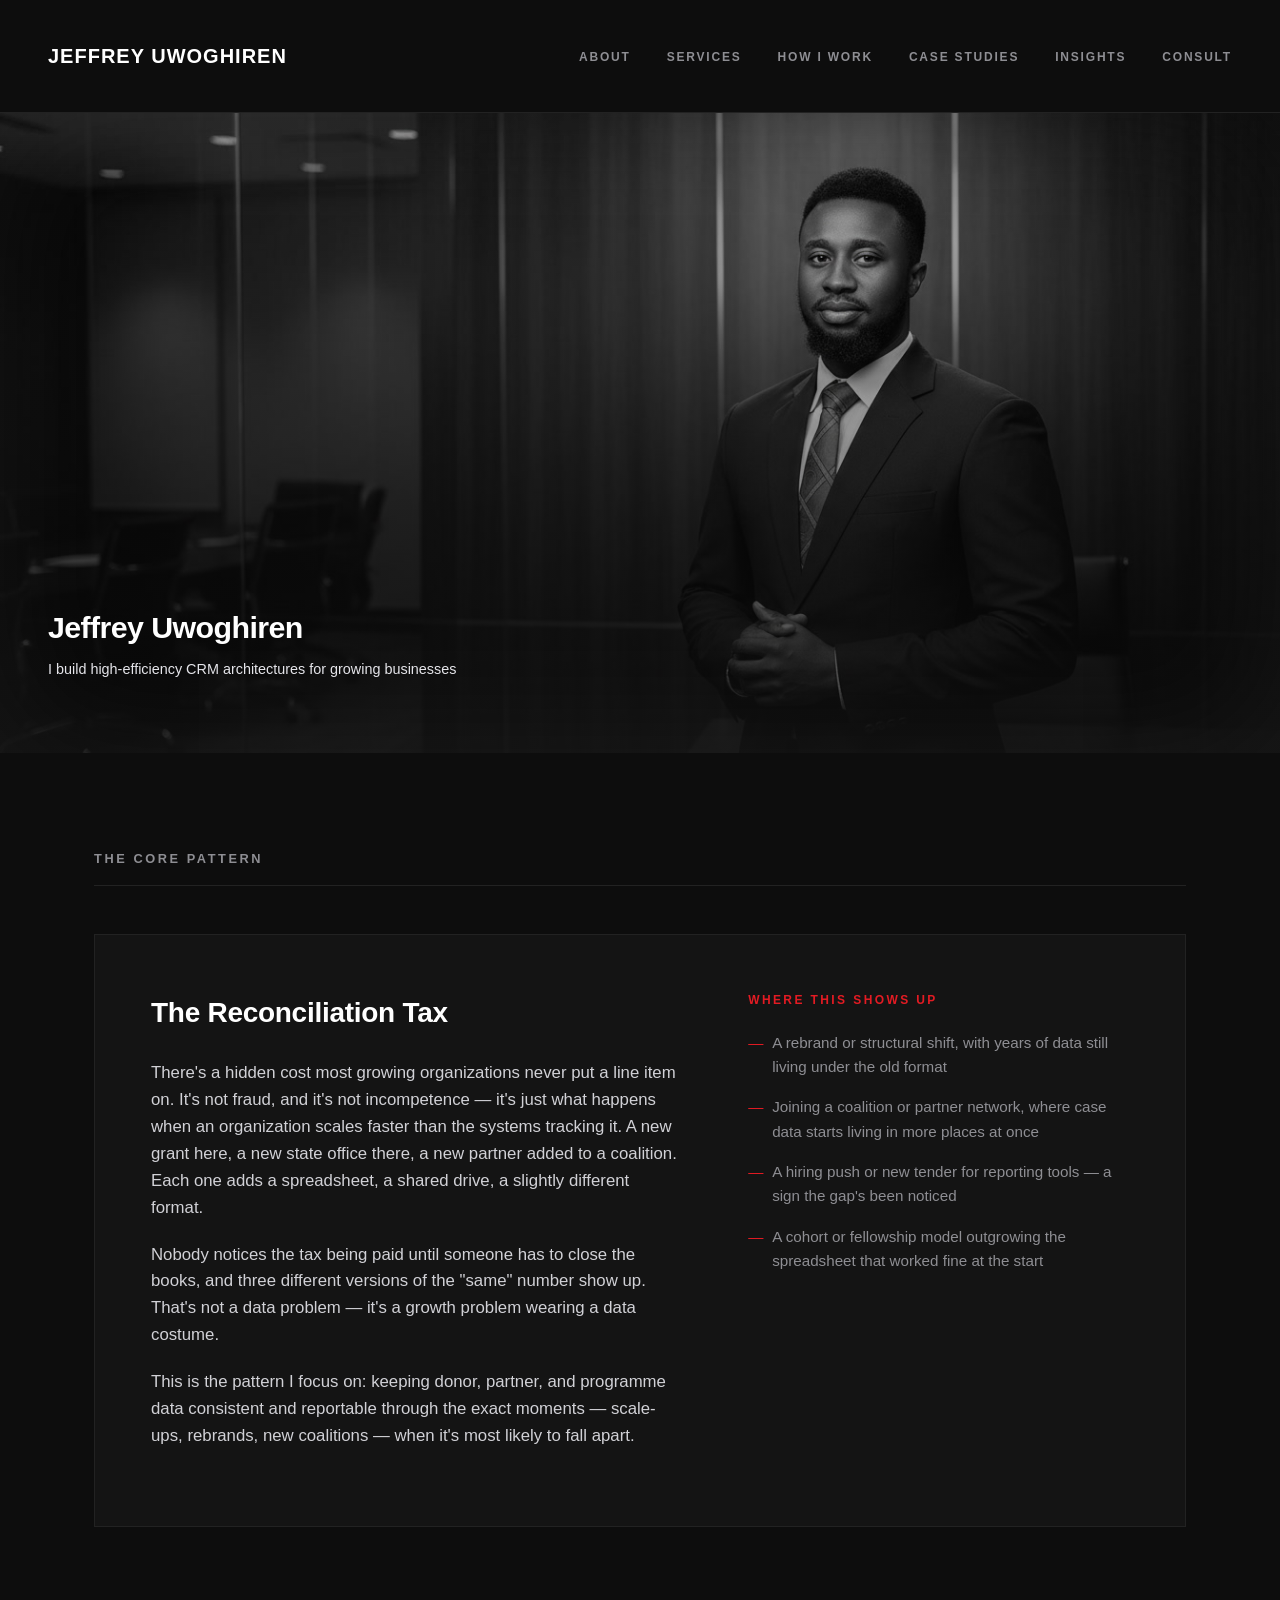
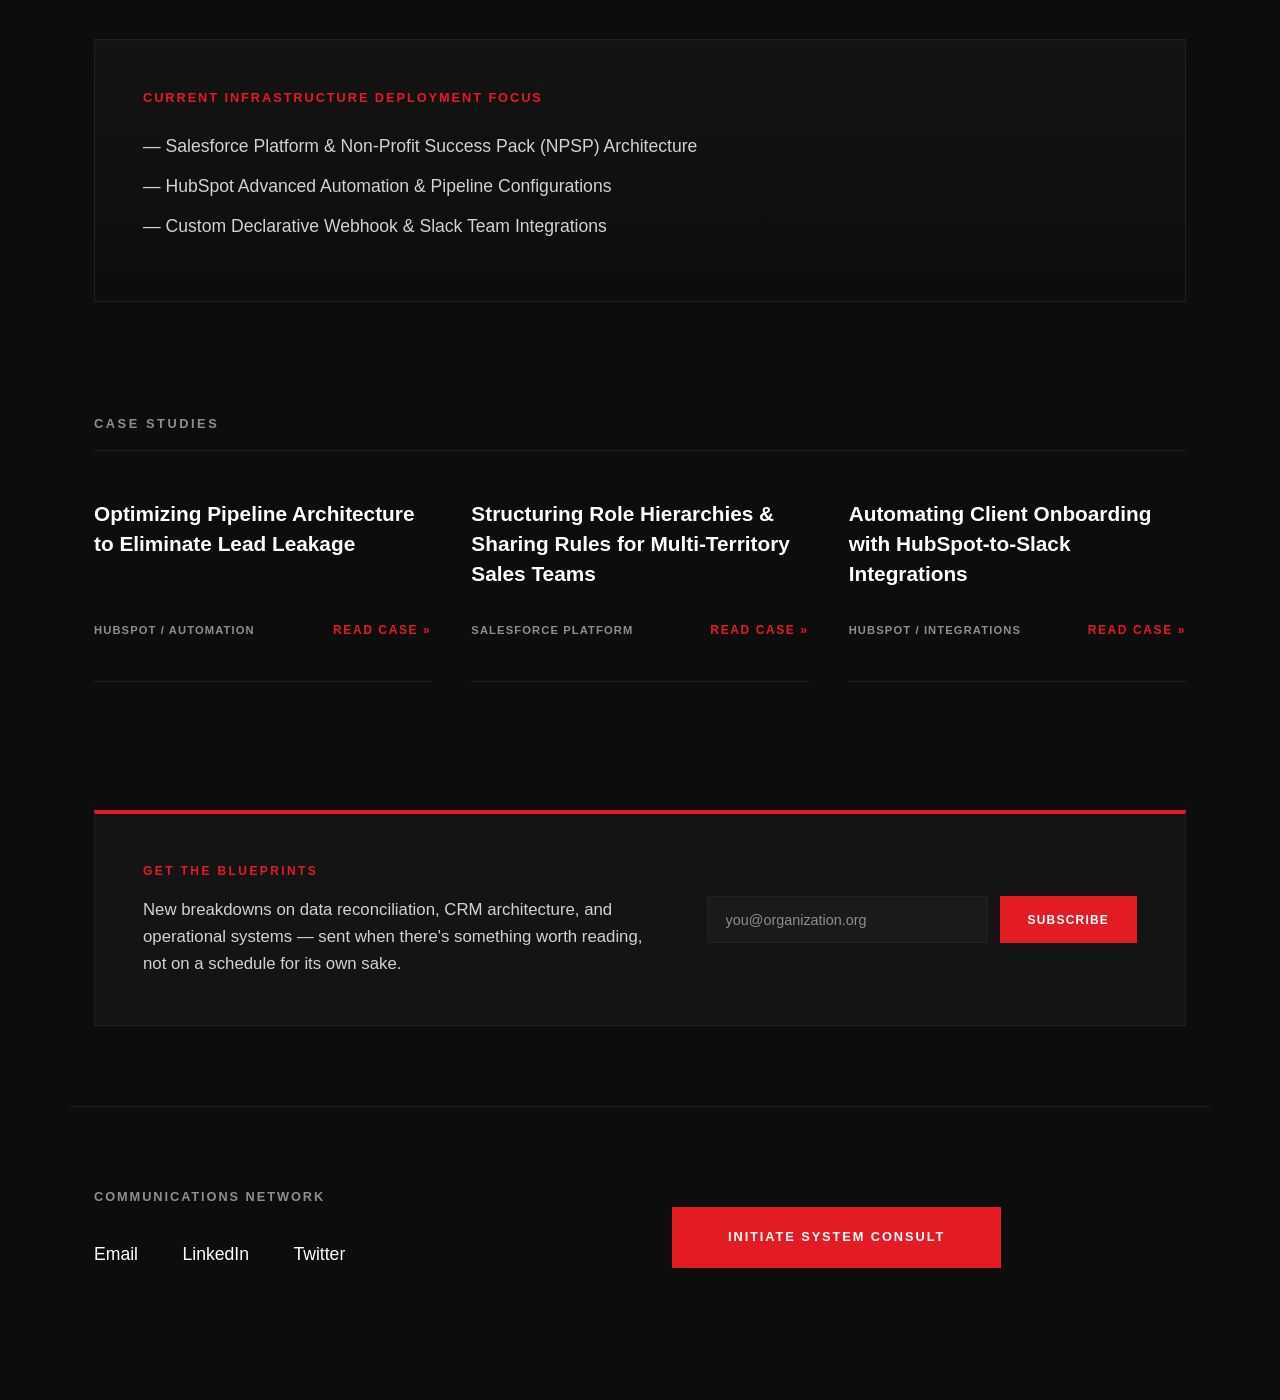
<file: index.html>
<!DOCTYPE html>
<html lang="en-US">
<head>
    <meta charset="UTF-8">
    <meta name="viewport" content="width=device-width, initial-scale=1">
    <title>Jeffrey Uwoghiren — CRM Architect</title>
    <link rel="stylesheet" href="style.css">
</head>
<body>

    <header class="site-header">
        <a href="index.html" class="brand-title">Jeffrey Uwoghiren</a>
        <ul class="main-navigation">
            <li><a href="about.html">About</a></li>
            <li><a href="services.html">Services</a></li>
            <li><a href="how-we-work.html">How I Work</a></li>
            <li><a href="case-studies.html">Case Studies</a></li>
            <li><a href="insights.html">Insights</a></li>
            <li><a href="#consult">Consult</a></li>
        </ul>
    </header>

    <!-- Hero — full-bleed image, edge to edge, with overlaid name/tagline (upload Hero.jpg to the repo root) -->
    <section class="home-hero" role="img" aria-label="Jeffrey Uwoghiren">
        <div class="home-hero-overlay">
            <h1 class="hero-slide-in hero-slide-in-1">Jeffrey Uwoghiren</h1>
            <p class="hero-slide-in hero-slide-in-2">I build high-efficiency CRM architectures for growing businesses</p>
        </div>
    </section>

    <main class="page-container">

        <!-- Core Pattern Section — the Reconciliation Tax -->
        <section id="reconciliation-tax">
            <div class="section-header-label">The Core Pattern</div>
            <div class="pattern-panel">
                <div>
                    <h3>The Reconciliation Tax</h3>
                    <p>
                        There's a hidden cost most growing organizations never put a line item on. It's not fraud, and it's not incompetence — it's just what happens when an organization scales faster than the systems tracking it. A new grant here, a new state office there, a new partner added to a coalition. Each one adds a spreadsheet, a shared drive, a slightly different format.
                    </p>
                    <p>
                        Nobody notices the tax being paid until someone has to close the books, and three different versions of the "same" number show up. That's not a data problem — it's a growth problem wearing a data costume.
                    </p>
                    <p>
                        This is the pattern I focus on: keeping donor, partner, and programme data consistent and reportable through the exact moments — scale-ups, rebrands, new coalitions — when it's most likely to fall apart.
                    </p>
                </div>
                <div class="pattern-signals">
                    <h4>Where This Shows Up</h4>
                    <ul>
                        <li>A rebrand or structural shift, with years of data still living under the old format</li>
                        <li>Joining a coalition or partner network, where case data starts living in more places at once</li>
                        <li>A hiring push or new tender for reporting tools — a sign the gap's been noticed</li>
                        <li>A cohort or fellowship model outgrowing the spreadsheet that worked fine at the start</li>
                    </ul>
                </div>
            </div>

            <div class="ecosystem-summary-panel" style="margin-bottom: 7rem;">
                <h4>Current Infrastructure Deployment Focus</h4>
                <p>— Salesforce Platform & Non-Profit Success Pack (NPSP) Architecture</p>
                <p>— HubSpot Advanced Automation & Pipeline Configurations</p>
                <p>— Custom Declarative Webhook & Slack Team Integrations</p>
            </div>
        </section>

        <!-- Case Studies preview — all three featured, full write-ups live on /case-studies.html -->
        <section id="case-documentation">
            <div class="section-header-label">Case Studies</div>
            <div class="showcase-grid-layout">

                <div class="showcase-item-card">
                    <h3><a href="case-studies.html">Optimizing Pipeline Architecture to Eliminate Lead Leakage</a></h3>
                    <div class="showcase-item-meta">
                        <span class="meta-context-tag">HubSpot / Automation</span>
                        <a href="case-studies.html" class="action-trigger-link">READ CASE »</a>
                    </div>
                </div>

                <div class="showcase-item-card">
                    <h3><a href="case-studies.html">Structuring Role Hierarchies & Sharing Rules for Multi-Territory Sales Teams</a></h3>
                    <div class="showcase-item-meta">
                        <span class="meta-context-tag">Salesforce Platform</span>
                        <a href="case-studies.html" class="action-trigger-link">READ CASE »</a>
                    </div>
                </div>

                <div class="showcase-item-card">
                    <h3><a href="case-studies.html">Automating Client Onboarding with HubSpot-to-Slack Integrations</a></h3>
                    <div class="showcase-item-meta">
                        <span class="meta-context-tag">HubSpot / Integrations</span>
                        <a href="case-studies.html" class="action-trigger-link">READ CASE »</a>
                    </div>
                </div>

            </div>
        </section>

        <!-- Newsletter — capture only, per site map (content lives on /insights) -->
        <section class="newsletter-panel">
            <div>
                <h4>Get the Blueprints</h4>
                <p>New breakdowns on data reconciliation, CRM architecture, and operational systems — sent when there's something worth reading, not on a schedule for its own sake.</p>
            </div>
            <form class="newsletter-form" action="#" method="POST">
                <!-- Replace action="#" with your HubSpot form endpoint -->
                <input type="email" name="email" placeholder="you@organization.org" required>
                <button type="submit">Subscribe</button>
            </form>
        </section>

    </main>

    <footer class="site-footer" id="consult">
        <div>
            <div class="footer-column-title">Communications Network</div>
            <div class="footer-directory-links">
                <a href="mailto:jeffreyuwoghiren@gmail.com">Email</a>
                <a href="https://www.linkedin.com/in/jeffrey-uwoghiren-63b48b378/" target="_blank">LinkedIn</a>
                <a href="https://x.com/Its_Imiefan" target="_blank">Twitter</a>
            </div>
        </div>
        <div class="footer-action-panel">
            <a href="https://2gney8.share-eu1.hsforms.com/2RWfmfgoYSVKW5AHld2Sk1Q" target="_blank" class="primary-action-button">Initiate System Consult</a>
        </div>
    </footer>

</body>
</html>
</file>
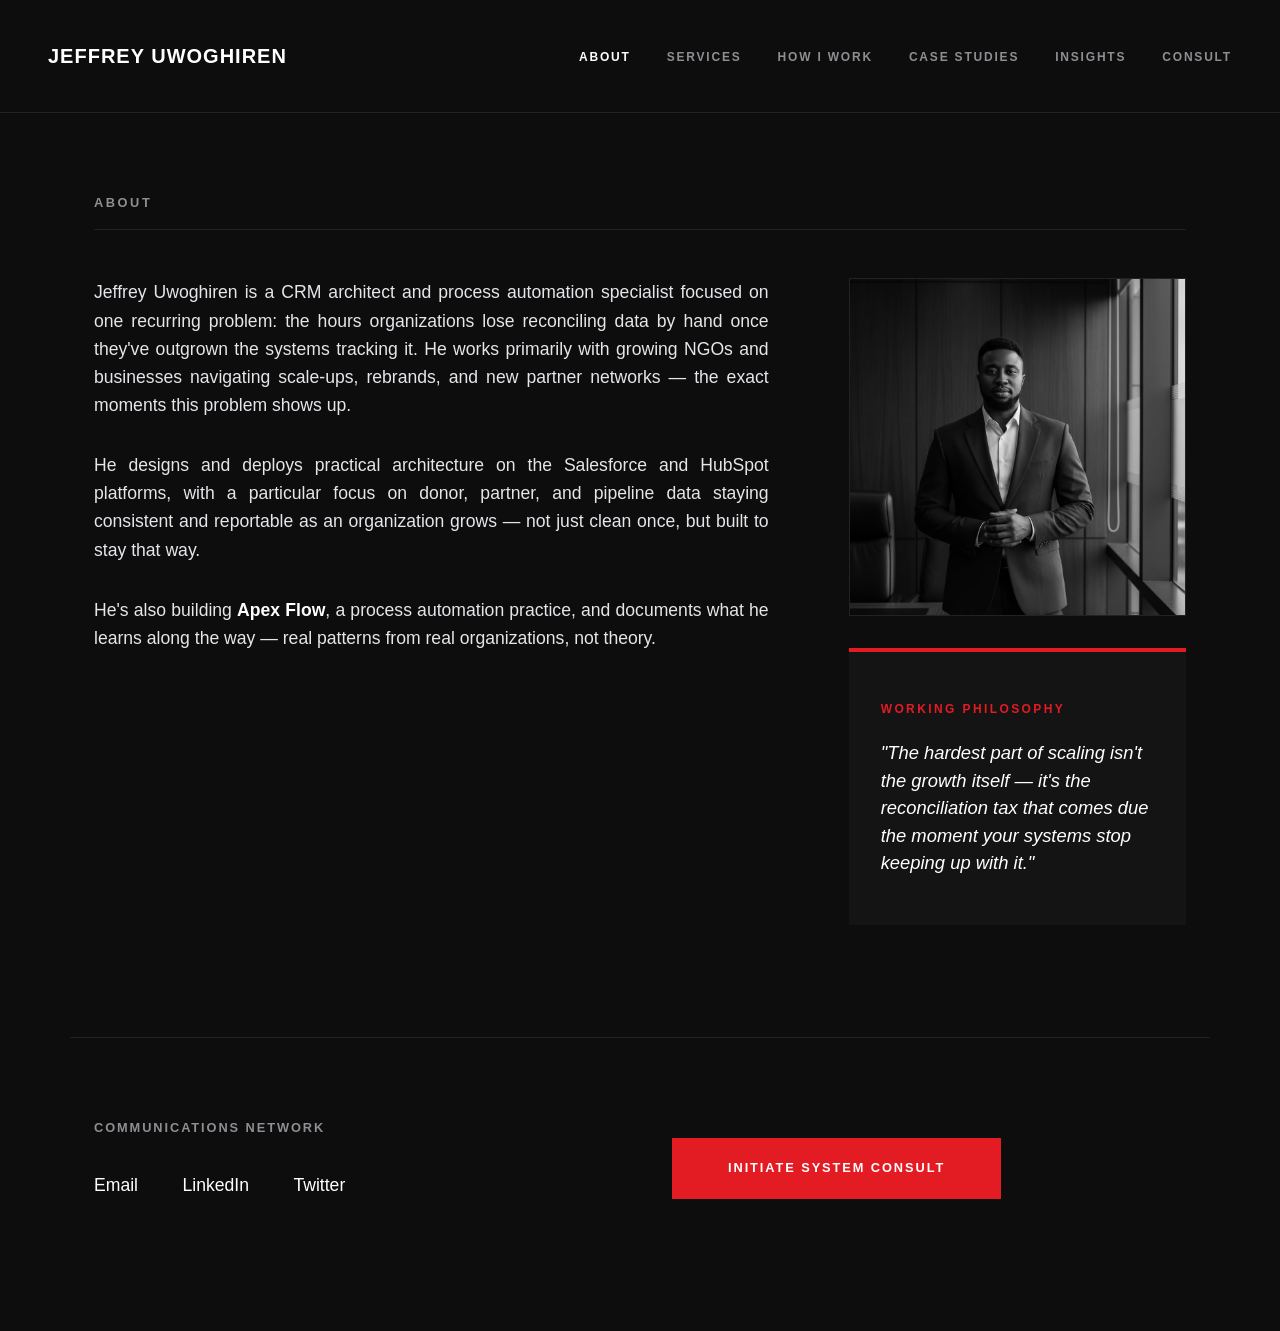
<file: about.html>
<!DOCTYPE html>
<html lang="en-US">
<head>
    <meta charset="UTF-8">
    <meta name="viewport" content="width=device-width, initial-scale=1">
    <title>About — Jeffrey Uwoghiren</title>
    <link rel="stylesheet" href="style.css">
</head>
<body>

    <header class="site-header">
        <a href="index.html" class="brand-title">Jeffrey Uwoghiren</a>
        <ul class="main-navigation">
            <li class="active"><a href="about.html">About</a></li>
            <li><a href="services.html">Services</a></li>
            <li><a href="how-we-work.html">How I Work</a></li>
            <li><a href="case-studies.html">Case Studies</a></li>
            <li><a href="insights.html">Insights</a></li>
            <li><a href="index.html#consult">Consult</a></li>
        </ul>
    </header>

    <main class="page-container">

        <section class="section-header-label" style="margin-top: 0;">About</section>

        <section class="profile-split-wrapper">
            <div class="profile-narrative">
                <p>
                    Jeffrey Uwoghiren is a CRM architect and process automation specialist focused on one recurring problem: the hours organizations lose reconciling data by hand once they've outgrown the systems tracking it. He works primarily with growing NGOs and businesses navigating scale-ups, rebrands, and new partner networks — the exact moments this problem shows up.
                </p>
                <p>
                    He designs and deploys practical architecture on the Salesforce and HubSpot platforms, with a particular focus on donor, partner, and pipeline data staying consistent and reportable as an organization grows — not just clean once, but built to stay that way.
                </p>
                <p>
                    He's also building <strong>Apex Flow</strong>, a process automation practice, and documents what he learns along the way — real patterns from real organizations, not theory.
                </p>
            </div>
            <div>
                <div class="headshot-frame">
                    <img src="Headshot.jpg" alt="Jeffrey Uwoghiren">
                </div>
                <div class="editorial-quote-card">
                    <h4>Working Philosophy</h4>
                    <div class="quote-content">
                        "The hardest part of scaling isn't the growth itself — it's the reconciliation tax that comes due the moment your systems stop keeping up with it."
                    </div>
                </div>
            </div>
        </section>

    </main>

    <footer class="site-footer" id="consult">
        <div>
            <div class="footer-column-title">Communications Network</div>
            <div class="footer-directory-links">
                <a href="mailto:jeffreyuwoghiren@gmail.com">Email</a>
                <a href="https://www.linkedin.com/in/jeffrey-uwoghiren-63b48b378/" target="_blank">LinkedIn</a>
                <a href="https://x.com/Its_Imiefan" target="_blank">Twitter</a>
            </div>
        </div>
        <div class="footer-action-panel">
            <a href="https://2gney8.share-eu1.hsforms.com/2RWfmfgoYSVKW5AHld2Sk1Q" target="_blank" class="primary-action-button">Initiate System Consult</a>
        </div>
    </footer>

</body>
</html>
</file>
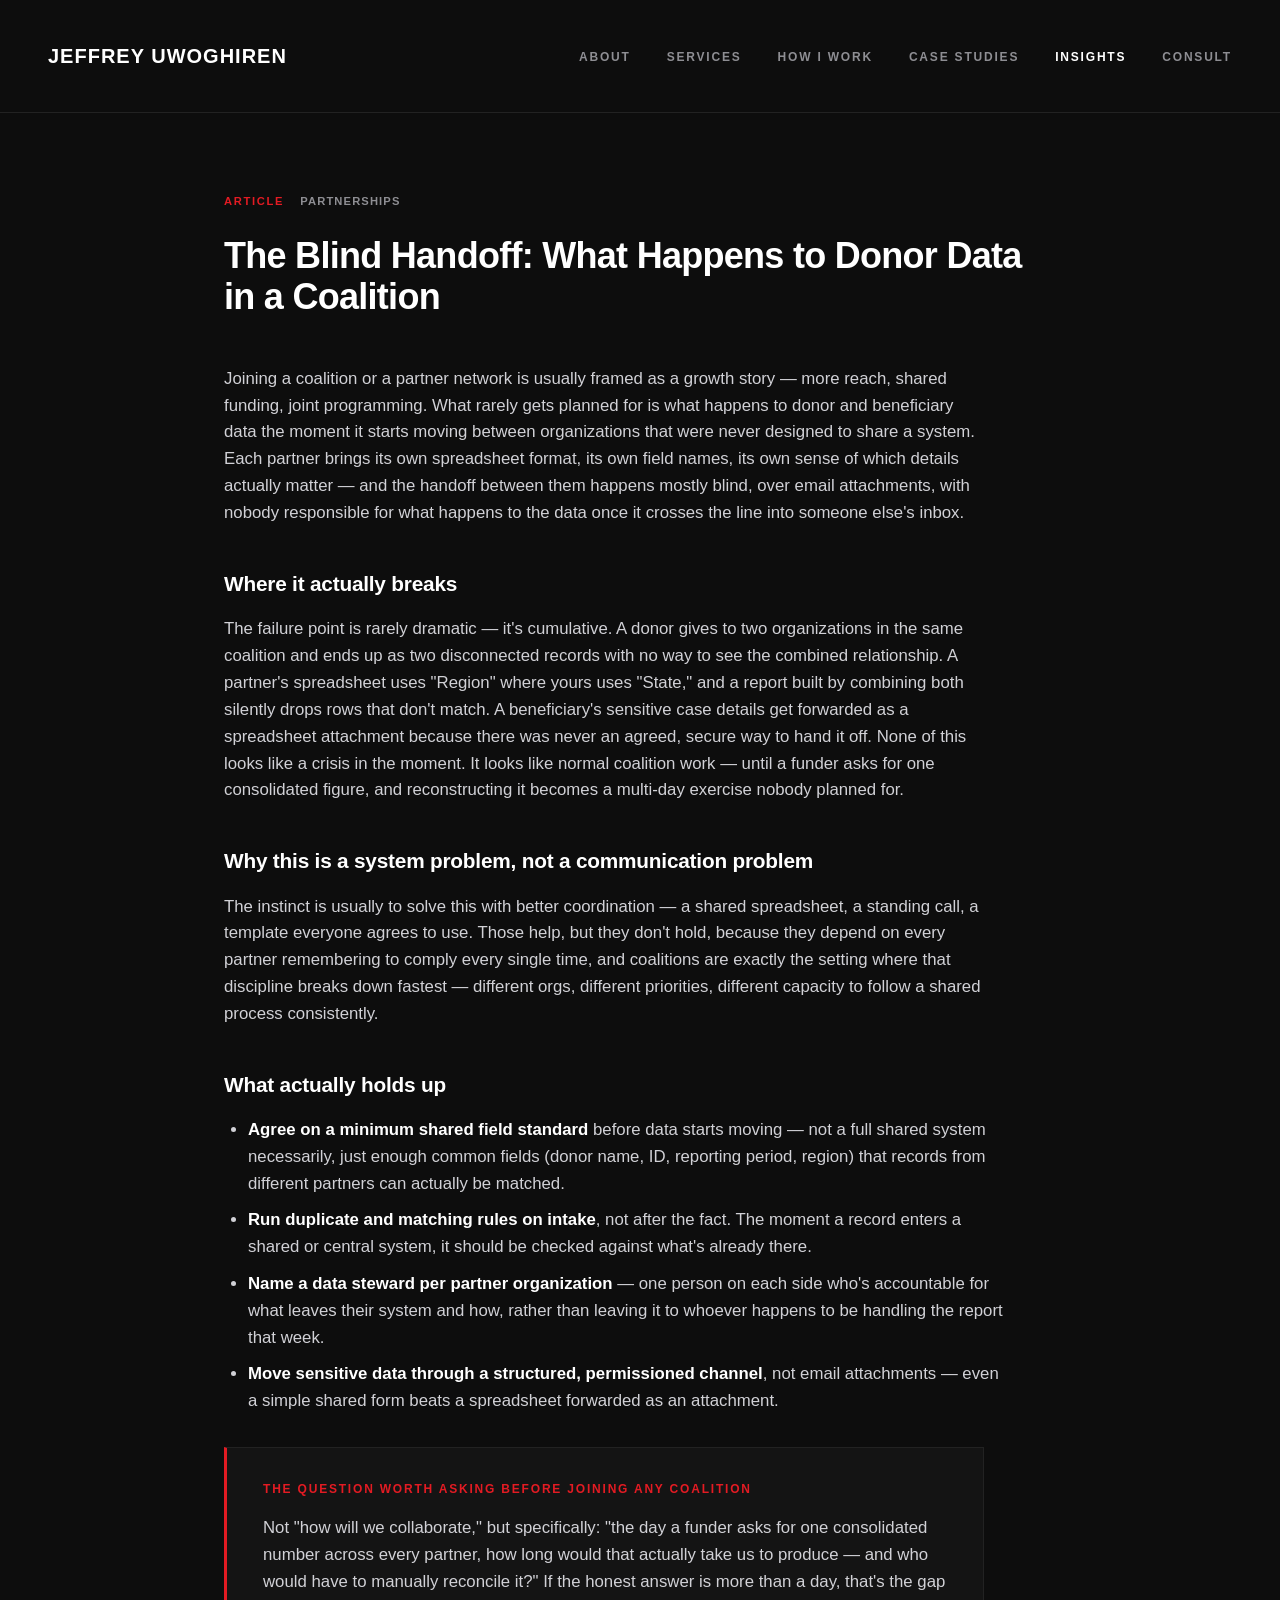
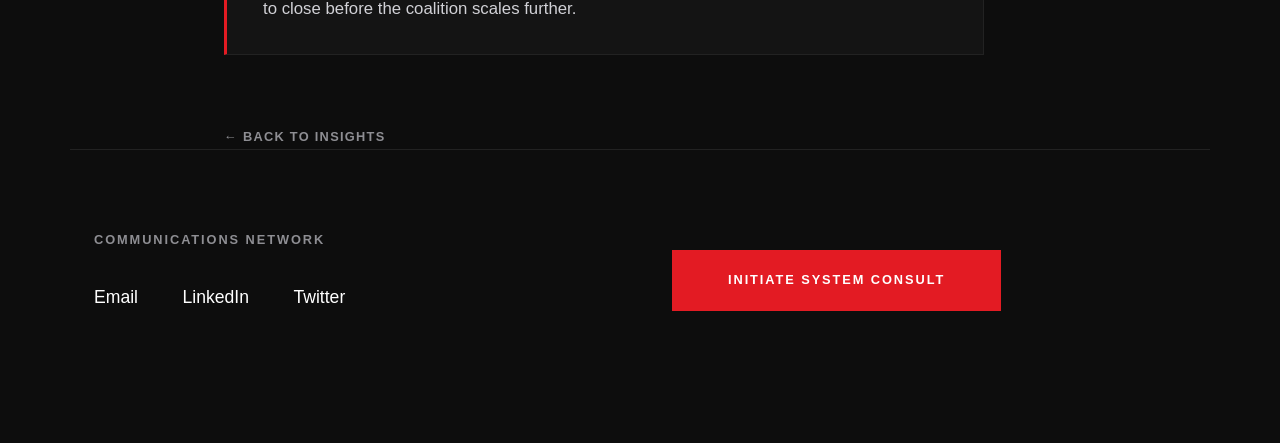
<file: article-coalition-handoff.html>
<!DOCTYPE html>
<html lang="en-US">
<head>
    <meta charset="UTF-8">
    <meta name="viewport" content="width=device-width, initial-scale=1">
    <title>The Blind Handoff — Jeffrey Uwoghiren</title>
    <link rel="stylesheet" href="style.css">
</head>
<body>

    <header class="site-header">
        <a href="index.html" class="brand-title">Jeffrey Uwoghiren</a>
        <ul class="main-navigation">
            <li><a href="about.html">About</a></li>
            <li><a href="services.html">Services</a></li>
            <li><a href="how-we-work.html">How I Work</a></li>
            <li><a href="case-studies.html">Case Studies</a></li>
            <li class="active"><a href="insights.html">Insights</a></li>
            <li><a href="index.html#consult">Consult</a></li>
        </ul>
    </header>

    <main class="page-container narrow">

        <section style="margin-bottom: 3rem;">
            <div class="article-meta-row">
                <span class="article-type-tag">Article</span>
                <span class="meta-context-tag">Partnerships</span>
            </div>
            <div class="hero-banner-text">The Blind Handoff: What Happens to Donor Data in a Coalition</div>
        </section>

        <section class="article-body">
            <p>
                Joining a coalition or a partner network is usually framed as a growth story — more reach, shared funding, joint programming. What rarely gets planned for is what happens to donor and beneficiary data the moment it starts moving between organizations that were never designed to share a system. Each partner brings its own spreadsheet format, its own field names, its own sense of which details actually matter — and the handoff between them happens mostly blind, over email attachments, with nobody responsible for what happens to the data once it crosses the line into someone else's inbox.
            </p>

            <h2>Where it actually breaks</h2>
            <p>
                The failure point is rarely dramatic — it's cumulative. A donor gives to two organizations in the same coalition and ends up as two disconnected records with no way to see the combined relationship. A partner's spreadsheet uses "Region" where yours uses "State," and a report built by combining both silently drops rows that don't match. A beneficiary's sensitive case details get forwarded as a spreadsheet attachment because there was never an agreed, secure way to hand it off. None of this looks like a crisis in the moment. It looks like normal coalition work — until a funder asks for one consolidated figure, and reconstructing it becomes a multi-day exercise nobody planned for.
            </p>

            <h2>Why this is a system problem, not a communication problem</h2>
            <p>
                The instinct is usually to solve this with better coordination — a shared spreadsheet, a standing call, a template everyone agrees to use. Those help, but they don't hold, because they depend on every partner remembering to comply every single time, and coalitions are exactly the setting where that discipline breaks down fastest — different orgs, different priorities, different capacity to follow a shared process consistently.
            </p>

            <h2>What actually holds up</h2>
            <ul>
                <li><strong>Agree on a minimum shared field standard</strong> before data starts moving — not a full shared system necessarily, just enough common fields (donor name, ID, reporting period, region) that records from different partners can actually be matched.</li>
                <li><strong>Run duplicate and matching rules on intake</strong>, not after the fact. The moment a record enters a shared or central system, it should be checked against what's already there.</li>
                <li><strong>Name a data steward per partner organization</strong> — one person on each side who's accountable for what leaves their system and how, rather than leaving it to whoever happens to be handling the report that week.</li>
                <li><strong>Move sensitive data through a structured, permissioned channel</strong>, not email attachments — even a simple shared form beats a spreadsheet forwarded as an attachment.</li>
            </ul>

            <div class="article-checklist-box">
                <h4>The question worth asking before joining any coalition</h4>
                <p style="margin-bottom: 0; max-width: none;">Not "how will we collaborate," but specifically: "the day a funder asks for one consolidated number across every partner, how long would that actually take us to produce — and who would have to manually reconcile it?" If the honest answer is more than a day, that's the gap to close before the coalition scales further.</p>
            </div>

            <a href="insights.html" class="back-to-insights">← Back to Insights</a>
        </section>

    </main>

    <footer class="site-footer" id="consult">
        <div>
            <div class="footer-column-title">Communications Network</div>
            <div class="footer-directory-links">
                <a href="mailto:jeffreyuwoghiren@gmail.com">Email</a>
                <a href="https://www.linkedin.com/in/jeffrey-uwoghiren-63b48b378/" target="_blank">LinkedIn</a>
                <a href="https://x.com/Its_Imiefan" target="_blank">Twitter</a>
            </div>
        </div>
        <div class="footer-action-panel">
            <a href="https://2gney8.share-eu1.hsforms.com/2RWfmfgoYSVKW5AHld2Sk1Q" target="_blank" class="primary-action-button">Initiate System Consult</a>
        </div>
    </footer>

</body>
</html>
</file>
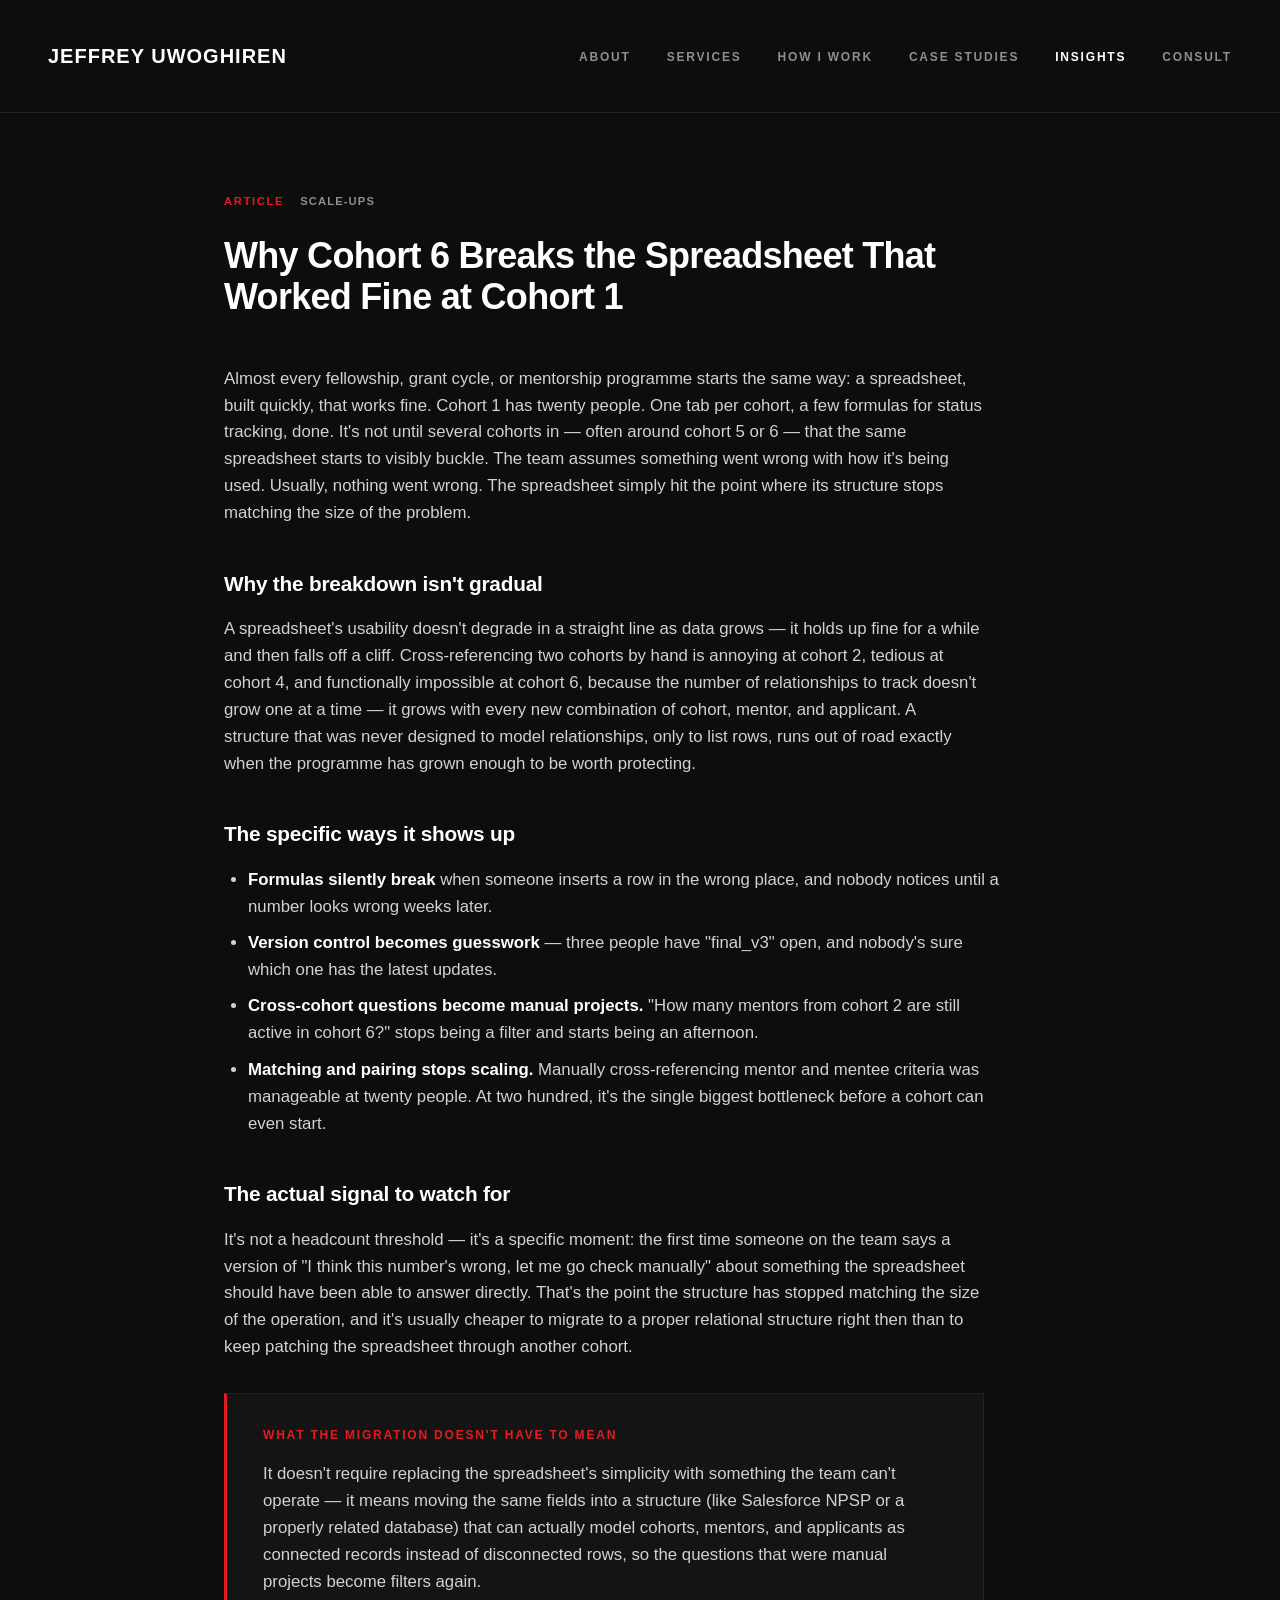
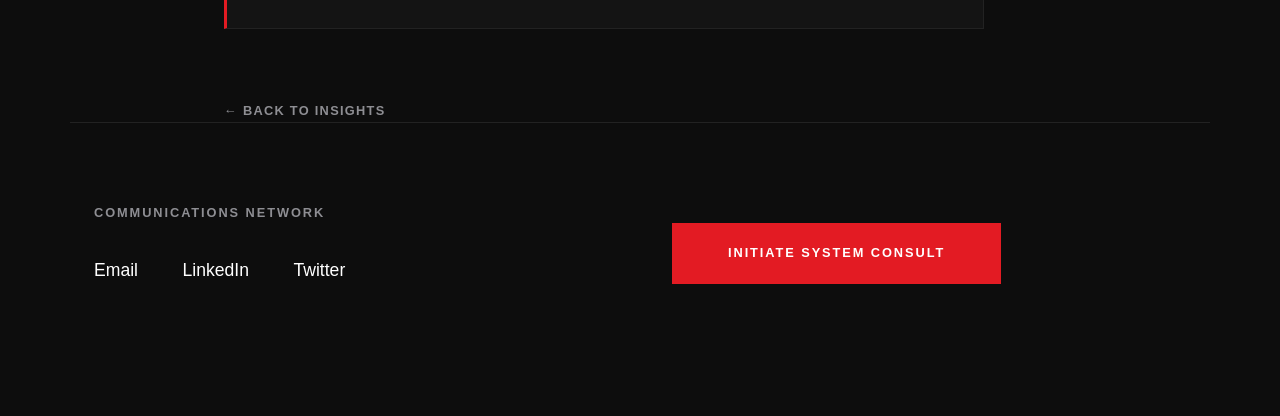
<file: article-cohort-scaling.html>
<!DOCTYPE html>
<html lang="en-US">
<head>
    <meta charset="UTF-8">
    <meta name="viewport" content="width=device-width, initial-scale=1">
    <title>Why Cohort 6 Breaks the Spreadsheet — Jeffrey Uwoghiren</title>
    <link rel="stylesheet" href="style.css">
</head>
<body>

    <header class="site-header">
        <a href="index.html" class="brand-title">Jeffrey Uwoghiren</a>
        <ul class="main-navigation">
            <li><a href="about.html">About</a></li>
            <li><a href="services.html">Services</a></li>
            <li><a href="how-we-work.html">How I Work</a></li>
            <li><a href="case-studies.html">Case Studies</a></li>
            <li class="active"><a href="insights.html">Insights</a></li>
            <li><a href="index.html#consult">Consult</a></li>
        </ul>
    </header>

    <main class="page-container narrow">

        <section style="margin-bottom: 3rem;">
            <div class="article-meta-row">
                <span class="article-type-tag">Article</span>
                <span class="meta-context-tag">Scale-Ups</span>
            </div>
            <div class="hero-banner-text">Why Cohort 6 Breaks the Spreadsheet That Worked Fine at Cohort 1</div>
        </section>

        <section class="article-body">
            <p>
                Almost every fellowship, grant cycle, or mentorship programme starts the same way: a spreadsheet, built quickly, that works fine. Cohort 1 has twenty people. One tab per cohort, a few formulas for status tracking, done. It's not until several cohorts in — often around cohort 5 or 6 — that the same spreadsheet starts to visibly buckle. The team assumes something went wrong with how it's being used. Usually, nothing went wrong. The spreadsheet simply hit the point where its structure stops matching the size of the problem.
            </p>

            <h2>Why the breakdown isn't gradual</h2>
            <p>
                A spreadsheet's usability doesn't degrade in a straight line as data grows — it holds up fine for a while and then falls off a cliff. Cross-referencing two cohorts by hand is annoying at cohort 2, tedious at cohort 4, and functionally impossible at cohort 6, because the number of relationships to track doesn't grow one at a time — it grows with every new combination of cohort, mentor, and applicant. A structure that was never designed to model relationships, only to list rows, runs out of road exactly when the programme has grown enough to be worth protecting.
            </p>

            <h2>The specific ways it shows up</h2>
            <ul>
                <li><strong>Formulas silently break</strong> when someone inserts a row in the wrong place, and nobody notices until a number looks wrong weeks later.</li>
                <li><strong>Version control becomes guesswork</strong> — three people have "final_v3" open, and nobody's sure which one has the latest updates.</li>
                <li><strong>Cross-cohort questions become manual projects.</strong> "How many mentors from cohort 2 are still active in cohort 6?" stops being a filter and starts being an afternoon.</li>
                <li><strong>Matching and pairing stops scaling.</strong> Manually cross-referencing mentor and mentee criteria was manageable at twenty people. At two hundred, it's the single biggest bottleneck before a cohort can even start.</li>
            </ul>

            <h2>The actual signal to watch for</h2>
            <p>
                It's not a headcount threshold — it's a specific moment: the first time someone on the team says a version of "I think this number's wrong, let me go check manually" about something the spreadsheet should have been able to answer directly. That's the point the structure has stopped matching the size of the operation, and it's usually cheaper to migrate to a proper relational structure right then than to keep patching the spreadsheet through another cohort.
            </p>

            <div class="article-checklist-box">
                <h4>What the migration doesn't have to mean</h4>
                <p style="margin-bottom: 0; max-width: none;">It doesn't require replacing the spreadsheet's simplicity with something the team can't operate — it means moving the same fields into a structure (like Salesforce NPSP or a properly related database) that can actually model cohorts, mentors, and applicants as connected records instead of disconnected rows, so the questions that were manual projects become filters again.</p>
            </div>

            <a href="insights.html" class="back-to-insights">← Back to Insights</a>
        </section>

    </main>

    <footer class="site-footer" id="consult">
        <div>
            <div class="footer-column-title">Communications Network</div>
            <div class="footer-directory-links">
                <a href="mailto:jeffreyuwoghiren@gmail.com">Email</a>
                <a href="https://www.linkedin.com/in/jeffrey-uwoghiren-63b48b378/" target="_blank">LinkedIn</a>
                <a href="https://x.com/Its_Imiefan" target="_blank">Twitter</a>
            </div>
        </div>
        <div class="footer-action-panel">
            <a href="https://2gney8.share-eu1.hsforms.com/2RWfmfgoYSVKW5AHld2Sk1Q" target="_blank" class="primary-action-button">Initiate System Consult</a>
        </div>
    </footer>

</body>
</html>
</file>
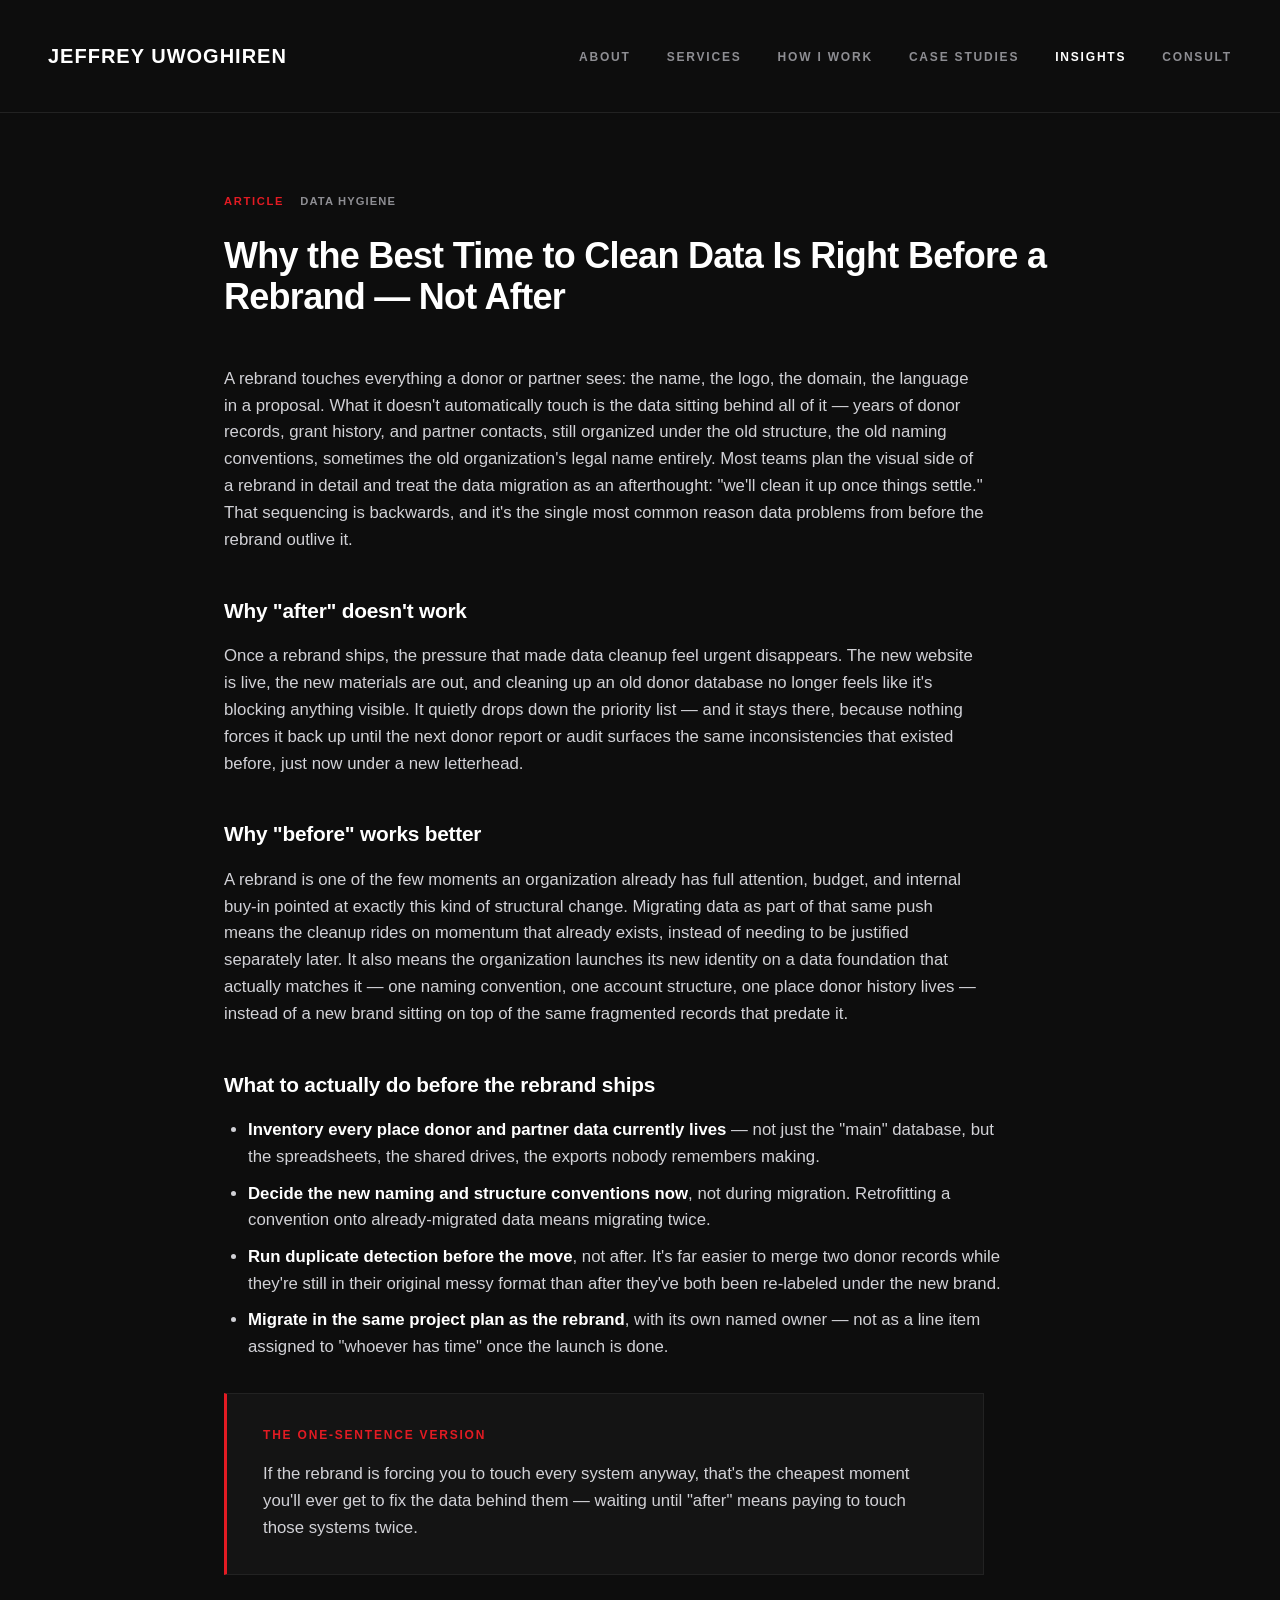
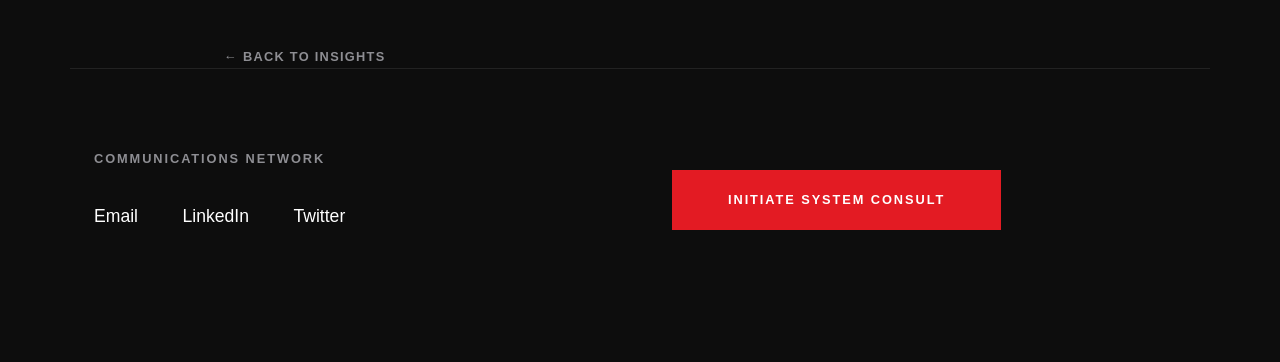
<file: article-rebrand-data.html>
<!DOCTYPE html>
<html lang="en-US">
<head>
    <meta charset="UTF-8">
    <meta name="viewport" content="width=device-width, initial-scale=1">
    <title>Clean Data Before a Rebrand, Not After — Jeffrey Uwoghiren</title>
    <link rel="stylesheet" href="style.css">
</head>
<body>

    <header class="site-header">
        <a href="index.html" class="brand-title">Jeffrey Uwoghiren</a>
        <ul class="main-navigation">
            <li><a href="about.html">About</a></li>
            <li><a href="services.html">Services</a></li>
            <li><a href="how-we-work.html">How I Work</a></li>
            <li><a href="case-studies.html">Case Studies</a></li>
            <li class="active"><a href="insights.html">Insights</a></li>
            <li><a href="index.html#consult">Consult</a></li>
        </ul>
    </header>

    <main class="page-container narrow">

        <section style="margin-bottom: 3rem;">
            <div class="article-meta-row">
                <span class="article-type-tag">Article</span>
                <span class="meta-context-tag">Data Hygiene</span>
            </div>
            <div class="hero-banner-text">Why the Best Time to Clean Data Is Right Before a Rebrand — Not After</div>
        </section>

        <section class="article-body">
            <p>
                A rebrand touches everything a donor or partner sees: the name, the logo, the domain, the language in a proposal. What it doesn't automatically touch is the data sitting behind all of it — years of donor records, grant history, and partner contacts, still organized under the old structure, the old naming conventions, sometimes the old organization's legal name entirely. Most teams plan the visual side of a rebrand in detail and treat the data migration as an afterthought: "we'll clean it up once things settle." That sequencing is backwards, and it's the single most common reason data problems from before the rebrand outlive it.
            </p>

            <h2>Why "after" doesn't work</h2>
            <p>
                Once a rebrand ships, the pressure that made data cleanup feel urgent disappears. The new website is live, the new materials are out, and cleaning up an old donor database no longer feels like it's blocking anything visible. It quietly drops down the priority list — and it stays there, because nothing forces it back up until the next donor report or audit surfaces the same inconsistencies that existed before, just now under a new letterhead.
            </p>

            <h2>Why "before" works better</h2>
            <p>
                A rebrand is one of the few moments an organization already has full attention, budget, and internal buy-in pointed at exactly this kind of structural change. Migrating data as part of that same push means the cleanup rides on momentum that already exists, instead of needing to be justified separately later. It also means the organization launches its new identity on a data foundation that actually matches it — one naming convention, one account structure, one place donor history lives — instead of a new brand sitting on top of the same fragmented records that predate it.
            </p>

            <h2>What to actually do before the rebrand ships</h2>
            <ul>
                <li><strong>Inventory every place donor and partner data currently lives</strong> — not just the "main" database, but the spreadsheets, the shared drives, the exports nobody remembers making.</li>
                <li><strong>Decide the new naming and structure conventions now</strong>, not during migration. Retrofitting a convention onto already-migrated data means migrating twice.</li>
                <li><strong>Run duplicate detection before the move</strong>, not after. It's far easier to merge two donor records while they're still in their original messy format than after they've both been re-labeled under the new brand.</li>
                <li><strong>Migrate in the same project plan as the rebrand</strong>, with its own named owner — not as a line item assigned to "whoever has time" once the launch is done.</li>
            </ul>

            <div class="article-checklist-box">
                <h4>The one-sentence version</h4>
                <p style="margin-bottom: 0; max-width: none;">If the rebrand is forcing you to touch every system anyway, that's the cheapest moment you'll ever get to fix the data behind them — waiting until "after" means paying to touch those systems twice.</p>
            </div>

            <a href="insights.html" class="back-to-insights">← Back to Insights</a>
        </section>

    </main>

    <footer class="site-footer" id="consult">
        <div>
            <div class="footer-column-title">Communications Network</div>
            <div class="footer-directory-links">
                <a href="mailto:jeffreyuwoghiren@gmail.com">Email</a>
                <a href="https://www.linkedin.com/in/jeffrey-uwoghiren-63b48b378/" target="_blank">LinkedIn</a>
                <a href="https://x.com/Its_Imiefan" target="_blank">Twitter</a>
            </div>
        </div>
        <div class="footer-action-panel">
            <a href="https://2gney8.share-eu1.hsforms.com/2RWfmfgoYSVKW5AHld2Sk1Q" target="_blank" class="primary-action-button">Initiate System Consult</a>
        </div>
    </footer>

</body>
</html>
</file>
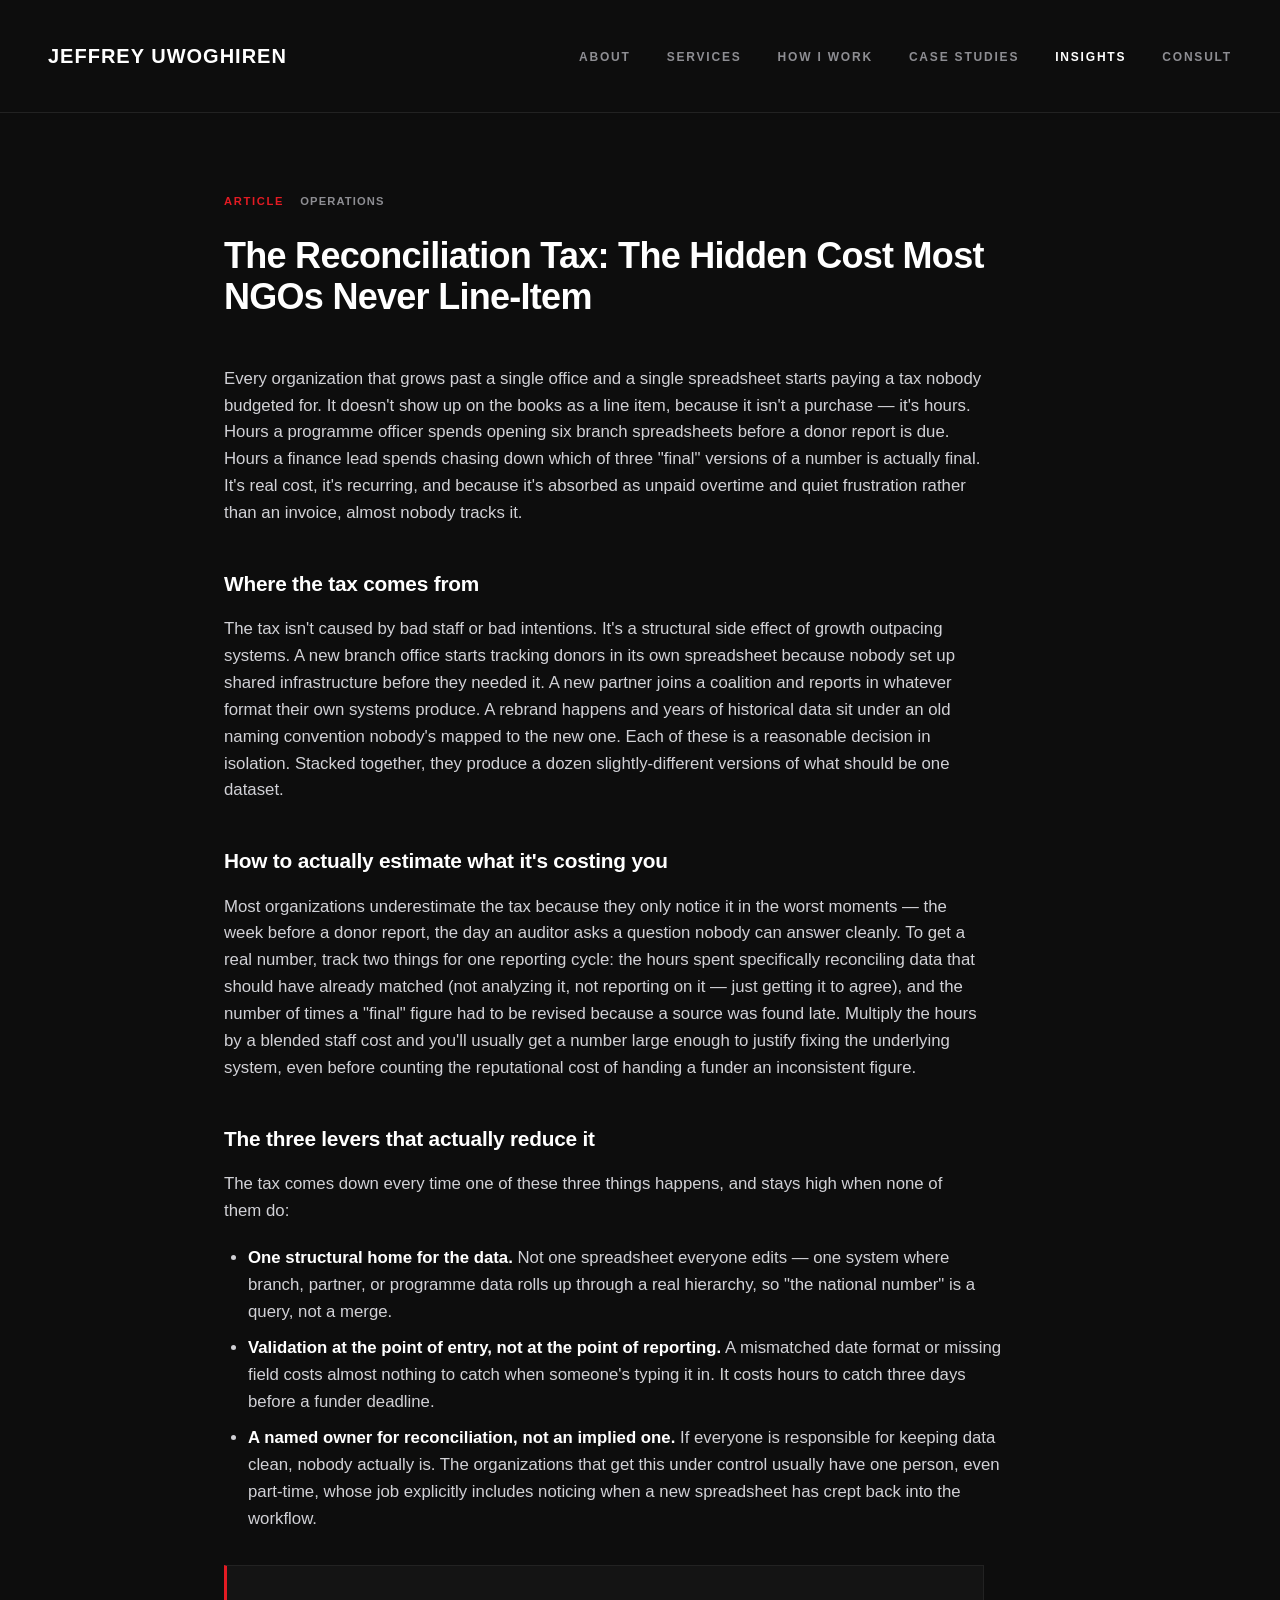
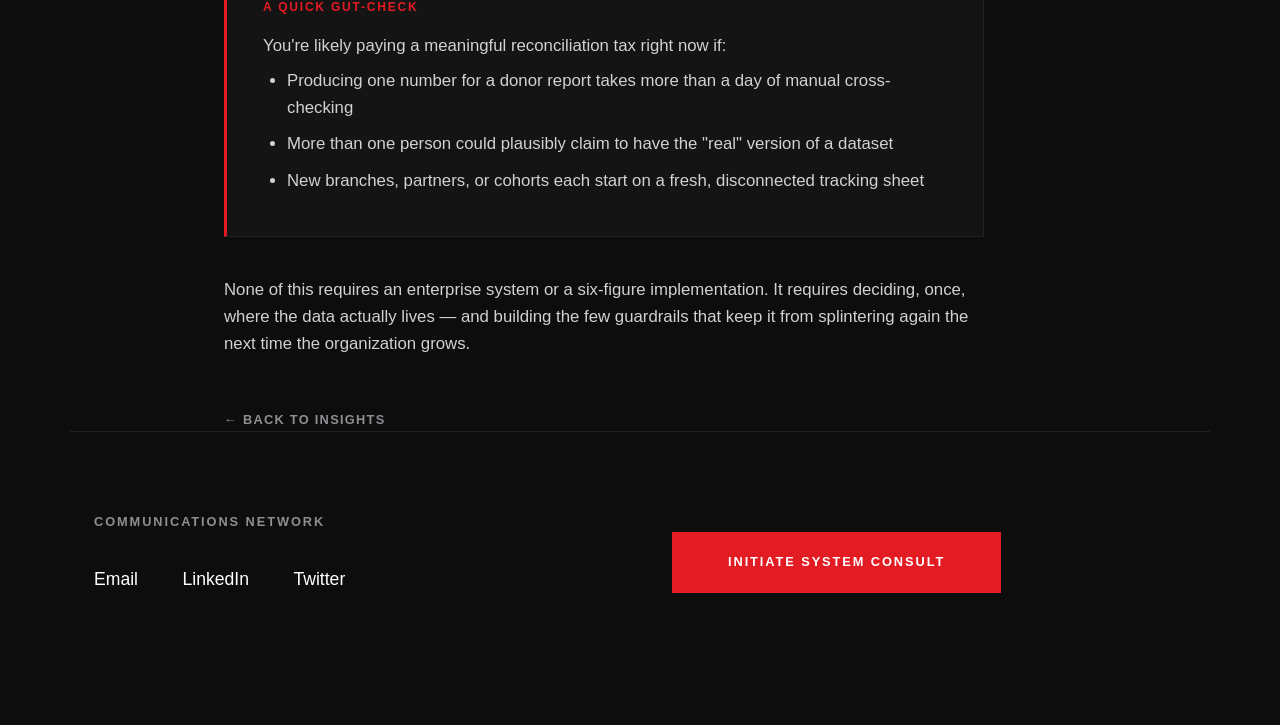
<file: article-reconciliation-tax.html>
<!DOCTYPE html>
<html lang="en-US">
<head>
    <meta charset="UTF-8">
    <meta name="viewport" content="width=device-width, initial-scale=1">
    <title>The Reconciliation Tax — Jeffrey Uwoghiren</title>
    <link rel="stylesheet" href="style.css">
</head>
<body>

    <header class="site-header">
        <a href="index.html" class="brand-title">Jeffrey Uwoghiren</a>
        <ul class="main-navigation">
            <li><a href="about.html">About</a></li>
            <li><a href="services.html">Services</a></li>
            <li><a href="how-we-work.html">How I Work</a></li>
            <li><a href="case-studies.html">Case Studies</a></li>
            <li class="active"><a href="insights.html">Insights</a></li>
            <li><a href="index.html#consult">Consult</a></li>
        </ul>
    </header>

    <main class="page-container narrow">

        <section style="margin-bottom: 3rem;">
            <div class="article-meta-row">
                <span class="article-type-tag">Article</span>
                <span class="meta-context-tag">Operations</span>
            </div>
            <div class="hero-banner-text">The Reconciliation Tax: The Hidden Cost Most NGOs Never Line-Item</div>
        </section>

        <section class="article-body">
            <p>
                Every organization that grows past a single office and a single spreadsheet starts paying a tax nobody budgeted for. It doesn't show up on the books as a line item, because it isn't a purchase — it's hours. Hours a programme officer spends opening six branch spreadsheets before a donor report is due. Hours a finance lead spends chasing down which of three "final" versions of a number is actually final. It's real cost, it's recurring, and because it's absorbed as unpaid overtime and quiet frustration rather than an invoice, almost nobody tracks it.
            </p>

            <h2>Where the tax comes from</h2>
            <p>
                The tax isn't caused by bad staff or bad intentions. It's a structural side effect of growth outpacing systems. A new branch office starts tracking donors in its own spreadsheet because nobody set up shared infrastructure before they needed it. A new partner joins a coalition and reports in whatever format their own systems produce. A rebrand happens and years of historical data sit under an old naming convention nobody's mapped to the new one. Each of these is a reasonable decision in isolation. Stacked together, they produce a dozen slightly-different versions of what should be one dataset.
            </p>

            <h2>How to actually estimate what it's costing you</h2>
            <p>
                Most organizations underestimate the tax because they only notice it in the worst moments — the week before a donor report, the day an auditor asks a question nobody can answer cleanly. To get a real number, track two things for one reporting cycle: the hours spent specifically reconciling data that should have already matched (not analyzing it, not reporting on it — just getting it to agree), and the number of times a "final" figure had to be revised because a source was found late. Multiply the hours by a blended staff cost and you'll usually get a number large enough to justify fixing the underlying system, even before counting the reputational cost of handing a funder an inconsistent figure.
            </p>

            <h2>The three levers that actually reduce it</h2>
            <p>
                The tax comes down every time one of these three things happens, and stays high when none of them do:
            </p>
            <ul>
                <li><strong>One structural home for the data.</strong> Not one spreadsheet everyone edits — one system where branch, partner, or programme data rolls up through a real hierarchy, so "the national number" is a query, not a merge.</li>
                <li><strong>Validation at the point of entry, not at the point of reporting.</strong> A mismatched date format or missing field costs almost nothing to catch when someone's typing it in. It costs hours to catch three days before a funder deadline.</li>
                <li><strong>A named owner for reconciliation, not an implied one.</strong> If everyone is responsible for keeping data clean, nobody actually is. The organizations that get this under control usually have one person, even part-time, whose job explicitly includes noticing when a new spreadsheet has crept back into the workflow.</li>
            </ul>

            <div class="article-checklist-box">
                <h4>A quick gut-check</h4>
                <p style="margin-bottom: 0.5rem; max-width: none;">You're likely paying a meaningful reconciliation tax right now if:</p>
                <ul style="margin-bottom: 0;">
                    <li>Producing one number for a donor report takes more than a day of manual cross-checking</li>
                    <li>More than one person could plausibly claim to have the "real" version of a dataset</li>
                    <li>New branches, partners, or cohorts each start on a fresh, disconnected tracking sheet</li>
                </ul>
            </div>

            <p>
                None of this requires an enterprise system or a six-figure implementation. It requires deciding, once, where the data actually lives — and building the few guardrails that keep it from splintering again the next time the organization grows.
            </p>

            <a href="insights.html" class="back-to-insights">← Back to Insights</a>
        </section>

    </main>

    <footer class="site-footer" id="consult">
        <div>
            <div class="footer-column-title">Communications Network</div>
            <div class="footer-directory-links">
                <a href="mailto:jeffreyuwoghiren@gmail.com">Email</a>
                <a href="https://www.linkedin.com/in/jeffrey-uwoghiren-63b48b378/" target="_blank">LinkedIn</a>
                <a href="https://x.com/Its_Imiefan" target="_blank">Twitter</a>
            </div>
        </div>
        <div class="footer-action-panel">
            <a href="https://2gney8.share-eu1.hsforms.com/2RWfmfgoYSVKW5AHld2Sk1Q" target="_blank" class="primary-action-button">Initiate System Consult</a>
        </div>
    </footer>

</body>
</html>
</file>
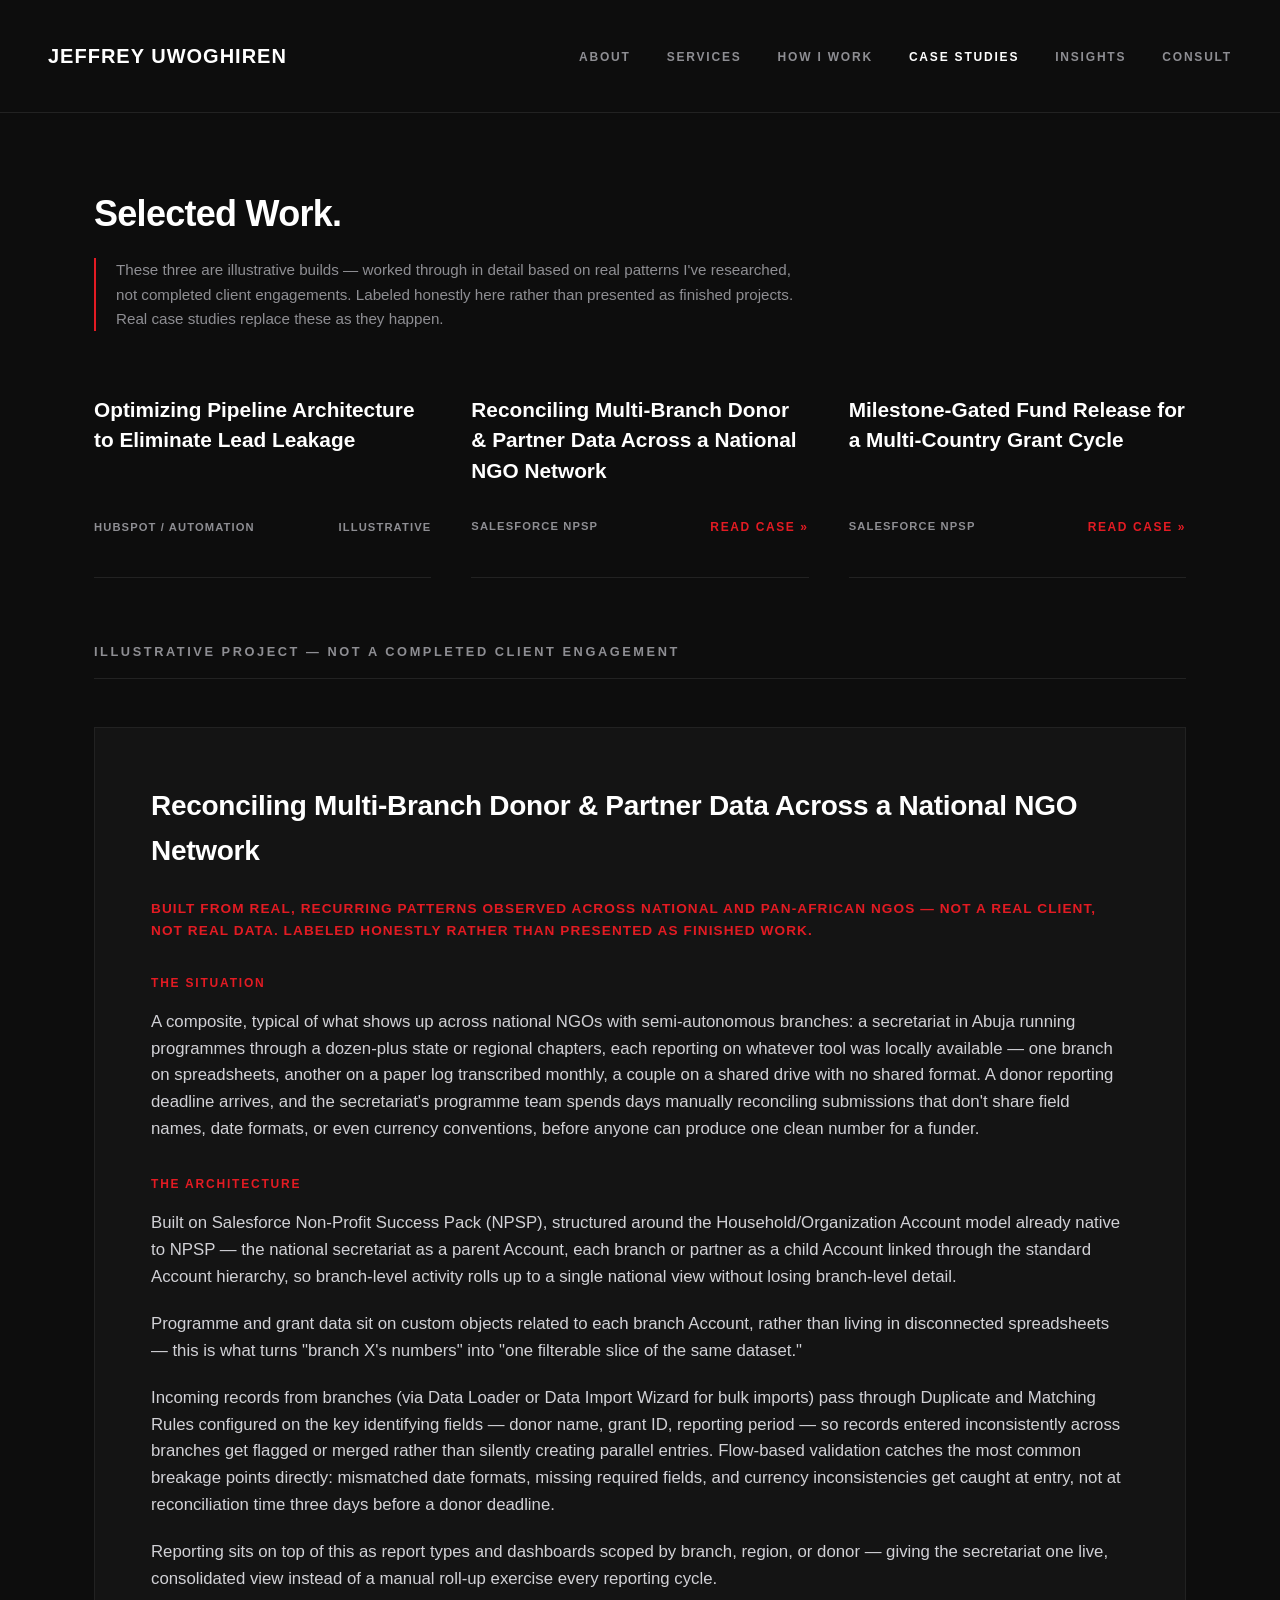
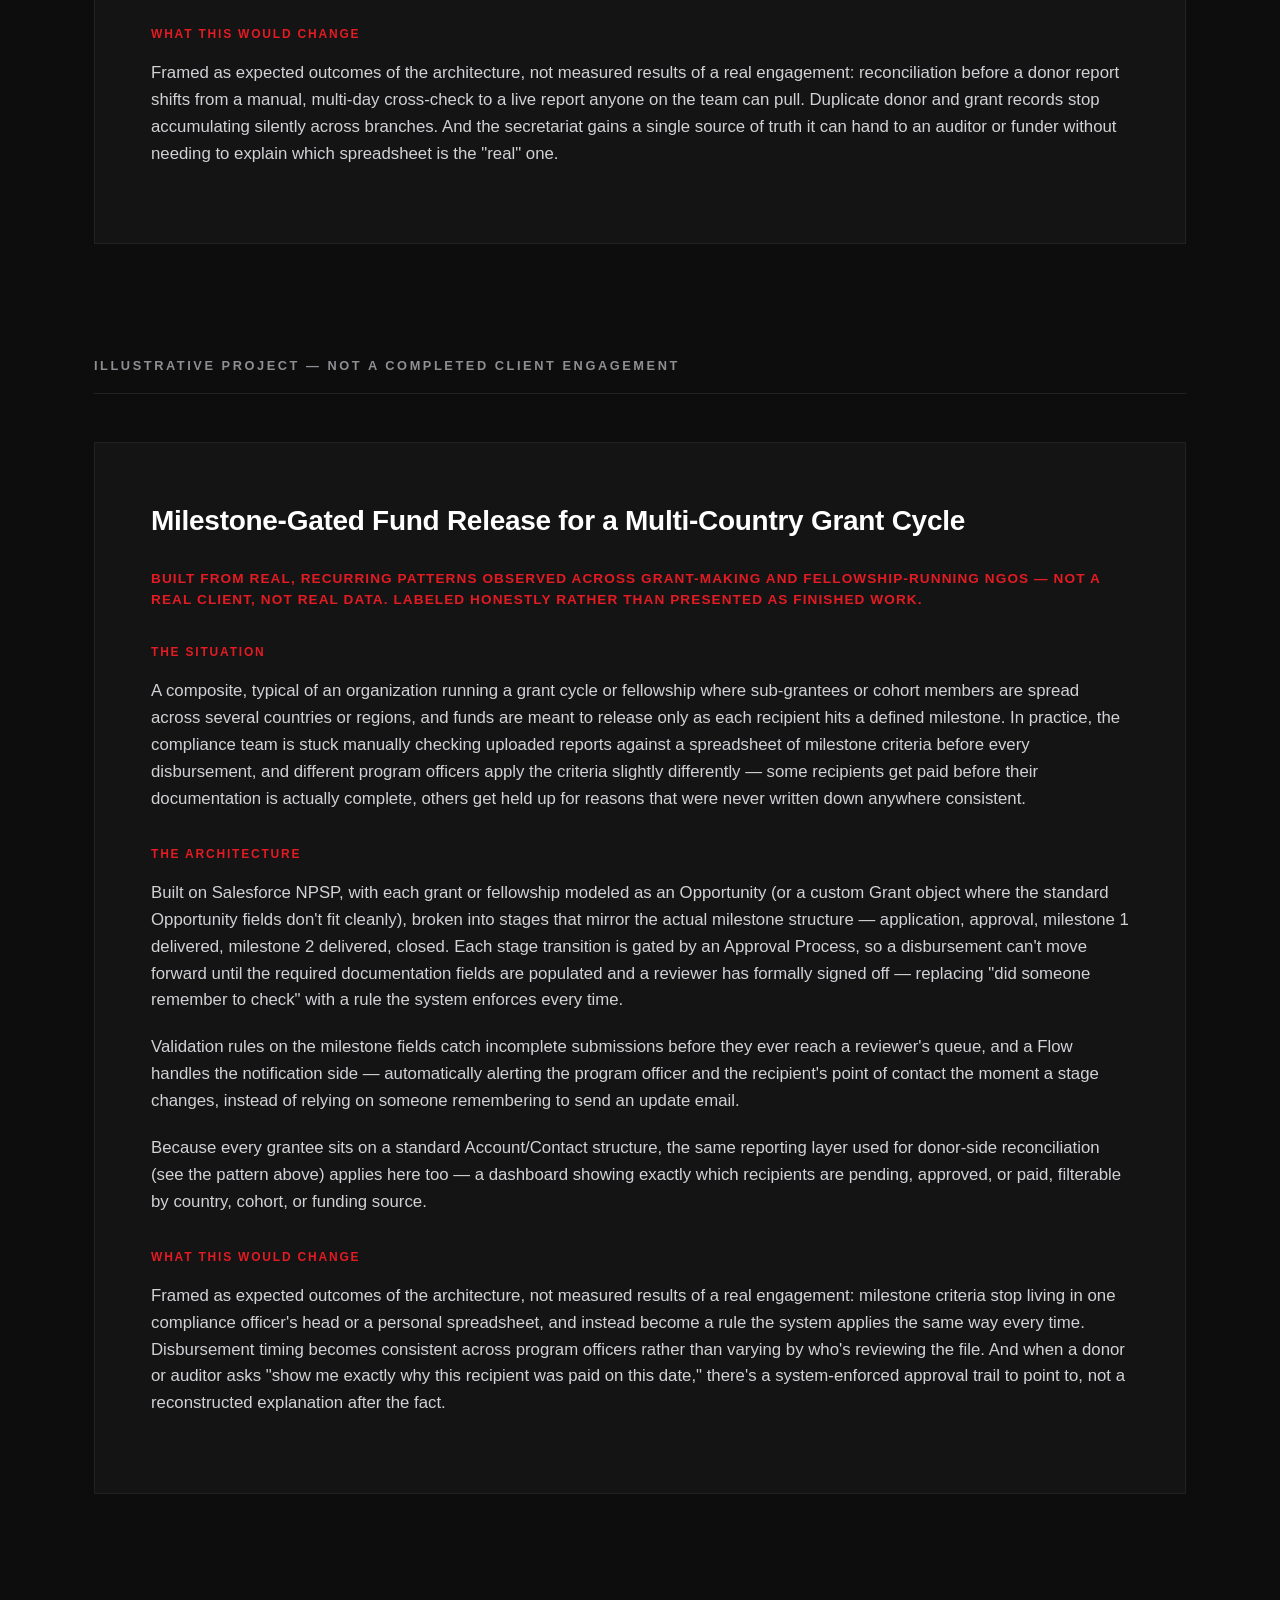
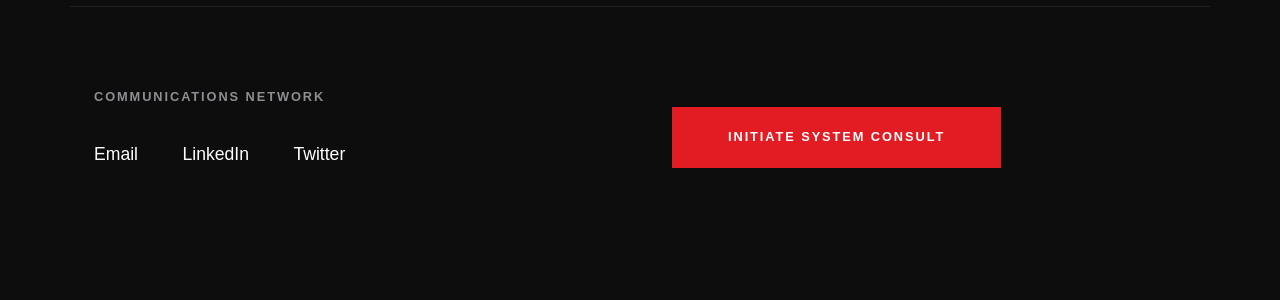
<file: case-studies copy.html>
<!DOCTYPE html>
<html lang="en-US">
<head>
    <meta charset="UTF-8">
    <meta name="viewport" content="width=device-width, initial-scale=1">
    <title>Case Studies — Jeffrey Uwoghiren</title>
    <link rel="stylesheet" href="style.css">
</head>
<body>

    <header class="site-header">
        <a href="index.html" class="brand-title">Jeffrey Uwoghiren</a>
        <ul class="main-navigation">
            <li><a href="about.html">About</a></li>
            <li><a href="services.html">Services</a></li>
            <li><a href="how-we-work.html">How I Work</a></li>
            <li class="active"><a href="case-studies.html">Case Studies</a></li>
            <li><a href="insights.html">Insights</a></li>
            <li><a href="index.html#consult">Consult</a></li>
        </ul>
    </header>

    <main class="page-container">

        <section>
            <div class="hero-banner-text">Selected Work.</div>
        </section>

        <div class="page-intro-note">
            These three are illustrative builds — worked through in detail based on real patterns I've researched, not completed client engagements. Labeled honestly here rather than presented as finished projects. Real case studies replace these as they happen.
        </div>

        <section class="showcase-grid-layout" style="margin-bottom: 4rem;">

            <div class="showcase-item-card">
                <h3><a href="#">Optimizing Pipeline Architecture to Eliminate Lead Leakage</a></h3>
                <div class="showcase-item-meta">
                    <span class="meta-context-tag">HubSpot / Automation</span>
                    <span class="meta-context-tag">Illustrative</span>
                </div>
            </div>

            <div class="showcase-item-card">
                <h3><a href="#reconciliation-build">Reconciling Multi-Branch Donor & Partner Data Across a National NGO Network</a></h3>
                <div class="showcase-item-meta">
                    <span class="meta-context-tag">Salesforce NPSP</span>
                    <a href="#reconciliation-build" class="action-trigger-link">READ CASE »</a>
                </div>
            </div>

            <div class="showcase-item-card">
                <h3><a href="#grant-compliance-build">Milestone-Gated Fund Release for a Multi-Country Grant Cycle</a></h3>
                <div class="showcase-item-meta">
                    <span class="meta-context-tag">Salesforce NPSP</span>
                    <a href="#grant-compliance-build" class="action-trigger-link">READ CASE »</a>
                </div>
            </div>

        </section>

        <section id="reconciliation-build" style="margin-bottom: 6rem;">
            <div class="section-header-label">Illustrative Project — Not a Completed Client Engagement</div>

            <div class="pattern-panel" style="grid-template-columns: 1fr;">
                <div>
                    <h3>Reconciling Multi-Branch Donor & Partner Data Across a National NGO Network</h3>
                    <p style="color: var(--toe-red); font-weight: 600; font-size: 0.85rem; text-transform: uppercase; letter-spacing: 0.08em; margin-bottom: 2rem;">
                        Built from real, recurring patterns observed across national and pan-African NGOs — not a real client, not real data. Labeled honestly rather than presented as finished work.
                    </p>

                    <h4 style="color: var(--toe-red); font-size: 0.75rem; text-transform: uppercase; letter-spacing: 0.15em; margin-bottom: 1rem;">The Situation</h4>
                    <p>
                        A composite, typical of what shows up across national NGOs with semi-autonomous branches: a secretariat in Abuja running programmes through a dozen-plus state or regional chapters, each reporting on whatever tool was locally available — one branch on spreadsheets, another on a paper log transcribed monthly, a couple on a shared drive with no shared format. A donor reporting deadline arrives, and the secretariat's programme team spends days manually reconciling submissions that don't share field names, date formats, or even currency conventions, before anyone can produce one clean number for a funder.
                    </p>

                    <h4 style="color: var(--toe-red); font-size: 0.75rem; text-transform: uppercase; letter-spacing: 0.15em; margin: 2rem 0 1rem;">The Architecture</h4>
                    <p>
                        Built on Salesforce Non-Profit Success Pack (NPSP), structured around the Household/Organization Account model already native to NPSP — the national secretariat as a parent Account, each branch or partner as a child Account linked through the standard Account hierarchy, so branch-level activity rolls up to a single national view without losing branch-level detail.
                    </p>
                    <p>
                        Programme and grant data sit on custom objects related to each branch Account, rather than living in disconnected spreadsheets — this is what turns "branch X's numbers" into "one filterable slice of the same dataset."
                    </p>
                    <p>
                        Incoming records from branches (via Data Loader or Data Import Wizard for bulk imports) pass through Duplicate and Matching Rules configured on the key identifying fields — donor name, grant ID, reporting period — so records entered inconsistently across branches get flagged or merged rather than silently creating parallel entries. Flow-based validation catches the most common breakage points directly: mismatched date formats, missing required fields, and currency inconsistencies get caught at entry, not at reconciliation time three days before a donor deadline.
                    </p>
                    <p>
                        Reporting sits on top of this as report types and dashboards scoped by branch, region, or donor — giving the secretariat one live, consolidated view instead of a manual roll-up exercise every reporting cycle.
                    </p>

                    <h4 style="color: var(--toe-red); font-size: 0.75rem; text-transform: uppercase; letter-spacing: 0.15em; margin: 2rem 0 1rem;">What This Would Change</h4>
                    <p>
                        Framed as expected outcomes of the architecture, not measured results of a real engagement: reconciliation before a donor report shifts from a manual, multi-day cross-check to a live report anyone on the team can pull. Duplicate donor and grant records stop accumulating silently across branches. And the secretariat gains a single source of truth it can hand to an auditor or funder without needing to explain which spreadsheet is the "real" one.
                    </p>
                </div>
            </div>
        </section>

        <section id="grant-compliance-build" style="margin-bottom: 6rem;">
            <div class="section-header-label">Illustrative Project — Not a Completed Client Engagement</div>

            <div class="pattern-panel" style="grid-template-columns: 1fr;">
                <div>
                    <h3>Milestone-Gated Fund Release for a Multi-Country Grant Cycle</h3>
                    <p style="color: var(--toe-red); font-weight: 600; font-size: 0.85rem; text-transform: uppercase; letter-spacing: 0.08em; margin-bottom: 2rem;">
                        Built from real, recurring patterns observed across grant-making and fellowship-running NGOs — not a real client, not real data. Labeled honestly rather than presented as finished work.
                    </p>

                    <h4 style="color: var(--toe-red); font-size: 0.75rem; text-transform: uppercase; letter-spacing: 0.15em; margin-bottom: 1rem;">The Situation</h4>
                    <p>
                        A composite, typical of an organization running a grant cycle or fellowship where sub-grantees or cohort members are spread across several countries or regions, and funds are meant to release only as each recipient hits a defined milestone. In practice, the compliance team is stuck manually checking uploaded reports against a spreadsheet of milestone criteria before every disbursement, and different program officers apply the criteria slightly differently — some recipients get paid before their documentation is actually complete, others get held up for reasons that were never written down anywhere consistent.
                    </p>

                    <h4 style="color: var(--toe-red); font-size: 0.75rem; text-transform: uppercase; letter-spacing: 0.15em; margin: 2rem 0 1rem;">The Architecture</h4>
                    <p>
                        Built on Salesforce NPSP, with each grant or fellowship modeled as an Opportunity (or a custom Grant object where the standard Opportunity fields don't fit cleanly), broken into stages that mirror the actual milestone structure — application, approval, milestone 1 delivered, milestone 2 delivered, closed. Each stage transition is gated by an Approval Process, so a disbursement can't move forward until the required documentation fields are populated and a reviewer has formally signed off — replacing "did someone remember to check" with a rule the system enforces every time.
                    </p>
                    <p>
                        Validation rules on the milestone fields catch incomplete submissions before they ever reach a reviewer's queue, and a Flow handles the notification side — automatically alerting the program officer and the recipient's point of contact the moment a stage changes, instead of relying on someone remembering to send an update email.
                    </p>
                    <p>
                        Because every grantee sits on a standard Account/Contact structure, the same reporting layer used for donor-side reconciliation (see the pattern above) applies here too — a dashboard showing exactly which recipients are pending, approved, or paid, filterable by country, cohort, or funding source.
                    </p>

                    <h4 style="color: var(--toe-red); font-size: 0.75rem; text-transform: uppercase; letter-spacing: 0.15em; margin: 2rem 0 1rem;">What This Would Change</h4>
                    <p>
                        Framed as expected outcomes of the architecture, not measured results of a real engagement: milestone criteria stop living in one compliance officer's head or a personal spreadsheet, and instead become a rule the system applies the same way every time. Disbursement timing becomes consistent across program officers rather than varying by who's reviewing the file. And when a donor or auditor asks "show me exactly why this recipient was paid on this date," there's a system-enforced approval trail to point to, not a reconstructed explanation after the fact.
                    </p>
                </div>
            </div>
        </section>

    </main>

    <footer class="site-footer" id="consult">
        <div>
            <div class="footer-column-title">Communications Network</div>
            <div class="footer-directory-links">
                <a href="mailto:jeffreyuwoghiren@gmail.com">Email</a>
                <a href="https://www.linkedin.com/in/jeffrey-uwoghiren-63b48b378/" target="_blank">LinkedIn</a>
                <a href="https://x.com/Its_Imiefan" target="_blank">Twitter</a>
            </div>
        </div>
        <div class="footer-action-panel">
            <a href="https://2gney8.share-eu1.hsforms.com/2RWfmfgoYSVKW5AHld2Sk1Q" target="_blank" class="primary-action-button">Initiate System Consult</a>
        </div>
    </footer>

</body>
</html>
</file>
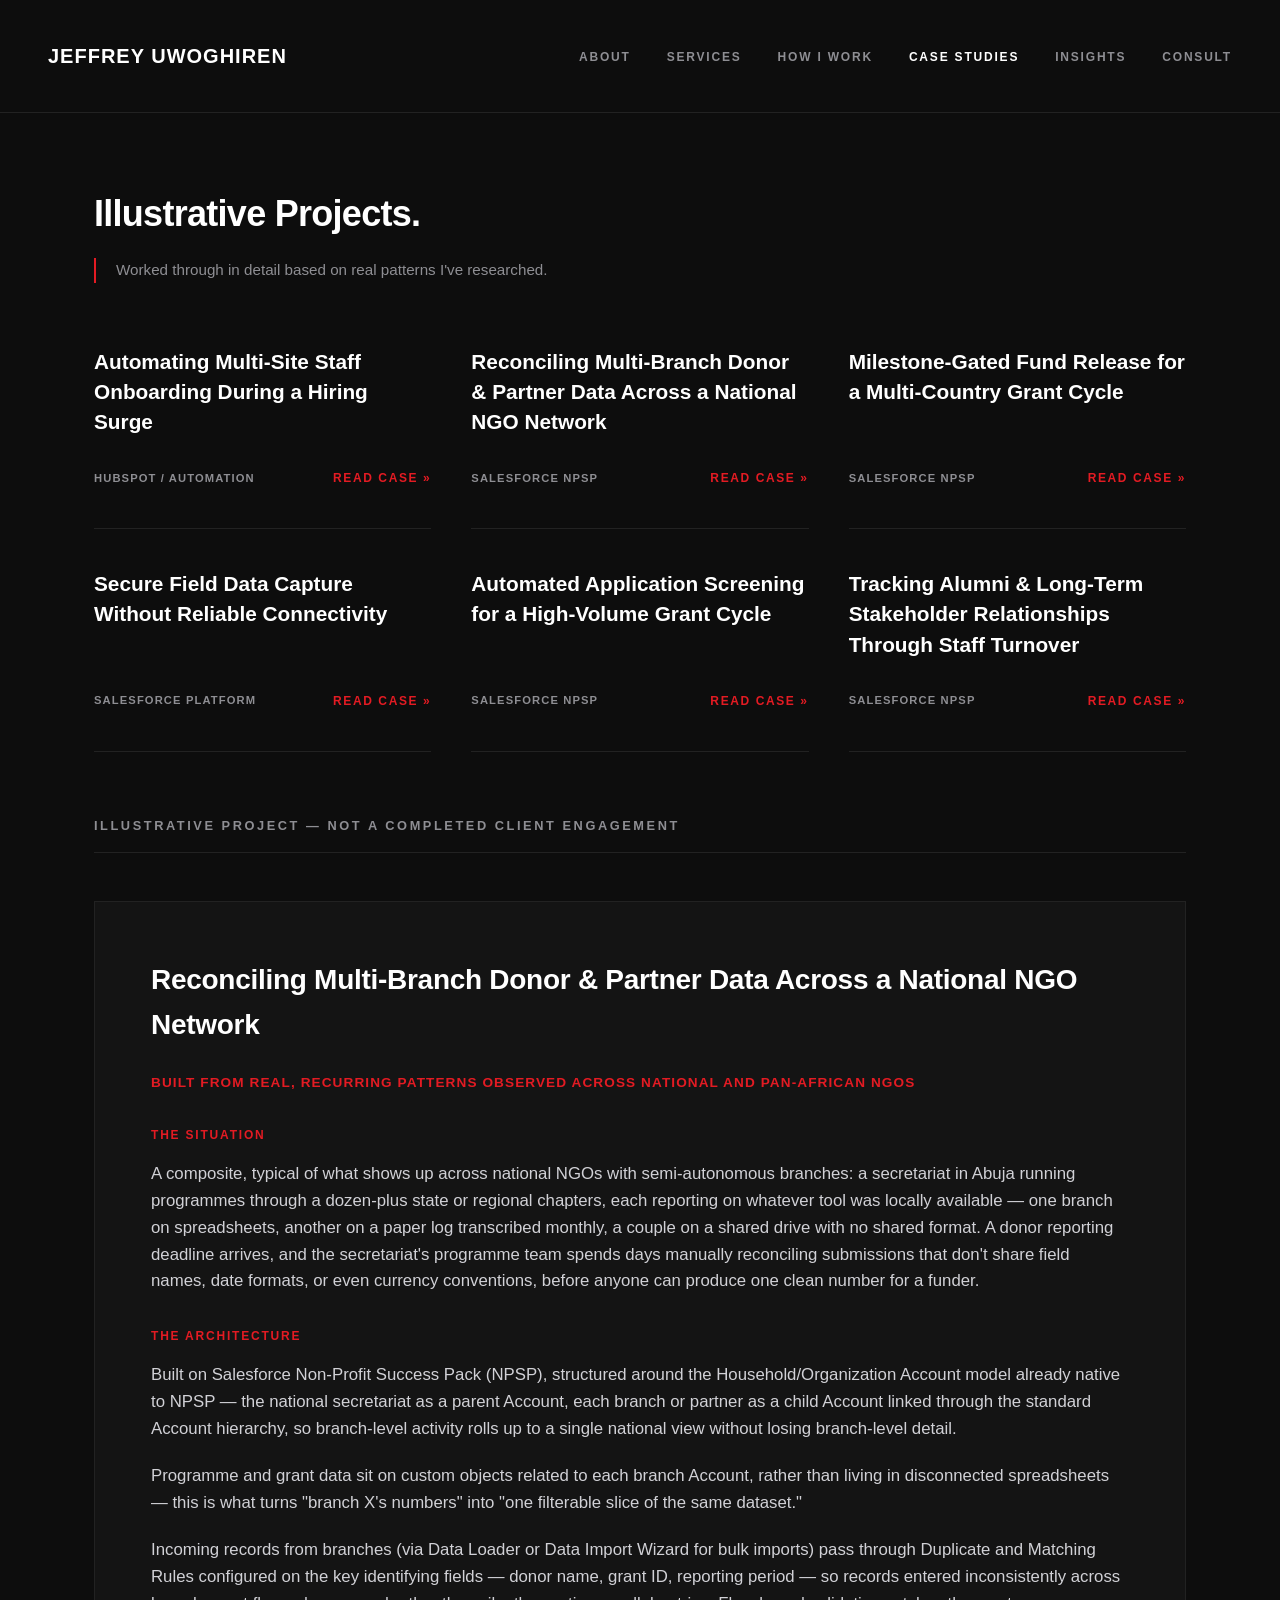
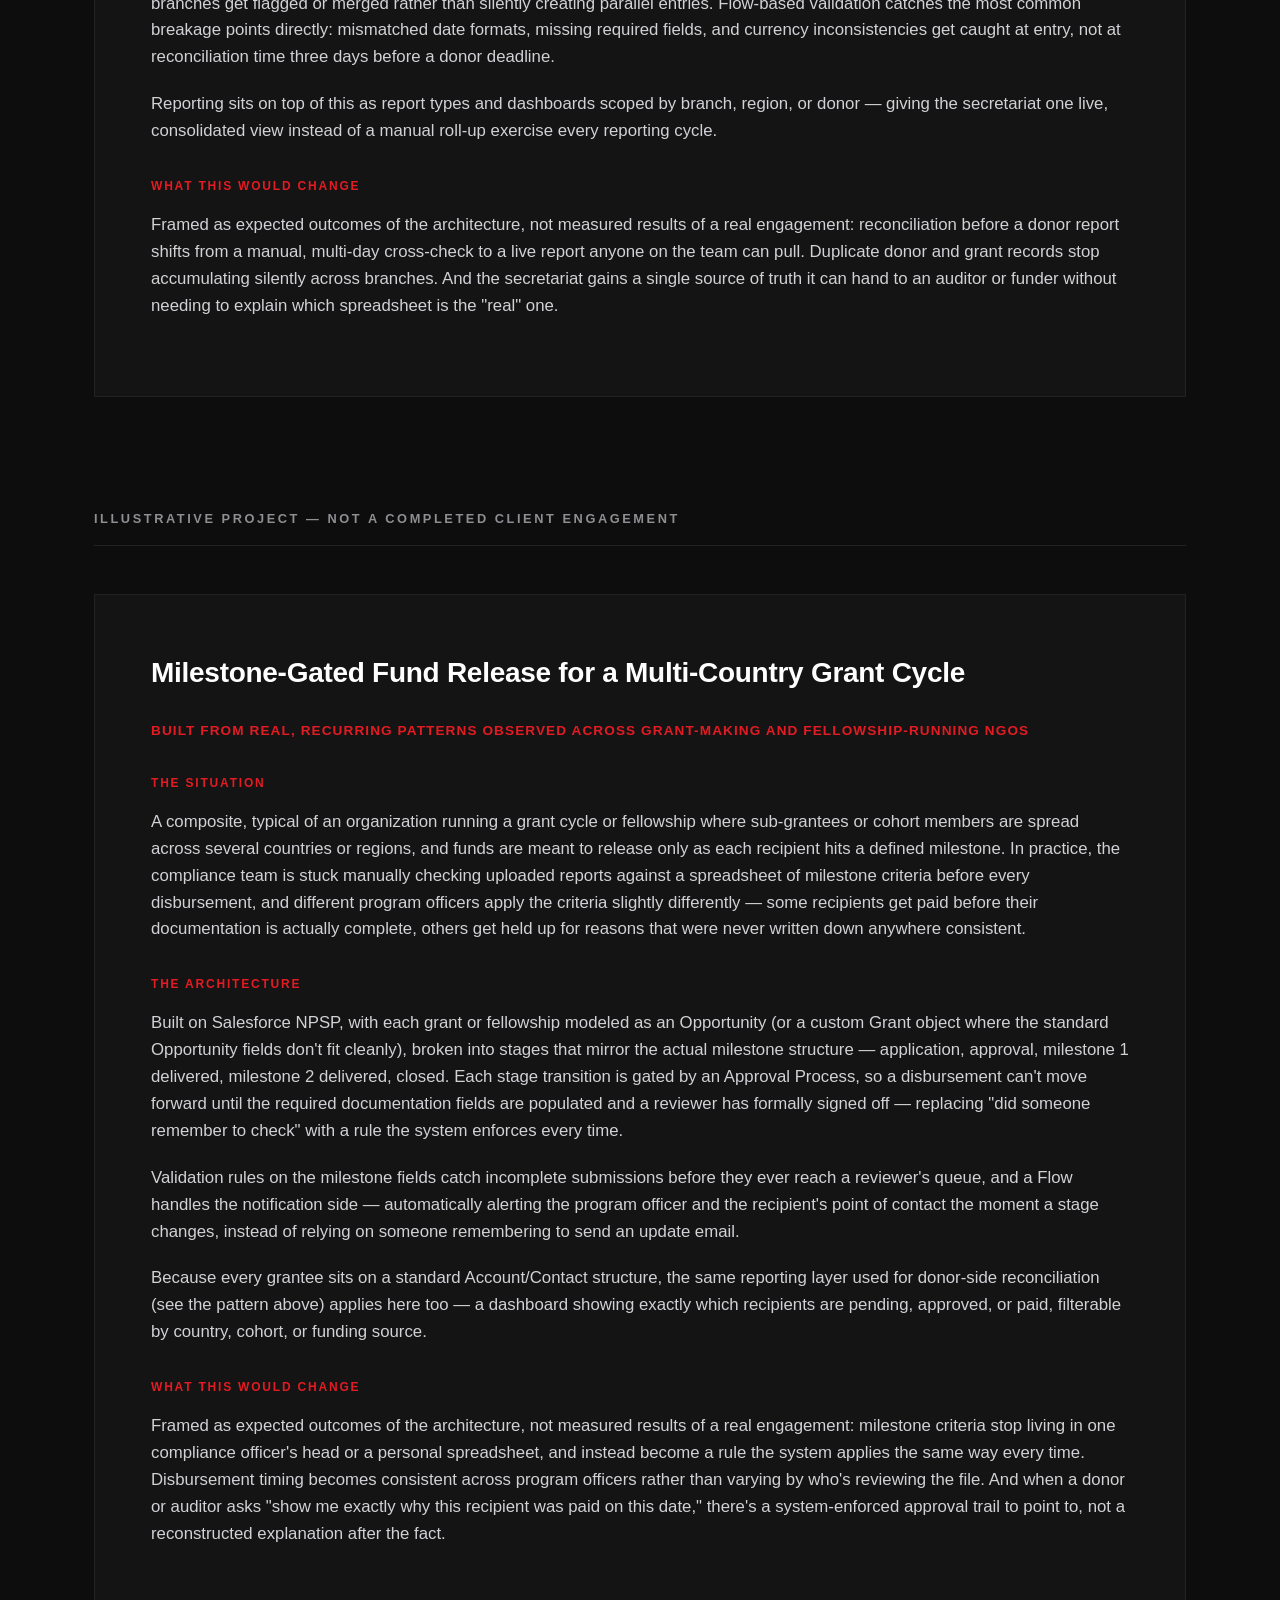
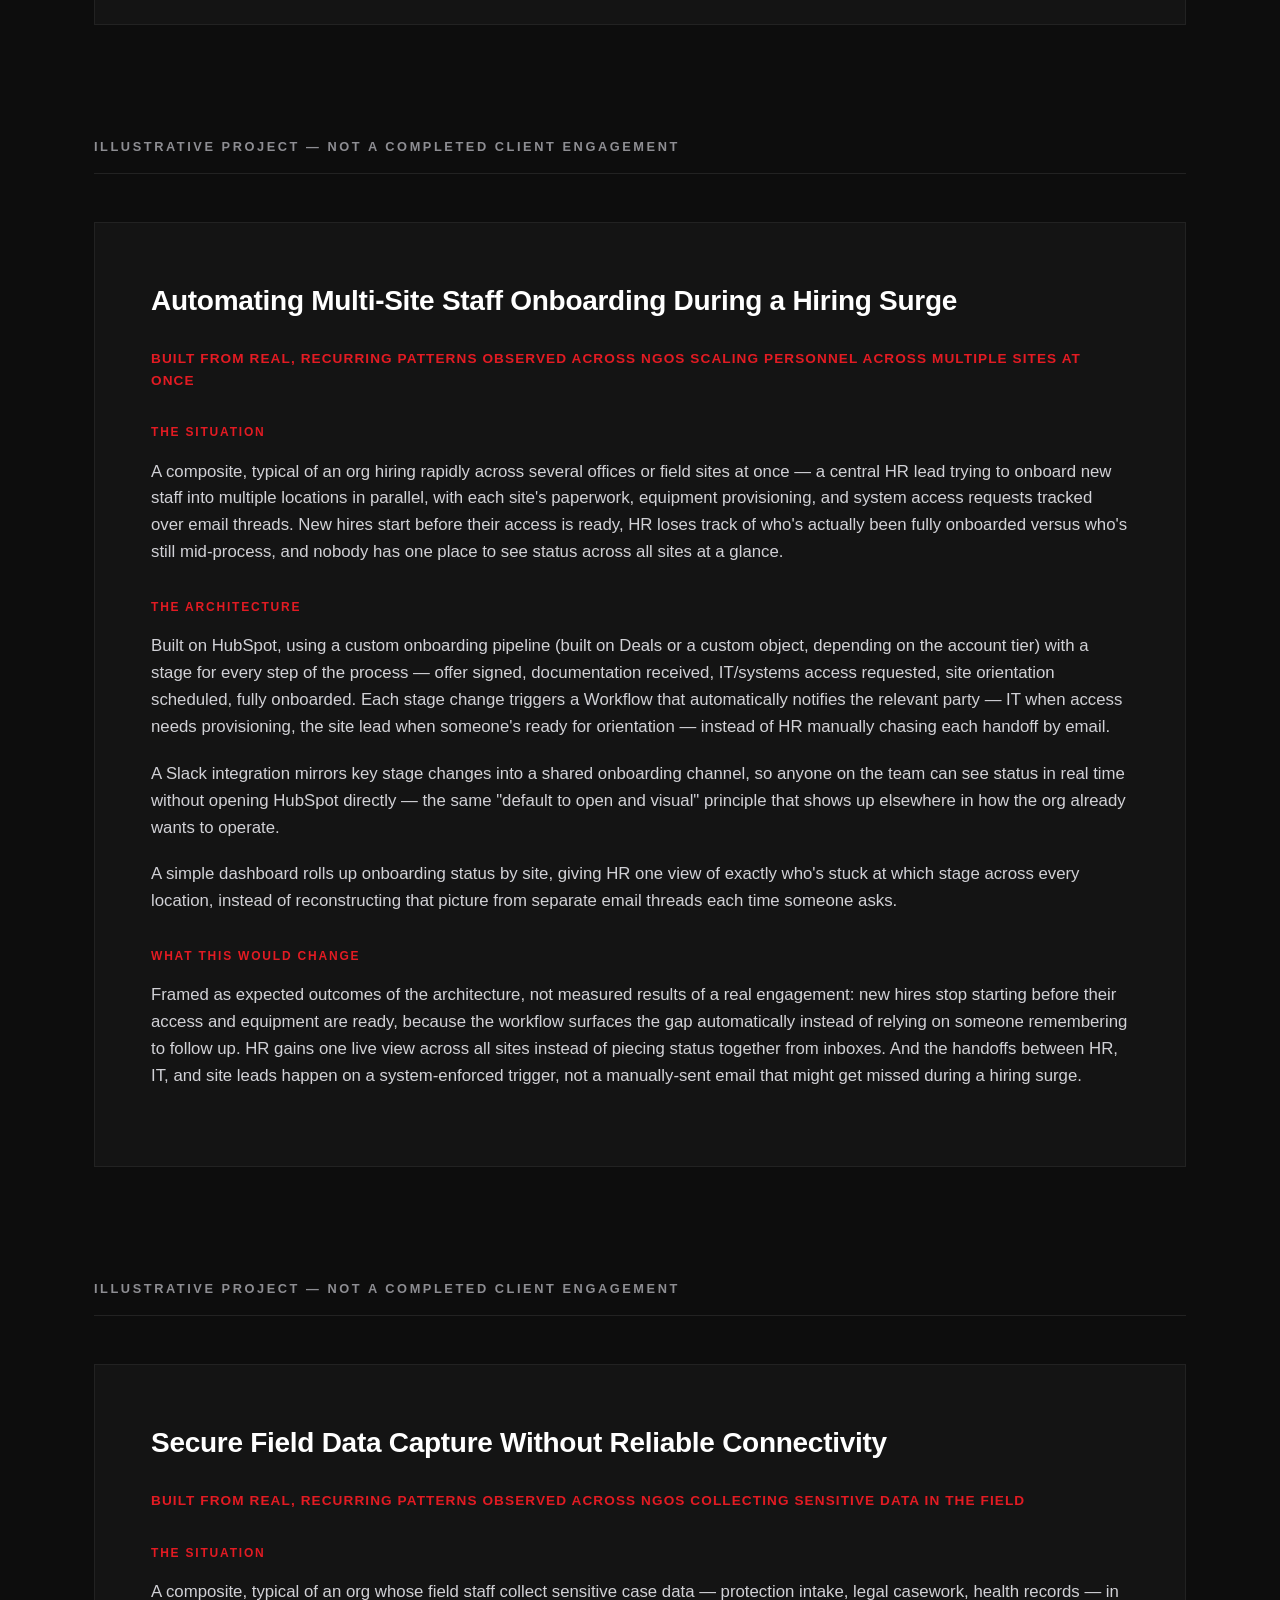
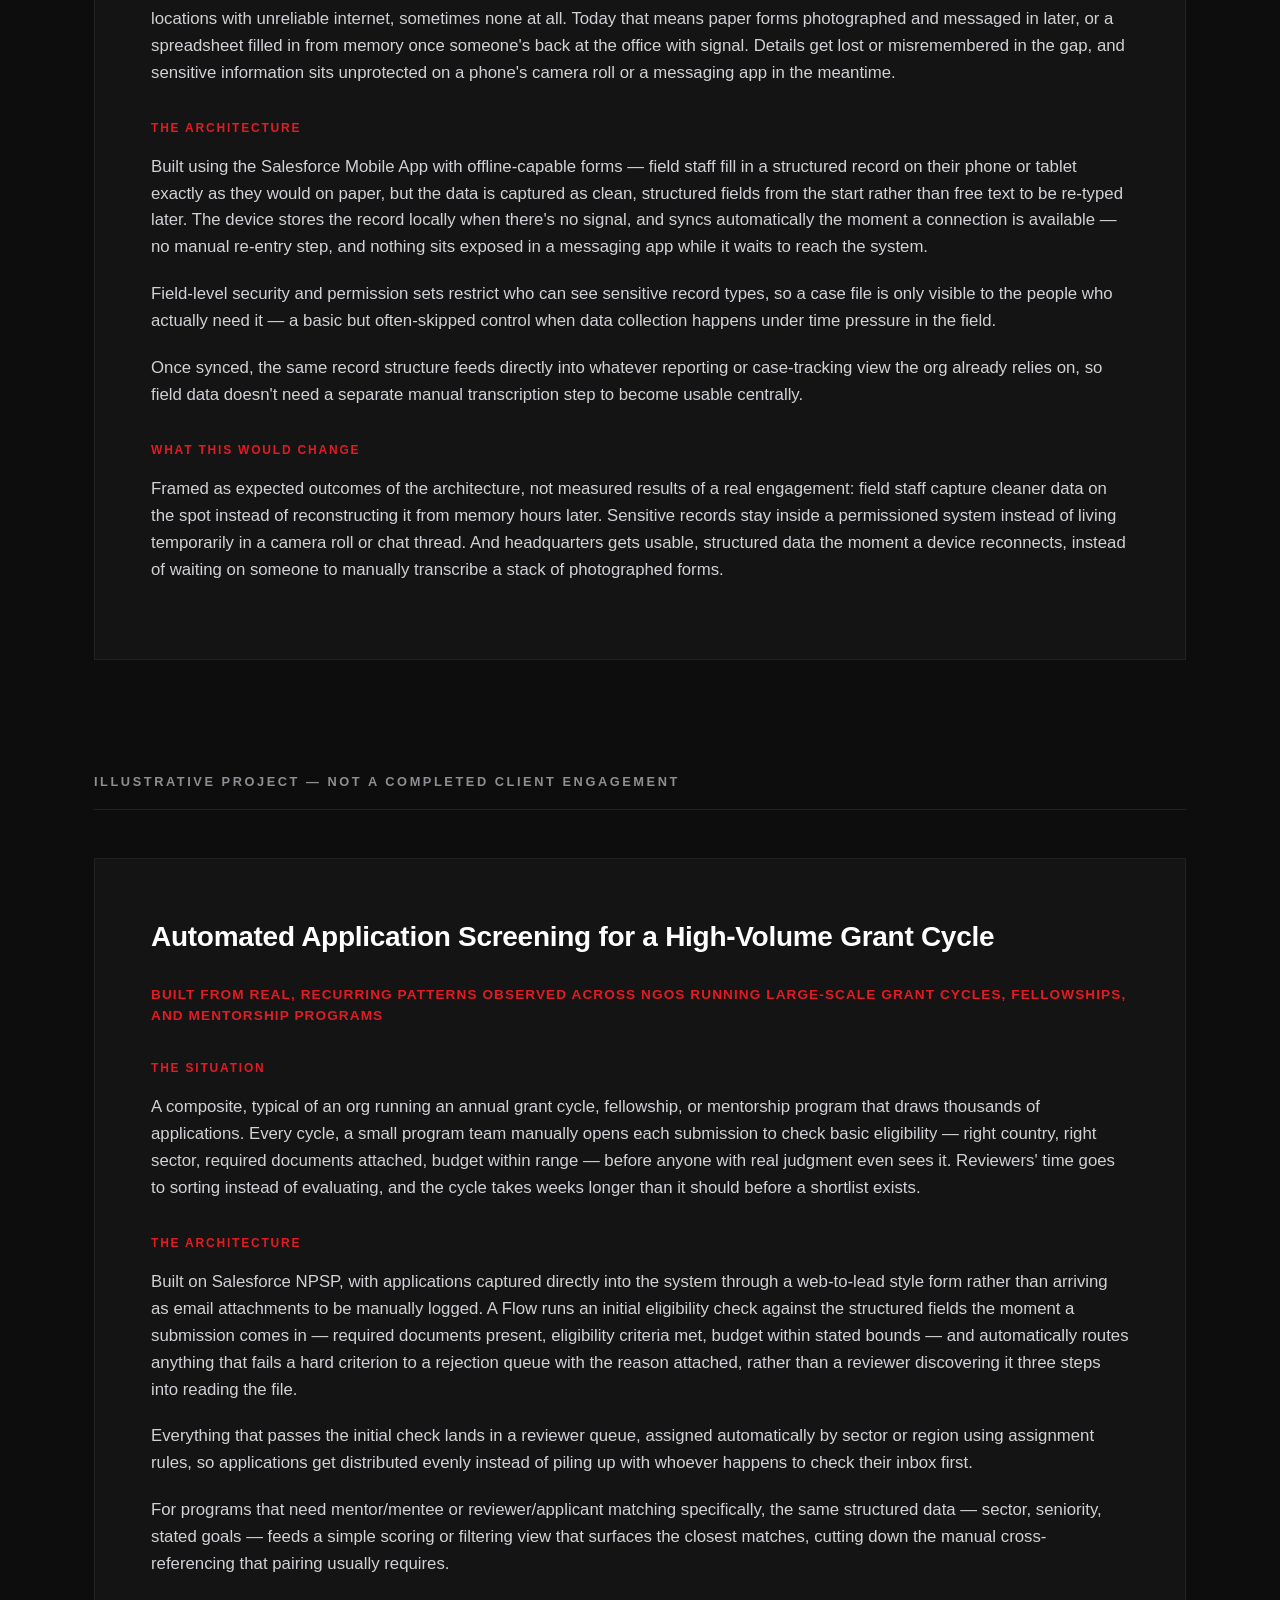
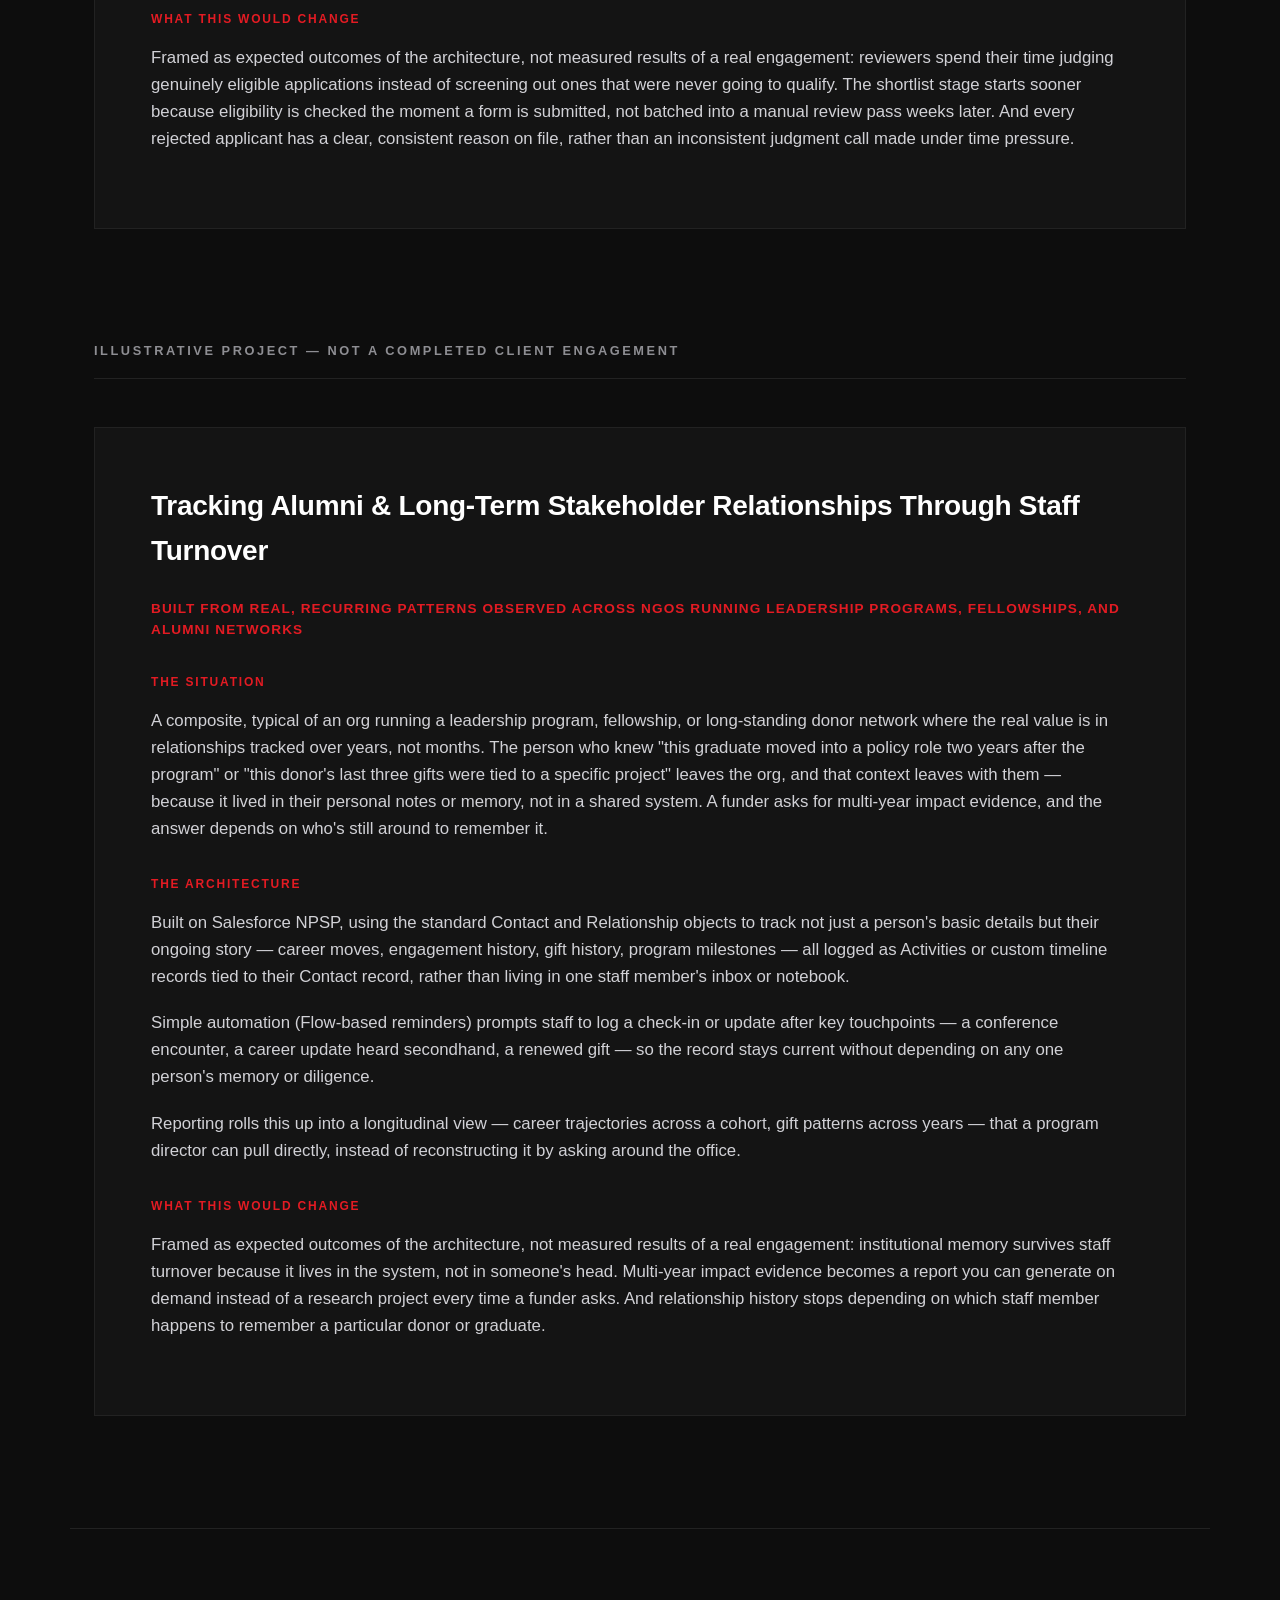
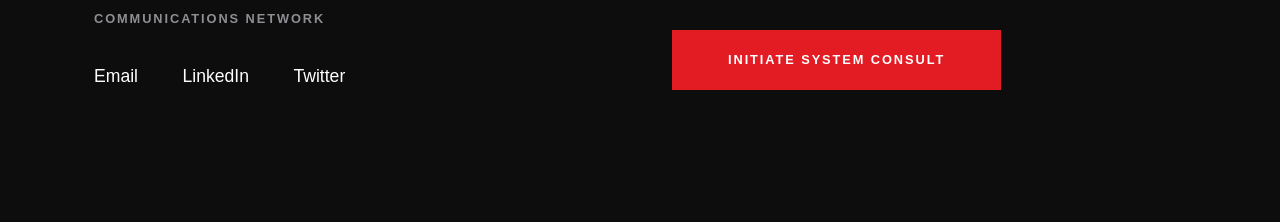
<file: case-studies.html>
<!DOCTYPE html>
<html lang="en-US">
<head>
    <meta charset="UTF-8">
    <meta name="viewport" content="width=device-width, initial-scale=1">
    <title>Case Studies — Jeffrey Uwoghiren</title>
    <link rel="stylesheet" href="style.css">
</head>
<body>

    <header class="site-header">
        <a href="index.html" class="brand-title">Jeffrey Uwoghiren</a>
        <ul class="main-navigation">
            <li><a href="about.html">About</a></li>
            <li><a href="services.html">Services</a></li>
            <li><a href="how-we-work.html">How I Work</a></li>
            <li class="active"><a href="case-studies.html">Case Studies</a></li>
            <li><a href="insights.html">Insights</a></li>
            <li><a href="index.html#consult">Consult</a></li>
        </ul>
    </header>

    <main class="page-container">

        <section>
            <div class="hero-banner-text">Illustrative Projects.</div>
        </section>

        <div class="page-intro-note">
            Worked through in detail based on real patterns I've researched.
        </div>

        <section class="showcase-grid-layout" style="margin-bottom: 4rem; grid-template-columns: repeat(3, 1fr);">

            <div class="showcase-item-card">
                <h3><a href="#onboarding-build">Automating Multi-Site Staff Onboarding During a Hiring Surge</a></h3>
                <div class="showcase-item-meta">
                    <span class="meta-context-tag">HubSpot / Automation</span>
                    <a href="#onboarding-build" class="action-trigger-link">READ CASE »</a>
                </div>
            </div>

            <div class="showcase-item-card">
                <h3><a href="#reconciliation-build">Reconciling Multi-Branch Donor & Partner Data Across a National NGO Network</a></h3>
                <div class="showcase-item-meta">
                    <span class="meta-context-tag">Salesforce NPSP</span>
                    <a href="#reconciliation-build" class="action-trigger-link">READ CASE »</a>
                </div>
            </div>

            <div class="showcase-item-card">
                <h3><a href="#grant-compliance-build">Milestone-Gated Fund Release for a Multi-Country Grant Cycle</a></h3>
                <div class="showcase-item-meta">
                    <span class="meta-context-tag">Salesforce NPSP</span>
                    <a href="#grant-compliance-build" class="action-trigger-link">READ CASE »</a>
                </div>
            </div>

            <div class="showcase-item-card">
                <h3><a href="#field-data-build">Secure Field Data Capture Without Reliable Connectivity</a></h3>
                <div class="showcase-item-meta">
                    <span class="meta-context-tag">Salesforce Platform</span>
                    <a href="#field-data-build" class="action-trigger-link">READ CASE »</a>
                </div>
            </div>

            <div class="showcase-item-card">
                <h3><a href="#screening-build">Automated Application Screening for a High-Volume Grant Cycle</a></h3>
                <div class="showcase-item-meta">
                    <span class="meta-context-tag">Salesforce NPSP</span>
                    <a href="#screening-build" class="action-trigger-link">READ CASE »</a>
                </div>
            </div>

            <div class="showcase-item-card">
                <h3><a href="#alumni-build">Tracking Alumni & Long-Term Stakeholder Relationships Through Staff Turnover</a></h3>
                <div class="showcase-item-meta">
                    <span class="meta-context-tag">Salesforce NPSP</span>
                    <a href="#alumni-build" class="action-trigger-link">READ CASE »</a>
                </div>
            </div>

        </section>

        <section id="reconciliation-build" style="margin-bottom: 6rem;">
            <div class="section-header-label">Illustrative Project — Not a Completed Client Engagement</div>

            <div class="pattern-panel" style="grid-template-columns: 1fr;">
                <div>
                    <h3>Reconciling Multi-Branch Donor & Partner Data Across a National NGO Network</h3>
                    <p style="color: var(--toe-red); font-weight: 600; font-size: 0.85rem; text-transform: uppercase; letter-spacing: 0.08em; margin-bottom: 2rem;">
                        Built from real, recurring patterns observed across national and pan-African NGOs
                    </p>

                    <h4 style="color: var(--toe-red); font-size: 0.75rem; text-transform: uppercase; letter-spacing: 0.15em; margin-bottom: 1rem;">The Situation</h4>
                    <p>
                        A composite, typical of what shows up across national NGOs with semi-autonomous branches: a secretariat in Abuja running programmes through a dozen-plus state or regional chapters, each reporting on whatever tool was locally available — one branch on spreadsheets, another on a paper log transcribed monthly, a couple on a shared drive with no shared format. A donor reporting deadline arrives, and the secretariat's programme team spends days manually reconciling submissions that don't share field names, date formats, or even currency conventions, before anyone can produce one clean number for a funder.
                    </p>

                    <h4 style="color: var(--toe-red); font-size: 0.75rem; text-transform: uppercase; letter-spacing: 0.15em; margin: 2rem 0 1rem;">The Architecture</h4>
                    <p>
                        Built on Salesforce Non-Profit Success Pack (NPSP), structured around the Household/Organization Account model already native to NPSP — the national secretariat as a parent Account, each branch or partner as a child Account linked through the standard Account hierarchy, so branch-level activity rolls up to a single national view without losing branch-level detail.
                    </p>
                    <p>
                        Programme and grant data sit on custom objects related to each branch Account, rather than living in disconnected spreadsheets — this is what turns "branch X's numbers" into "one filterable slice of the same dataset."
                    </p>
                    <p>
                        Incoming records from branches (via Data Loader or Data Import Wizard for bulk imports) pass through Duplicate and Matching Rules configured on the key identifying fields — donor name, grant ID, reporting period — so records entered inconsistently across branches get flagged or merged rather than silently creating parallel entries. Flow-based validation catches the most common breakage points directly: mismatched date formats, missing required fields, and currency inconsistencies get caught at entry, not at reconciliation time three days before a donor deadline.
                    </p>
                    <p>
                        Reporting sits on top of this as report types and dashboards scoped by branch, region, or donor — giving the secretariat one live, consolidated view instead of a manual roll-up exercise every reporting cycle.
                    </p>

                    <h4 style="color: var(--toe-red); font-size: 0.75rem; text-transform: uppercase; letter-spacing: 0.15em; margin: 2rem 0 1rem;">What This Would Change</h4>
                    <p>
                        Framed as expected outcomes of the architecture, not measured results of a real engagement: reconciliation before a donor report shifts from a manual, multi-day cross-check to a live report anyone on the team can pull. Duplicate donor and grant records stop accumulating silently across branches. And the secretariat gains a single source of truth it can hand to an auditor or funder without needing to explain which spreadsheet is the "real" one.
                    </p>
                </div>
            </div>
        </section>

        <section id="grant-compliance-build" style="margin-bottom: 6rem;">
            <div class="section-header-label">Illustrative Project — Not a Completed Client Engagement</div>

            <div class="pattern-panel" style="grid-template-columns: 1fr;">
                <div>
                    <h3>Milestone-Gated Fund Release for a Multi-Country Grant Cycle</h3>
                    <p style="color: var(--toe-red); font-weight: 600; font-size: 0.85rem; text-transform: uppercase; letter-spacing: 0.08em; margin-bottom: 2rem;">
                        Built from real, recurring patterns observed across grant-making and fellowship-running NGOs
                    </p>

                    <h4 style="color: var(--toe-red); font-size: 0.75rem; text-transform: uppercase; letter-spacing: 0.15em; margin-bottom: 1rem;">The Situation</h4>
                    <p>
                        A composite, typical of an organization running a grant cycle or fellowship where sub-grantees or cohort members are spread across several countries or regions, and funds are meant to release only as each recipient hits a defined milestone. In practice, the compliance team is stuck manually checking uploaded reports against a spreadsheet of milestone criteria before every disbursement, and different program officers apply the criteria slightly differently — some recipients get paid before their documentation is actually complete, others get held up for reasons that were never written down anywhere consistent.
                    </p>

                    <h4 style="color: var(--toe-red); font-size: 0.75rem; text-transform: uppercase; letter-spacing: 0.15em; margin: 2rem 0 1rem;">The Architecture</h4>
                    <p>
                        Built on Salesforce NPSP, with each grant or fellowship modeled as an Opportunity (or a custom Grant object where the standard Opportunity fields don't fit cleanly), broken into stages that mirror the actual milestone structure — application, approval, milestone 1 delivered, milestone 2 delivered, closed. Each stage transition is gated by an Approval Process, so a disbursement can't move forward until the required documentation fields are populated and a reviewer has formally signed off — replacing "did someone remember to check" with a rule the system enforces every time.
                    </p>
                    <p>
                        Validation rules on the milestone fields catch incomplete submissions before they ever reach a reviewer's queue, and a Flow handles the notification side — automatically alerting the program officer and the recipient's point of contact the moment a stage changes, instead of relying on someone remembering to send an update email.
                    </p>
                    <p>
                        Because every grantee sits on a standard Account/Contact structure, the same reporting layer used for donor-side reconciliation (see the pattern above) applies here too — a dashboard showing exactly which recipients are pending, approved, or paid, filterable by country, cohort, or funding source.
                    </p>

                    <h4 style="color: var(--toe-red); font-size: 0.75rem; text-transform: uppercase; letter-spacing: 0.15em; margin: 2rem 0 1rem;">What This Would Change</h4>
                    <p>
                        Framed as expected outcomes of the architecture, not measured results of a real engagement: milestone criteria stop living in one compliance officer's head or a personal spreadsheet, and instead become a rule the system applies the same way every time. Disbursement timing becomes consistent across program officers rather than varying by who's reviewing the file. And when a donor or auditor asks "show me exactly why this recipient was paid on this date," there's a system-enforced approval trail to point to, not a reconstructed explanation after the fact.
                    </p>
                </div>
            </div>
        </section>

        <section id="onboarding-build" style="margin-bottom: 6rem;">
            <div class="section-header-label">Illustrative Project — Not a Completed Client Engagement</div>

            <div class="pattern-panel" style="grid-template-columns: 1fr;">
                <div>
                    <h3>Automating Multi-Site Staff Onboarding During a Hiring Surge</h3>
                    <p style="color: var(--toe-red); font-weight: 600; font-size: 0.85rem; text-transform: uppercase; letter-spacing: 0.08em; margin-bottom: 2rem;">
                        Built from real, recurring patterns observed across NGOs scaling personnel across multiple sites at once
                    </p>

                    <h4 style="color: var(--toe-red); font-size: 0.75rem; text-transform: uppercase; letter-spacing: 0.15em; margin-bottom: 1rem;">The Situation</h4>
                    <p>
                        A composite, typical of an org hiring rapidly across several offices or field sites at once — a central HR lead trying to onboard new staff into multiple locations in parallel, with each site's paperwork, equipment provisioning, and system access requests tracked over email threads. New hires start before their access is ready, HR loses track of who's actually been fully onboarded versus who's still mid-process, and nobody has one place to see status across all sites at a glance.
                    </p>

                    <h4 style="color: var(--toe-red); font-size: 0.75rem; text-transform: uppercase; letter-spacing: 0.15em; margin: 2rem 0 1rem;">The Architecture</h4>
                    <p>
                        Built on HubSpot, using a custom onboarding pipeline (built on Deals or a custom object, depending on the account tier) with a stage for every step of the process — offer signed, documentation received, IT/systems access requested, site orientation scheduled, fully onboarded. Each stage change triggers a Workflow that automatically notifies the relevant party — IT when access needs provisioning, the site lead when someone's ready for orientation — instead of HR manually chasing each handoff by email.
                    </p>
                    <p>
                        A Slack integration mirrors key stage changes into a shared onboarding channel, so anyone on the team can see status in real time without opening HubSpot directly — the same "default to open and visual" principle that shows up elsewhere in how the org already wants to operate.
                    </p>
                    <p>
                        A simple dashboard rolls up onboarding status by site, giving HR one view of exactly who's stuck at which stage across every location, instead of reconstructing that picture from separate email threads each time someone asks.
                    </p>

                    <h4 style="color: var(--toe-red); font-size: 0.75rem; text-transform: uppercase; letter-spacing: 0.15em; margin: 2rem 0 1rem;">What This Would Change</h4>
                    <p>
                        Framed as expected outcomes of the architecture, not measured results of a real engagement: new hires stop starting before their access and equipment are ready, because the workflow surfaces the gap automatically instead of relying on someone remembering to follow up. HR gains one live view across all sites instead of piecing status together from inboxes. And the handoffs between HR, IT, and site leads happen on a system-enforced trigger, not a manually-sent email that might get missed during a hiring surge.
                    </p>
                </div>
            </div>
        </section>

        <section id="field-data-build" style="margin-bottom: 6rem;">
            <div class="section-header-label">Illustrative Project — Not a Completed Client Engagement</div>

            <div class="pattern-panel" style="grid-template-columns: 1fr;">
                <div>
                    <h3>Secure Field Data Capture Without Reliable Connectivity</h3>
                    <p style="color: var(--toe-red); font-weight: 600; font-size: 0.85rem; text-transform: uppercase; letter-spacing: 0.08em; margin-bottom: 2rem;">
                        Built from real, recurring patterns observed across NGOs collecting sensitive data in the field
                    </p>

                    <h4 style="color: var(--toe-red); font-size: 0.75rem; text-transform: uppercase; letter-spacing: 0.15em; margin-bottom: 1rem;">The Situation</h4>
                    <p>
                        A composite, typical of an org whose field staff collect sensitive case data — protection intake, legal casework, health records — in locations with unreliable internet, sometimes none at all. Today that means paper forms photographed and messaged in later, or a spreadsheet filled in from memory once someone's back at the office with signal. Details get lost or misremembered in the gap, and sensitive information sits unprotected on a phone's camera roll or a messaging app in the meantime.
                    </p>

                    <h4 style="color: var(--toe-red); font-size: 0.75rem; text-transform: uppercase; letter-spacing: 0.15em; margin: 2rem 0 1rem;">The Architecture</h4>
                    <p>
                        Built using the Salesforce Mobile App with offline-capable forms — field staff fill in a structured record on their phone or tablet exactly as they would on paper, but the data is captured as clean, structured fields from the start rather than free text to be re-typed later. The device stores the record locally when there's no signal, and syncs automatically the moment a connection is available — no manual re-entry step, and nothing sits exposed in a messaging app while it waits to reach the system.
                    </p>
                    <p>
                        Field-level security and permission sets restrict who can see sensitive record types, so a case file is only visible to the people who actually need it — a basic but often-skipped control when data collection happens under time pressure in the field.
                    </p>
                    <p>
                        Once synced, the same record structure feeds directly into whatever reporting or case-tracking view the org already relies on, so field data doesn't need a separate manual transcription step to become usable centrally.
                    </p>

                    <h4 style="color: var(--toe-red); font-size: 0.75rem; text-transform: uppercase; letter-spacing: 0.15em; margin: 2rem 0 1rem;">What This Would Change</h4>
                    <p>
                        Framed as expected outcomes of the architecture, not measured results of a real engagement: field staff capture cleaner data on the spot instead of reconstructing it from memory hours later. Sensitive records stay inside a permissioned system instead of living temporarily in a camera roll or chat thread. And headquarters gets usable, structured data the moment a device reconnects, instead of waiting on someone to manually transcribe a stack of photographed forms.
                    </p>
                </div>
            </div>
        </section>

        <section id="screening-build" style="margin-bottom: 6rem;">
            <div class="section-header-label">Illustrative Project — Not a Completed Client Engagement</div>

            <div class="pattern-panel" style="grid-template-columns: 1fr;">
                <div>
                    <h3>Automated Application Screening for a High-Volume Grant Cycle</h3>
                    <p style="color: var(--toe-red); font-weight: 600; font-size: 0.85rem; text-transform: uppercase; letter-spacing: 0.08em; margin-bottom: 2rem;">
                        Built from real, recurring patterns observed across NGOs running large-scale grant cycles, fellowships, and mentorship programs
                    </p>

                    <h4 style="color: var(--toe-red); font-size: 0.75rem; text-transform: uppercase; letter-spacing: 0.15em; margin-bottom: 1rem;">The Situation</h4>
                    <p>
                        A composite, typical of an org running an annual grant cycle, fellowship, or mentorship program that draws thousands of applications. Every cycle, a small program team manually opens each submission to check basic eligibility — right country, right sector, required documents attached, budget within range — before anyone with real judgment even sees it. Reviewers' time goes to sorting instead of evaluating, and the cycle takes weeks longer than it should before a shortlist exists.
                    </p>

                    <h4 style="color: var(--toe-red); font-size: 0.75rem; text-transform: uppercase; letter-spacing: 0.15em; margin: 2rem 0 1rem;">The Architecture</h4>
                    <p>
                        Built on Salesforce NPSP, with applications captured directly into the system through a web-to-lead style form rather than arriving as email attachments to be manually logged. A Flow runs an initial eligibility check against the structured fields the moment a submission comes in — required documents present, eligibility criteria met, budget within stated bounds — and automatically routes anything that fails a hard criterion to a rejection queue with the reason attached, rather than a reviewer discovering it three steps into reading the file.
                    </p>
                    <p>
                        Everything that passes the initial check lands in a reviewer queue, assigned automatically by sector or region using assignment rules, so applications get distributed evenly instead of piling up with whoever happens to check their inbox first.
                    </p>
                    <p>
                        For programs that need mentor/mentee or reviewer/applicant matching specifically, the same structured data — sector, seniority, stated goals — feeds a simple scoring or filtering view that surfaces the closest matches, cutting down the manual cross-referencing that pairing usually requires.
                    </p>

                    <h4 style="color: var(--toe-red); font-size: 0.75rem; text-transform: uppercase; letter-spacing: 0.15em; margin: 2rem 0 1rem;">What This Would Change</h4>
                    <p>
                        Framed as expected outcomes of the architecture, not measured results of a real engagement: reviewers spend their time judging genuinely eligible applications instead of screening out ones that were never going to qualify. The shortlist stage starts sooner because eligibility is checked the moment a form is submitted, not batched into a manual review pass weeks later. And every rejected applicant has a clear, consistent reason on file, rather than an inconsistent judgment call made under time pressure.
                    </p>
                </div>
            </div>
        </section>

        <section id="alumni-build" style="margin-bottom: 6rem;">
            <div class="section-header-label">Illustrative Project — Not a Completed Client Engagement</div>

            <div class="pattern-panel" style="grid-template-columns: 1fr;">
                <div>
                    <h3>Tracking Alumni & Long-Term Stakeholder Relationships Through Staff Turnover</h3>
                    <p style="color: var(--toe-red); font-weight: 600; font-size: 0.85rem; text-transform: uppercase; letter-spacing: 0.08em; margin-bottom: 2rem;">
                        Built from real, recurring patterns observed across NGOs running leadership programs, fellowships, and alumni networks
                    </p>

                    <h4 style="color: var(--toe-red); font-size: 0.75rem; text-transform: uppercase; letter-spacing: 0.15em; margin-bottom: 1rem;">The Situation</h4>
                    <p>
                        A composite, typical of an org running a leadership program, fellowship, or long-standing donor network where the real value is in relationships tracked over years, not months. The person who knew "this graduate moved into a policy role two years after the program" or "this donor's last three gifts were tied to a specific project" leaves the org, and that context leaves with them — because it lived in their personal notes or memory, not in a shared system. A funder asks for multi-year impact evidence, and the answer depends on who's still around to remember it.
                    </p>

                    <h4 style="color: var(--toe-red); font-size: 0.75rem; text-transform: uppercase; letter-spacing: 0.15em; margin: 2rem 0 1rem;">The Architecture</h4>
                    <p>
                        Built on Salesforce NPSP, using the standard Contact and Relationship objects to track not just a person's basic details but their ongoing story — career moves, engagement history, gift history, program milestones — all logged as Activities or custom timeline records tied to their Contact record, rather than living in one staff member's inbox or notebook.
                    </p>
                    <p>
                        Simple automation (Flow-based reminders) prompts staff to log a check-in or update after key touchpoints — a conference encounter, a career update heard secondhand, a renewed gift — so the record stays current without depending on any one person's memory or diligence.
                    </p>
                    <p>
                        Reporting rolls this up into a longitudinal view — career trajectories across a cohort, gift patterns across years — that a program director can pull directly, instead of reconstructing it by asking around the office.
                    </p>

                    <h4 style="color: var(--toe-red); font-size: 0.75rem; text-transform: uppercase; letter-spacing: 0.15em; margin: 2rem 0 1rem;">What This Would Change</h4>
                    <p>
                        Framed as expected outcomes of the architecture, not measured results of a real engagement: institutional memory survives staff turnover because it lives in the system, not in someone's head. Multi-year impact evidence becomes a report you can generate on demand instead of a research project every time a funder asks. And relationship history stops depending on which staff member happens to remember a particular donor or graduate.
                    </p>
                </div>
            </div>
        </section>

    </main>

    <footer class="site-footer" id="consult">
        <div>
            <div class="footer-column-title">Communications Network</div>
            <div class="footer-directory-links">
                <a href="mailto:jeffreyuwoghiren@gmail.com">Email</a>
                <a href="https://www.linkedin.com/in/jeffrey-uwoghiren-63b48b378/" target="_blank">LinkedIn</a>
                <a href="https://x.com/Its_Imiefan" target="_blank">Twitter</a>
            </div>
        </div>
        <div class="footer-action-panel">
            <a href="https://2gney8.share-eu1.hsforms.com/2RWfmfgoYSVKW5AHld2Sk1Q" target="_blank" class="primary-action-button">Initiate System Consult</a>
        </div>
    </footer>

</body>
</html>
</file>
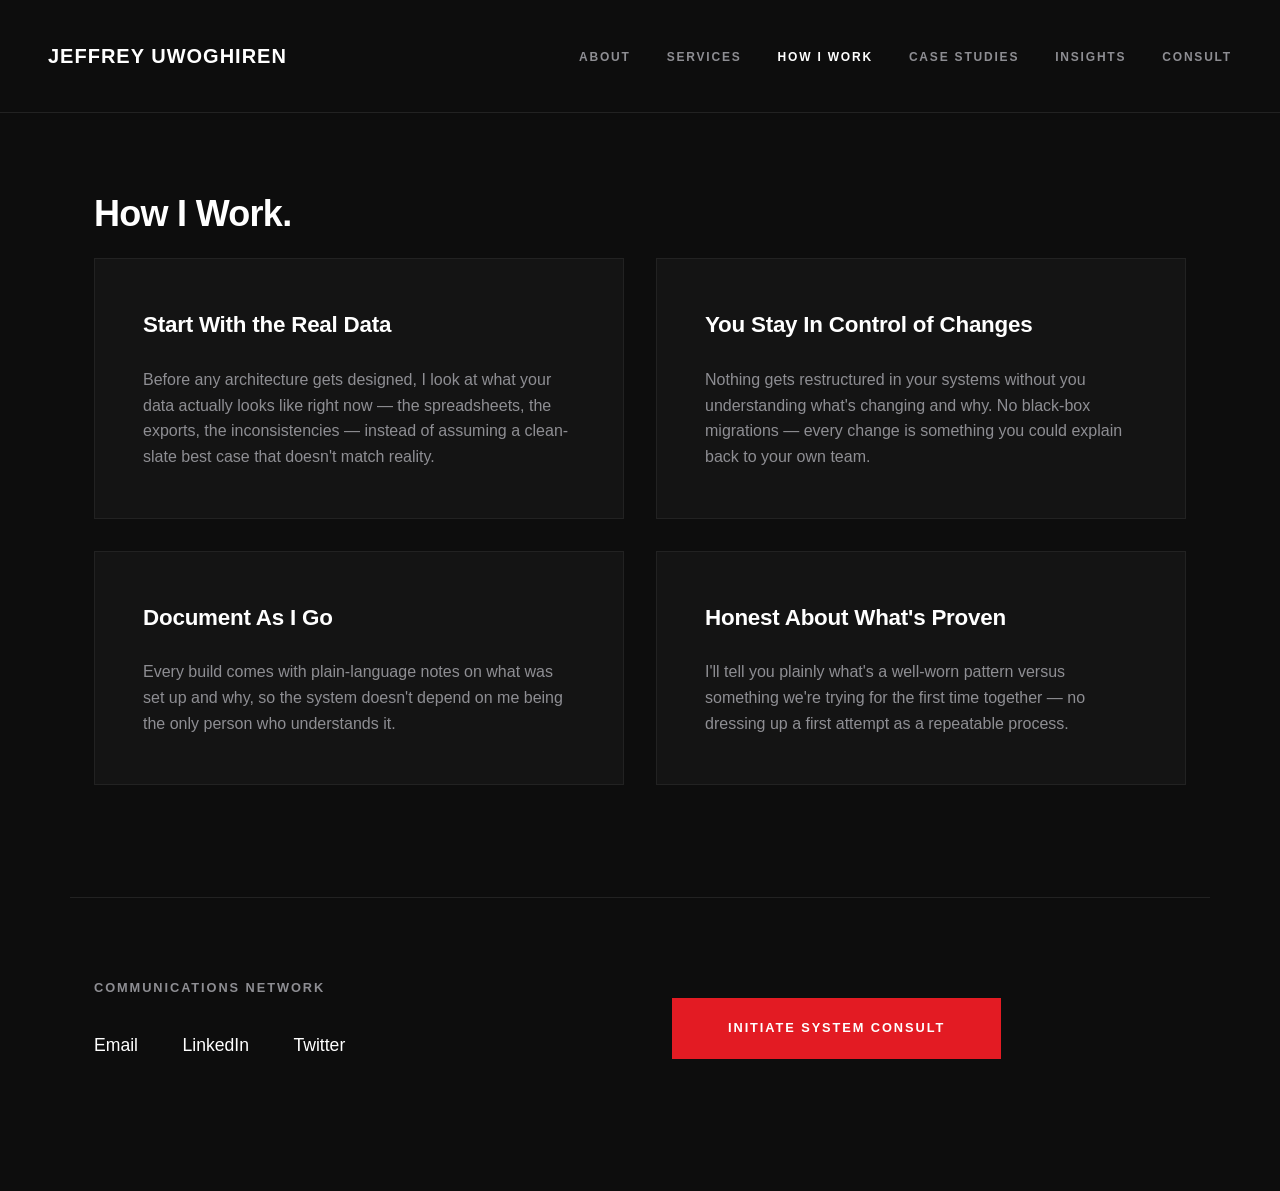
<file: how-we-work.html>
<!DOCTYPE html>
<html lang="en-US">
<head>
    <meta charset="UTF-8">
    <meta name="viewport" content="width=device-width, initial-scale=1">
    <title>How I Work — Jeffrey Uwoghiren</title>
    <link rel="stylesheet" href="style.css">
</head>
<body>

    <header class="site-header">
        <a href="index.html" class="brand-title">Jeffrey Uwoghiren</a>
        <ul class="main-navigation">
            <li><a href="about.html">About</a></li>
            <li><a href="services.html">Services</a></li>
            <li class="active"><a href="how-we-work.html">How I Work</a></li>
            <li><a href="case-studies.html">Case Studies</a></li>
            <li><a href="insights.html">Insights</a></li>
            <li><a href="index.html#consult">Consult</a></li>
        </ul>
    </header>

    <main class="page-container">

        <section>
            <div class="hero-banner-text">How I Work.</div>
        </section>

        <section class="framework-matrix-grid">

            <div class="matrix-box">
                <h3>Start With the Real Data</h3>
                <p>Before any architecture gets designed, I look at what your data actually looks like right now — the spreadsheets, the exports, the inconsistencies — instead of assuming a clean-slate best case that doesn't match reality.</p>
            </div>

            <div class="matrix-box">
                <h3>You Stay In Control of Changes</h3>
                <p>Nothing gets restructured in your systems without you understanding what's changing and why. No black-box migrations — every change is something you could explain back to your own team.</p>
            </div>

            <div class="matrix-box">
                <h3>Document As I Go</h3>
                <p>Every build comes with plain-language notes on what was set up and why, so the system doesn't depend on me being the only person who understands it.</p>
            </div>

            <div class="matrix-box">
                <h3>Honest About What's Proven</h3>
                <p>I'll tell you plainly what's a well-worn pattern versus something we're trying for the first time together — no dressing up a first attempt as a repeatable process.</p>
            </div>

        </section>

    </main>

    <footer class="site-footer" id="consult">
        <div>
            <div class="footer-column-title">Communications Network</div>
            <div class="footer-directory-links">
                <a href="mailto:jeffreyuwoghiren@gmail.com">Email</a>
                <a href="https://www.linkedin.com/in/jeffrey-uwoghiren-63b48b378/" target="_blank">LinkedIn</a>
                <a href="https://x.com/Its_Imiefan" target="_blank">Twitter</a>
            </div>
        </div>
        <div class="footer-action-panel">
            <a href="https://2gney8.share-eu1.hsforms.com/2RWfmfgoYSVKW5AHld2Sk1Q" target="_blank" class="primary-action-button">Initiate System Consult</a>
        </div>
    </footer>

</body>
</html>
</file>
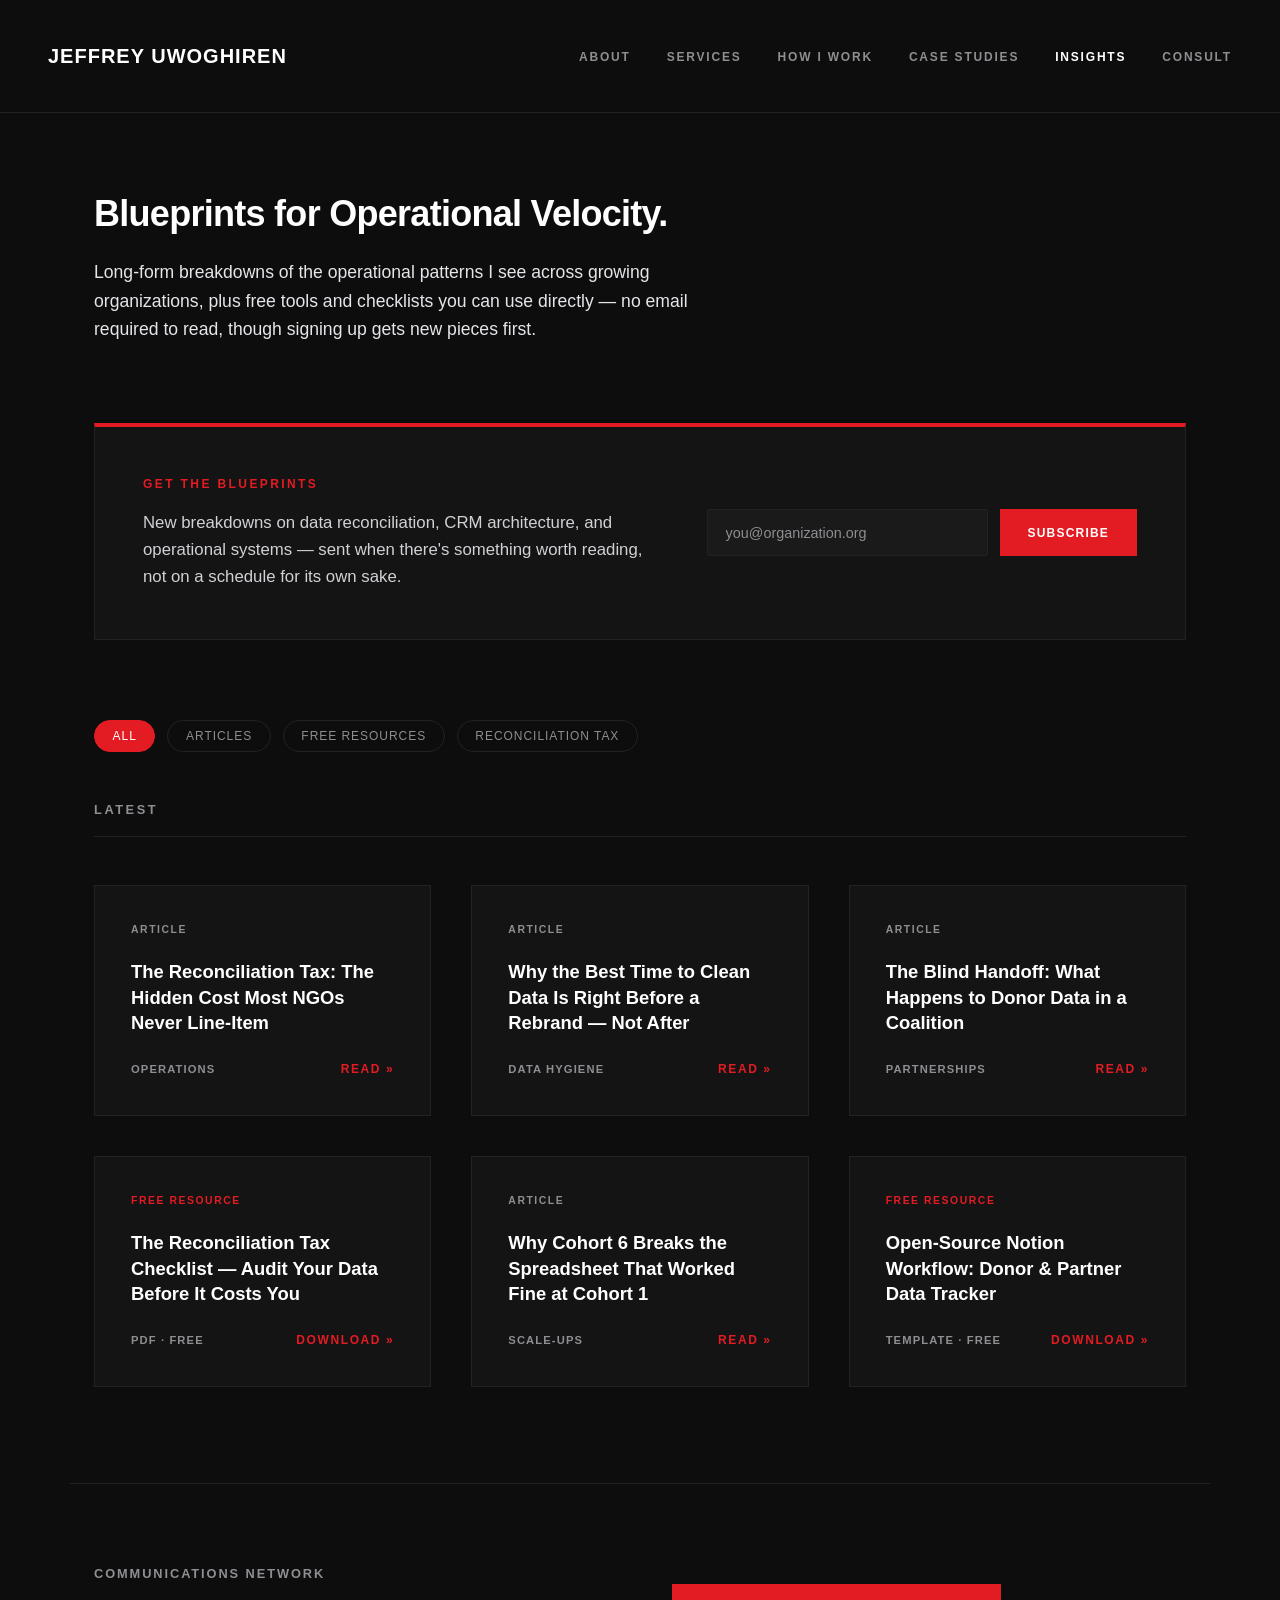
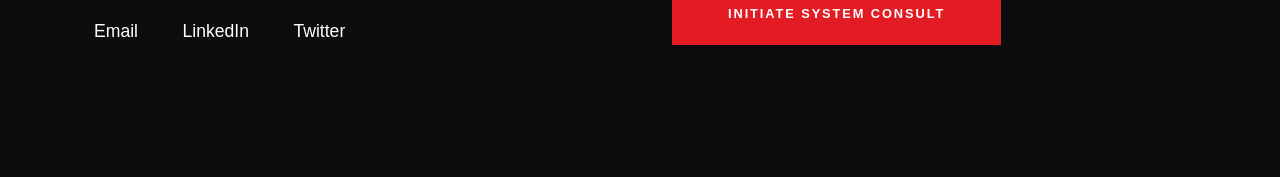
<file: insights.html>
<!DOCTYPE html>
<html lang="en-US">
<head>
    <meta charset="UTF-8">
    <meta name="viewport" content="width=device-width, initial-scale=1">
    <title>Insights & Resources — Jeffrey Uwoghiren</title>
    <link rel="stylesheet" href="style.css">
</head>
<body>

    <header class="site-header">
        <a href="index.html" class="brand-title">Jeffrey Uwoghiren</a>
        <ul class="main-navigation">
            <li><a href="about.html">About</a></li>
            <li><a href="services.html">Services</a></li>
            <li><a href="how-we-work.html">How I Work</a></li>
            <li><a href="case-studies.html">Case Studies</a></li>
            <li class="active"><a href="insights.html">Insights</a></li>
            <li><a href="index.html#consult">Consult</a></li>
        </ul>
    </header>

    <main class="page-container">

        <section>
            <div class="hero-banner-text">Blueprints for Operational Velocity.</div>
            <p class="hero-subtext">Long-form breakdowns of the operational patterns I see across growing organizations, plus free tools and checklists you can use directly — no email required to read, though signing up gets new pieces first.</p>
        </section>

        <!-- Newsletter Signup Panel -->
        <section class="newsletter-panel">
            <div>
                <h4>Get the Blueprints</h4>
                <p>New breakdowns on data reconciliation, CRM architecture, and operational systems — sent when there's something worth reading, not on a schedule for its own sake.</p>
            </div>
            <form class="newsletter-form" action="#" method="POST">
                <!-- Replace action="#" with your HubSpot form endpoint, matching the pattern used by the "Initiate System Consult" button in index.html -->
                <input type="email" name="email" placeholder="you@organization.org" required>
                <button type="submit">Subscribe</button>
            </form>
        </section>

        <!-- Filter Bar -->
        <section>
            <div class="filter-bar" id="filterBar">
                <button class="filter-pill active" data-filter="all">All</button>
                <button class="filter-pill" data-filter="article">Articles</button>
                <button class="filter-pill" data-filter="resource">Free Resources</button>
                <button class="filter-pill" data-filter="reconciliation-tax">Reconciliation Tax</button>
            </div>
        </section>

        <!-- Unified Content Grid -->
        <section id="case-documentation">
            <div class="section-header-label">Latest</div>
            <div class="insight-grid" id="insightGrid">

                <div class="insight-card" data-type="article" data-topic="reconciliation-tax">
                    <div>
                        <div class="card-type-tag type-article">Article</div>
                        <h3><a href="article-reconciliation-tax.html">The Reconciliation Tax: The Hidden Cost Most NGOs Never Line-Item</a></h3>
                    </div>
                    <div class="card-meta">
                        <span class="meta-context-tag">Operations</span>
                        <a href="article-reconciliation-tax.html" class="action-trigger-link">READ »</a>
                    </div>
                </div>

                <div class="insight-card" data-type="article" data-topic="reconciliation-tax">
                    <div>
                        <div class="card-type-tag type-article">Article</div>
                        <h3><a href="article-rebrand-data.html">Why the Best Time to Clean Data Is Right Before a Rebrand — Not After</a></h3>
                    </div>
                    <div class="card-meta">
                        <span class="meta-context-tag">Data Hygiene</span>
                        <a href="article-rebrand-data.html" class="action-trigger-link">READ »</a>
                    </div>
                </div>

                <div class="insight-card" data-type="article" data-topic="reconciliation-tax">
                    <div>
                        <div class="card-type-tag type-article">Article</div>
                        <h3><a href="article-coalition-handoff.html">The Blind Handoff: What Happens to Donor Data in a Coalition</a></h3>
                    </div>
                    <div class="card-meta">
                        <span class="meta-context-tag">Partnerships</span>
                        <a href="article-coalition-handoff.html" class="action-trigger-link">READ »</a>
                    </div>
                </div>

                <div class="insight-card" data-type="resource" data-topic="reconciliation-tax">
                    <div>
                        <div class="card-type-tag type-resource">Free Resource</div>
                        <h3><a href="resource-checklist.html">The Reconciliation Tax Checklist — Audit Your Data Before It Costs You</a></h3>
                    </div>
                    <div class="card-meta">
                        <span class="meta-context-tag">PDF · Free</span>
                        <a href="resource-checklist.html" class="action-trigger-link">DOWNLOAD »</a>
                    </div>
                </div>

                <div class="insight-card" data-type="article" data-topic="reconciliation-tax">
                    <div>
                        <div class="card-type-tag type-article">Article</div>
                        <h3><a href="article-cohort-scaling.html">Why Cohort 6 Breaks the Spreadsheet That Worked Fine at Cohort 1</a></h3>
                    </div>
                    <div class="card-meta">
                        <span class="meta-context-tag">Scale-Ups</span>
                        <a href="article-cohort-scaling.html" class="action-trigger-link">READ »</a>
                    </div>
                </div>

                <div class="insight-card" data-type="resource" data-topic="reconciliation-tax">
                    <div>
                        <div class="card-type-tag type-resource">Free Resource</div>
                        <h3><a href="resource-donor-tracker.html">Open-Source Notion Workflow: Donor & Partner Data Tracker</a></h3>
                    </div>
                    <div class="card-meta">
                        <span class="meta-context-tag">Template · Free</span>
                        <a href="resource-donor-tracker.html" class="action-trigger-link">DOWNLOAD »</a>
                    </div>
                </div>

            </div>
        </section>

    </main>

    <footer class="site-footer" id="consult">
        <div>
            <div class="footer-column-title">Communications Network</div>
            <div class="footer-directory-links">
                <a href="mailto:jeffreyuwoghiren@gmail.com">Email</a>
                <a href="https://www.linkedin.com/in/jeffrey-uwoghiren-63b48b378/" target="_blank">LinkedIn</a>
                <a href="https://x.com/Its_Imiefan" target="_blank">Twitter</a>
            </div>
        </div>
        <div class="footer-action-panel">
            <a href="https://2gney8.share-eu1.hsforms.com/2RWfmfgoYSVKW5AHld2Sk1Q" target="_blank" class="primary-action-button">Initiate System Consult</a>
        </div>
    </footer>

    <script>
        // Lightweight client-side filter — no framework needed
        const filterButtons = document.querySelectorAll('.filter-pill');
        const cards = document.querySelectorAll('.insight-card');

        filterButtons.forEach(btn => {
            btn.addEventListener('click', () => {
                filterButtons.forEach(b => b.classList.remove('active'));
                btn.classList.add('active');
                const filter = btn.dataset.filter;

                cards.forEach(card => {
                    const matches = filter === 'all' ||
                        card.dataset.type === filter ||
                        card.dataset.topic === filter;
                    card.style.display = matches ? 'flex' : 'none';
                });
            });
        });
    </script>

</body>
</html>
</file>
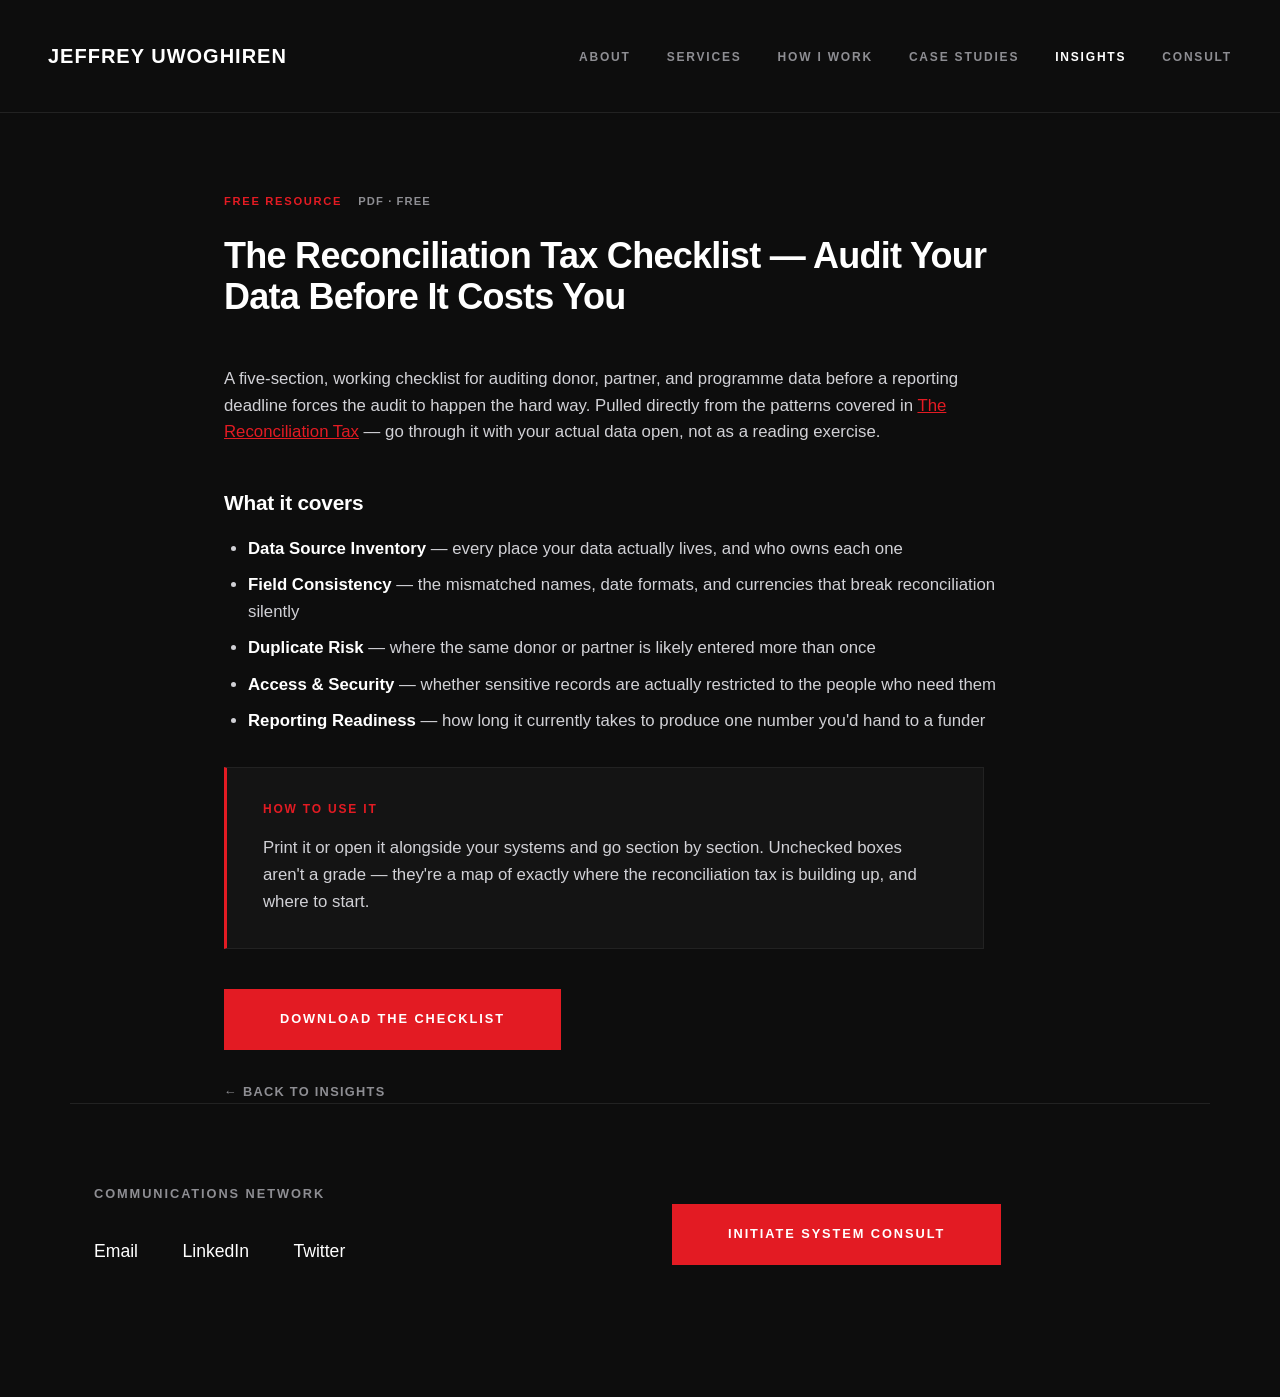
<file: resource-checklist.html>
<!DOCTYPE html>
<html lang="en-US">
<head>
    <meta charset="UTF-8">
    <meta name="viewport" content="width=device-width, initial-scale=1">
    <title>The Reconciliation Tax Checklist — Jeffrey Uwoghiren</title>
    <link rel="stylesheet" href="style.css">
</head>
<body>

    <header class="site-header">
        <a href="index.html" class="brand-title">Jeffrey Uwoghiren</a>
        <ul class="main-navigation">
            <li><a href="about.html">About</a></li>
            <li><a href="services.html">Services</a></li>
            <li><a href="how-we-work.html">How I Work</a></li>
            <li><a href="case-studies.html">Case Studies</a></li>
            <li class="active"><a href="insights.html">Insights</a></li>
            <li><a href="index.html#consult">Consult</a></li>
        </ul>
    </header>

    <main class="page-container narrow">

        <section style="margin-bottom: 3rem;">
            <div class="article-meta-row">
                <span class="article-type-tag">Free Resource</span>
                <span class="meta-context-tag">PDF · Free</span>
            </div>
            <div class="hero-banner-text">The Reconciliation Tax Checklist — Audit Your Data Before It Costs You</div>
        </section>

        <section class="article-body">
            <p>
                A five-section, working checklist for auditing donor, partner, and programme data before a reporting deadline forces the audit to happen the hard way. Pulled directly from the patterns covered in <a href="article-reconciliation-tax.html" style="color: var(--toe-red);">The Reconciliation Tax</a> — go through it with your actual data open, not as a reading exercise.
            </p>

            <h2>What it covers</h2>
            <ul>
                <li><strong>Data Source Inventory</strong> — every place your data actually lives, and who owns each one</li>
                <li><strong>Field Consistency</strong> — the mismatched names, date formats, and currencies that break reconciliation silently</li>
                <li><strong>Duplicate Risk</strong> — where the same donor or partner is likely entered more than once</li>
                <li><strong>Access & Security</strong> — whether sensitive records are actually restricted to the people who need them</li>
                <li><strong>Reporting Readiness</strong> — how long it currently takes to produce one number you'd hand to a funder</li>
            </ul>

            <div class="article-checklist-box">
                <h4>How to use it</h4>
                <p style="margin-bottom: 0; max-width: none;">Print it or open it alongside your systems and go section by section. Unchecked boxes aren't a grade — they're a map of exactly where the reconciliation tax is building up, and where to start.</p>
            </div>

            <div style="margin-top: 2.5rem;">
                <!--
                    INTERIM: downloads directly from this repo (/downloads/reconciliation-tax-checklist.pdf)
                    since HubSpot isn't wired up yet — no email capture happening on this link right now.
                    Once the HubSpot form + workflow exist, replace the href below with the HubSpot share
                    link (same pattern as "Initiate System Consult" in the footer) so this becomes a gated
                    download instead. The file can keep living in /downloads/ either way — the HubSpot
                    workflow email can link straight to it, no need to also upload it to HubSpot File Manager.
                -->
                <a href="downloads/reconciliation-tax-checklist.pdf" download class="primary-action-button">Download the Checklist</a>
            </div>

            <a href="insights.html" class="back-to-insights">← Back to Insights</a>
        </section>

    </main>

    <footer class="site-footer" id="consult">
        <div>
            <div class="footer-column-title">Communications Network</div>
            <div class="footer-directory-links">
                <a href="mailto:jeffreyuwoghiren@gmail.com">Email</a>
                <a href="https://www.linkedin.com/in/jeffrey-uwoghiren-63b48b378/" target="_blank">LinkedIn</a>
                <a href="https://x.com/Its_Imiefan" target="_blank">Twitter</a>
            </div>
        </div>
        <div class="footer-action-panel">
            <a href="https://2gney8.share-eu1.hsforms.com/2RWfmfgoYSVKW5AHld2Sk1Q" target="_blank" class="primary-action-button">Initiate System Consult</a>
        </div>
    </footer>

</body>
</html>
</file>
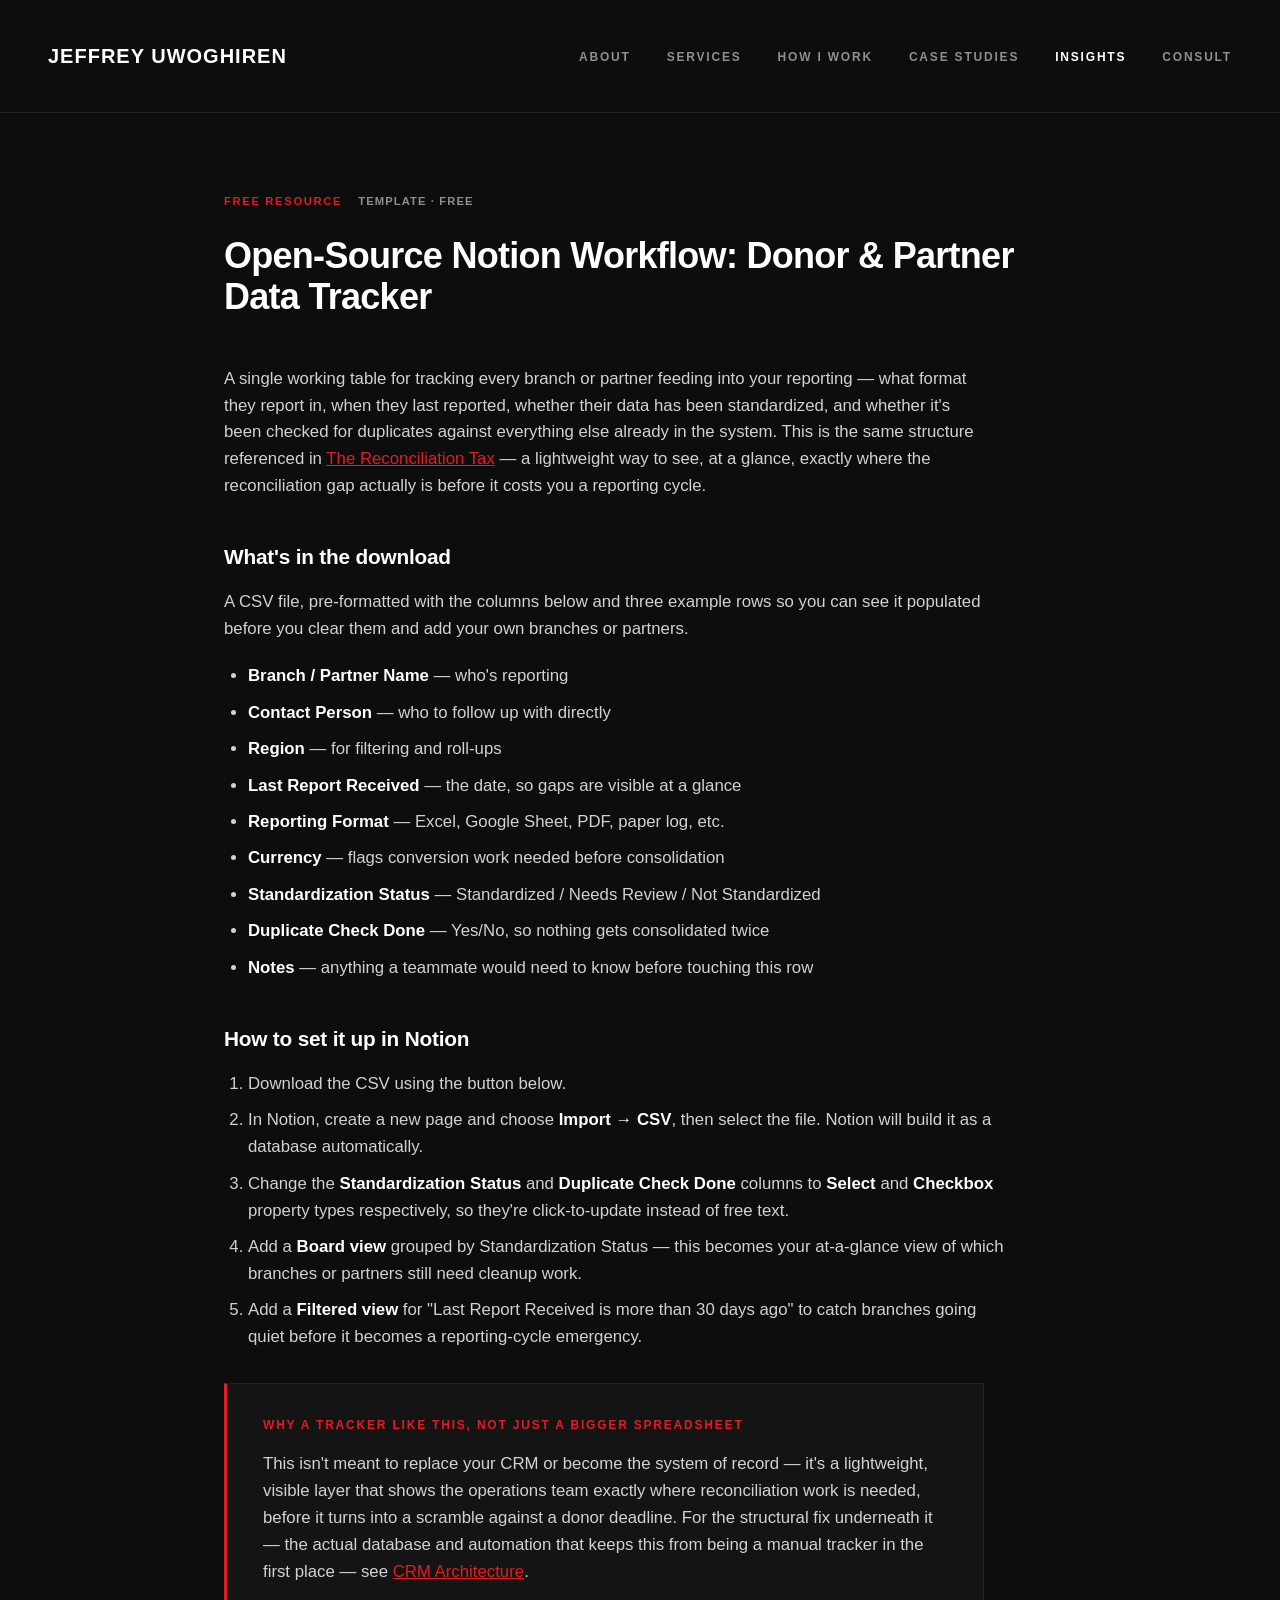
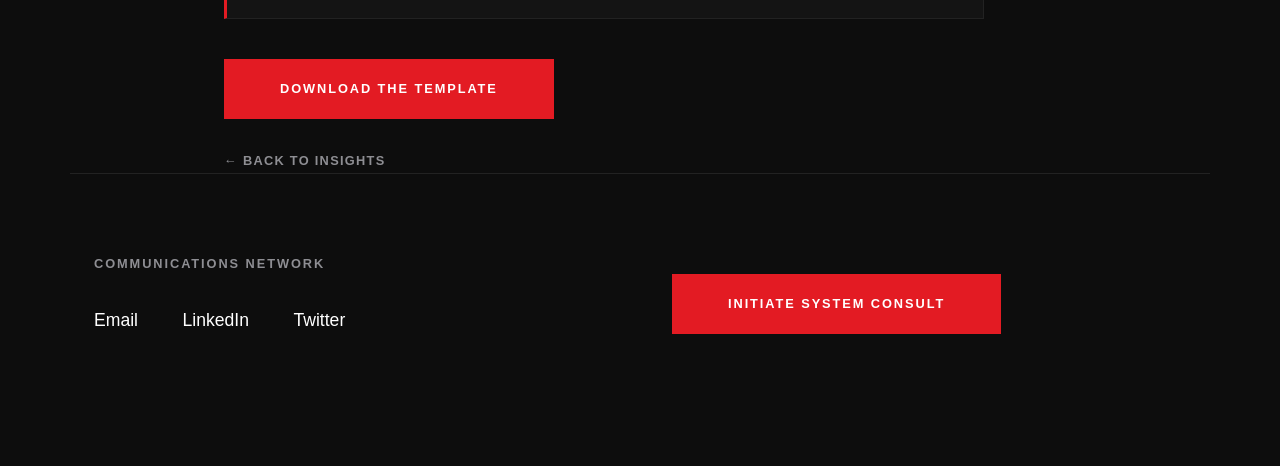
<file: resource-donor-tracker.html>
<!DOCTYPE html>
<html lang="en-US">
<head>
    <meta charset="UTF-8">
    <meta name="viewport" content="width=device-width, initial-scale=1">
    <title>Donor & Partner Data Tracker — Jeffrey Uwoghiren</title>
    <link rel="stylesheet" href="style.css">
</head>
<body>

    <header class="site-header">
        <a href="index.html" class="brand-title">Jeffrey Uwoghiren</a>
        <ul class="main-navigation">
            <li><a href="about.html">About</a></li>
            <li><a href="services.html">Services</a></li>
            <li><a href="how-we-work.html">How I Work</a></li>
            <li><a href="case-studies.html">Case Studies</a></li>
            <li class="active"><a href="insights.html">Insights</a></li>
            <li><a href="index.html#consult">Consult</a></li>
        </ul>
    </header>

    <main class="page-container narrow">

        <section style="margin-bottom: 3rem;">
            <div class="article-meta-row">
                <span class="article-type-tag">Free Resource</span>
                <span class="meta-context-tag">Template · Free</span>
            </div>
            <div class="hero-banner-text">Open-Source Notion Workflow: Donor & Partner Data Tracker</div>
        </section>

        <section class="article-body">
            <p>
                A single working table for tracking every branch or partner feeding into your reporting — what format they report in, when they last reported, whether their data has been standardized, and whether it's been checked for duplicates against everything else already in the system. This is the same structure referenced in <a href="article-reconciliation-tax.html" style="color: var(--toe-red);">The Reconciliation Tax</a> — a lightweight way to see, at a glance, exactly where the reconciliation gap actually is before it costs you a reporting cycle.
            </p>

            <h2>What's in the download</h2>
            <p>
                A CSV file, pre-formatted with the columns below and three example rows so you can see it populated before you clear them and add your own branches or partners.
            </p>
            <ul>
                <li><strong>Branch / Partner Name</strong> — who's reporting</li>
                <li><strong>Contact Person</strong> — who to follow up with directly</li>
                <li><strong>Region</strong> — for filtering and roll-ups</li>
                <li><strong>Last Report Received</strong> — the date, so gaps are visible at a glance</li>
                <li><strong>Reporting Format</strong> — Excel, Google Sheet, PDF, paper log, etc.</li>
                <li><strong>Currency</strong> — flags conversion work needed before consolidation</li>
                <li><strong>Standardization Status</strong> — Standardized / Needs Review / Not Standardized</li>
                <li><strong>Duplicate Check Done</strong> — Yes/No, so nothing gets consolidated twice</li>
                <li><strong>Notes</strong> — anything a teammate would need to know before touching this row</li>
            </ul>

            <h2>How to set it up in Notion</h2>
            <ol>
                <li>Download the CSV using the button below.</li>
                <li>In Notion, create a new page and choose <strong>Import → CSV</strong>, then select the file. Notion will build it as a database automatically.</li>
                <li>Change the <strong>Standardization Status</strong> and <strong>Duplicate Check Done</strong> columns to <strong>Select</strong> and <strong>Checkbox</strong> property types respectively, so they're click-to-update instead of free text.</li>
                <li>Add a <strong>Board view</strong> grouped by Standardization Status — this becomes your at-a-glance view of which branches or partners still need cleanup work.</li>
                <li>Add a <strong>Filtered view</strong> for "Last Report Received is more than 30 days ago" to catch branches going quiet before it becomes a reporting-cycle emergency.</li>
            </ol>

            <div class="article-checklist-box">
                <h4>Why a tracker like this, not just a bigger spreadsheet</h4>
                <p style="margin-bottom: 0; max-width: none;">This isn't meant to replace your CRM or become the system of record — it's a lightweight, visible layer that shows the operations team exactly where reconciliation work is needed, before it turns into a scramble against a donor deadline. For the structural fix underneath it — the actual database and automation that keeps this from being a manual tracker in the first place — see <a href="services.html" style="color: var(--toe-red);">CRM Architecture</a>.</p>
            </div>

            <div style="margin-top: 2.5rem;">
                <!--
                    INTERIM: downloads directly from this repo (/downloads/donor-partner-tracker-template.csv)
                    since HubSpot isn't wired up yet — no email capture happening on this link right now.
                    Once the HubSpot form + workflow exist, replace the href below with the HubSpot share
                    link (same pattern as "Initiate System Consult" in the footer) so this becomes a gated
                    download instead. The file can keep living in /downloads/ either way — the HubSpot
                    workflow email can link straight to it, no need to also upload it to HubSpot File Manager.
                -->
                <a href="downloads/donor-partner-tracker-template.csv" download class="primary-action-button">Download the Template</a>
            </div>

            <a href="insights.html" class="back-to-insights">← Back to Insights</a>
        </section>

    </main>

    <footer class="site-footer" id="consult">
        <div>
            <div class="footer-column-title">Communications Network</div>
            <div class="footer-directory-links">
                <a href="mailto:jeffreyuwoghiren@gmail.com">Email</a>
                <a href="https://www.linkedin.com/in/jeffrey-uwoghiren-63b48b378/" target="_blank">LinkedIn</a>
                <a href="https://x.com/Its_Imiefan" target="_blank">Twitter</a>
            </div>
        </div>
        <div class="footer-action-panel">
            <a href="https://2gney8.share-eu1.hsforms.com/2RWfmfgoYSVKW5AHld2Sk1Q" target="_blank" class="primary-action-button">Initiate System Consult</a>
        </div>
    </footer>

</body>
</html>
</file>
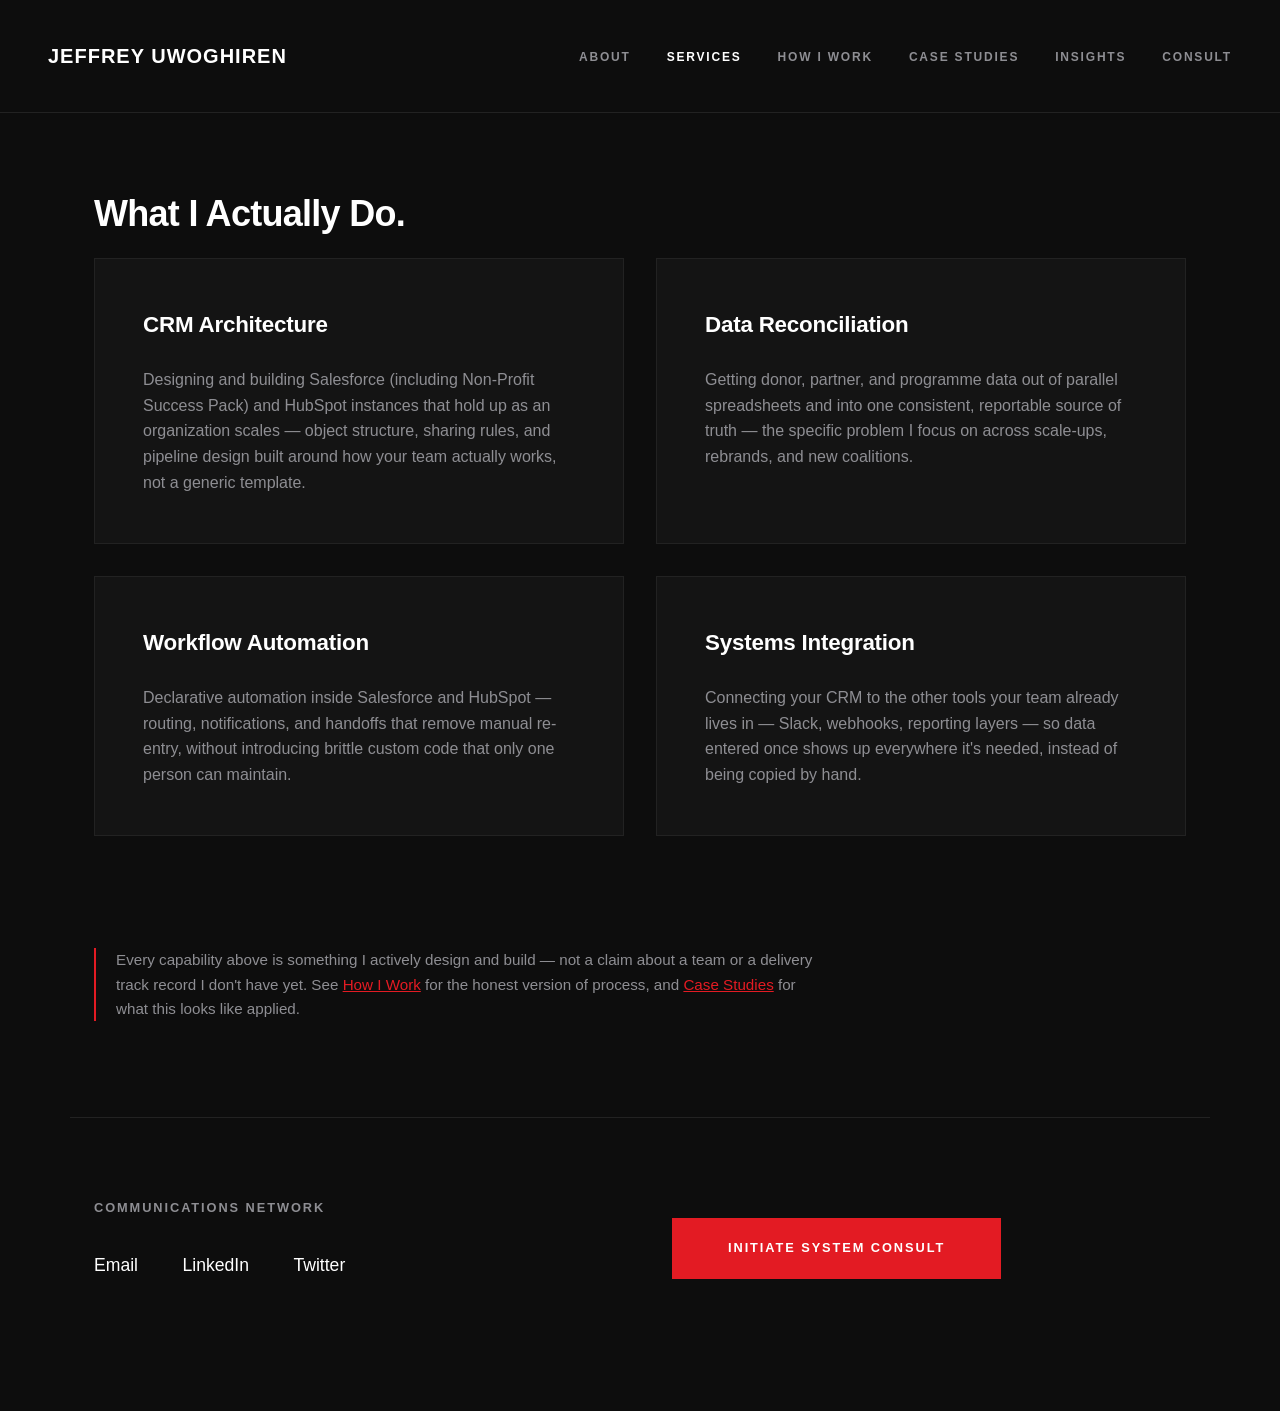
<file: services.html>
<!DOCTYPE html>
<html lang="en-US">
<head>
    <meta charset="UTF-8">
    <meta name="viewport" content="width=device-width, initial-scale=1">
    <title>Services — Jeffrey Uwoghiren</title>
    <link rel="stylesheet" href="style.css">
</head>
<body>

    <header class="site-header">
        <a href="index.html" class="brand-title">Jeffrey Uwoghiren</a>
        <ul class="main-navigation">
            <li><a href="about.html">About</a></li>
            <li class="active"><a href="services.html">Services</a></li>
            <li><a href="how-we-work.html">How I Work</a></li>
            <li><a href="case-studies.html">Case Studies</a></li>
            <li><a href="insights.html">Insights</a></li>
            <li><a href="index.html#consult">Consult</a></li>
        </ul>
    </header>

    <main class="page-container">

        <section>
            <div class="hero-banner-text">What I Actually Do.</div>
        </section>

        <section class="framework-matrix-grid">

            <div class="matrix-box">
                <h3>CRM Architecture</h3>
                <p>Designing and building Salesforce (including Non-Profit Success Pack) and HubSpot instances that hold up as an organization scales — object structure, sharing rules, and pipeline design built around how your team actually works, not a generic template.</p>
            </div>

            <div class="matrix-box">
                <h3>Data Reconciliation</h3>
                <p>Getting donor, partner, and programme data out of parallel spreadsheets and into one consistent, reportable source of truth — the specific problem I focus on across scale-ups, rebrands, and new coalitions.</p>
            </div>

            <div class="matrix-box">
                <h3>Workflow Automation</h3>
                <p>Declarative automation inside Salesforce and HubSpot — routing, notifications, and handoffs that remove manual re-entry, without introducing brittle custom code that only one person can maintain.</p>
            </div>

            <div class="matrix-box">
                <h3>Systems Integration</h3>
                <p>Connecting your CRM to the other tools your team already lives in — Slack, webhooks, reporting layers — so data entered once shows up everywhere it's needed, instead of being copied by hand.</p>
            </div>

        </section>

        <div class="page-intro-note" style="margin-bottom: 6rem;">
            Every capability above is something I actively design and build — not a claim about a team or a delivery track record I don't have yet. See <a href="how-we-work.html" style="color: var(--toe-red);">How I Work</a> for the honest version of process, and <a href="case-studies.html" style="color: var(--toe-red);">Case Studies</a> for what this looks like applied.
        </div>

    </main>

    <footer class="site-footer" id="consult">
        <div>
            <div class="footer-column-title">Communications Network</div>
            <div class="footer-directory-links">
                <a href="mailto:jeffreyuwoghiren@gmail.com">Email</a>
                <a href="https://www.linkedin.com/in/jeffrey-uwoghiren-63b48b378/" target="_blank">LinkedIn</a>
                <a href="https://x.com/Its_Imiefan" target="_blank">Twitter</a>
            </div>
        </div>
        <div class="footer-action-panel">
            <a href="https://2gney8.share-eu1.hsforms.com/2RWfmfgoYSVKW5AHld2Sk1Q" target="_blank" class="primary-action-button">Initiate System Consult</a>
        </div>
    </footer>

</body>
</html>
</file>
<file: style.css>
/* ==========================================================================
   JEFFREY UWOGHIREN — SITE-WIDE STYLESHEET
   Tony Elumelu editorial system. Shared across every page.
   Structure follows site_map_v2_horizon1.md.
   ========================================================================== */

:root {
    --global-bg: #0d0d0d;
    --content-bg: #141414;
    --text-primary: #ffffff;
    --text-muted: #8e8e93;
    --toe-red: #e31b23;
    --grid-border: #222222;
    --site-max-width: 1140px;
}

* { box-sizing: border-box; margin: 0; padding: 0; }

body {
    font-family: -apple-system, BlinkMacSystemFont, "Segoe UI", Roboto, Helvetica, Arial, sans-serif;
    background-color: var(--global-bg);
    color: var(--text-primary);
    line-height: 1.6;
    -webkit-font-smoothing: antialiased;
    overflow-x: hidden;
}

/* ---------- Header / Nav — true edge-to-edge, no side margins ---------- */
header.site-header {
    width: 100%;
    max-width: none;
    margin: 0;
    padding: 2.5rem 3rem;
    display: flex;
    justify-content: space-between;
    align-items: center;
    border-bottom: 1px solid var(--grid-border);
}

a.brand-title {
    font-size: 1.25rem;
    font-weight: 700;
    text-transform: uppercase;
    letter-spacing: 0.05em;
    color: var(--text-primary);
    text-decoration: none;
    white-space: nowrap;
    transition: color 0.2s ease;
}

a.brand-title:hover { color: var(--toe-red); }

.main-navigation { display: flex; list-style: none; gap: 2.25rem; }

.main-navigation a {
    color: var(--text-muted);
    text-decoration: none;
    font-size: 0.75rem;
    font-weight: 600;
    text-transform: uppercase;
    letter-spacing: 0.15em;
    transition: color 0.2s ease;
    white-space: nowrap;
}

.main-navigation a:hover,
.main-navigation li.active a { color: var(--text-primary); }

/* ---------- Container ---------- */
.page-container {
    max-width: var(--site-max-width);
    margin: 5rem auto 0 auto;
    padding: 0 1.5rem;
}

.page-container.narrow { max-width: 880px; }

/* ---------- Shared editorial display face ----------
   Same treatment for the hero name/tagline and every resized page heading
   (What I Actually Do / How I Work / Illustrative Projects). Bold, tight,
   condensed-feeling grotesque — matches the reference hero typography. */
.editorial-display {
    font-family: 'Helvetica Neue', -apple-system, BlinkMacSystemFont, Arial, sans-serif;
    font-weight: 800;
    letter-spacing: -0.02em;
}

/* ---------- Hero (text-only, used on interior pages) ---------- */
.hero-banner-text {
    font-family: 'Helvetica Neue', -apple-system, BlinkMacSystemFont, Arial, sans-serif;
    font-size: 2.25rem;
    font-weight: 800;
    line-height: 1.15;
    letter-spacing: -0.02em;
    margin-bottom: 1.5rem;
    max-width: 960px;
}

.hero-subtext {
    font-size: 1.1rem;
    color: #e5e5ea;
    font-weight: 300;
    max-width: 640px;
    margin-bottom: 5rem;
}

/* ---------- Full-bleed Home hero — edge to edge, name/tagline overlaid ---------- */
.home-hero {
    position: relative;
    left: 50%;
    right: 50%;
    margin-left: -50vw;
    margin-right: -50vw;
    width: 100vw;
    min-height: 640px;
    background-color: var(--content-bg);
    background-image:
        linear-gradient(180deg, rgba(13,13,13,0.05) 0%, rgba(13,13,13,0.75) 100%),
        url('Hero.jpg');
    background-size: cover;
    background-position: center;
    display: flex;
    align-items: flex-end;
    margin-bottom: 6rem;
    /* light edges — soft inner glow instead of a hard frame/border */
    box-shadow: inset 0 0 140px rgba(255,255,255,0.06);
}

.home-hero-overlay {
    padding: 4rem 3rem 4.5rem 3rem;
    max-width: 780px;
}

.home-hero-overlay h1 {
    font-family: 'Helvetica Neue', -apple-system, BlinkMacSystemFont, Arial, sans-serif;
    font-size: 1.9rem;
    font-weight: 800;
    letter-spacing: -0.02em;
    line-height: 1.1;
    margin-bottom: 0.85rem;
}

.home-hero-overlay p {
    font-size: 0.9rem;
    font-weight: 300;
    color: #e5e5ea;
    max-width: 420px;
}

/* Slide-in on page load/refresh */
.hero-slide-in {
    opacity: 0;
    transform: translateY(24px);
    animation: heroSlideIn 3s cubic-bezier(0.16, 1, 0.3, 1) forwards;
}

.hero-slide-in-1,
.hero-slide-in-2 { animation-delay: 0.2s; }

@keyframes heroSlideIn {
    to {
        opacity: 1;
        transform: translateY(0);
    }
}

@media (prefers-reduced-motion: reduce) {
    .hero-slide-in {
        animation: none;
        opacity: 1;
        transform: none;
    }
}

@media (max-width: 960px) {
    .home-hero { min-height: 420px; }
    .home-hero-overlay { padding: 2.5rem 1.5rem 3rem 1.5rem; }
    .home-hero-overlay h1 { font-size: 1.6rem; }
}

/* ---------- Profile / About split ---------- */
.profile-split-wrapper {
    display: grid;
    grid-template-columns: 2fr 1fr;
    gap: 5rem;
    margin-bottom: 7rem;
    align-items: start;
}

.profile-narrative p {
    font-size: 1.1rem;
    color: #e5e5ea;
    margin-bottom: 2rem;
    font-weight: 300;
    text-align: justify;
}

.profile-narrative strong { font-weight: 600; color: var(--text-primary); }

.headshot-frame { margin-bottom: 2rem; overflow: hidden; }

.headshot-frame img {
    width: 100%;
    height: auto;
    display: block;
    border: 1px solid var(--grid-border);
}

.editorial-quote-card {
    background-color: var(--content-bg);
    border-top: 4px solid var(--toe-red);
    padding: 3rem 2rem;
}

.editorial-quote-card h4 {
    font-size: 0.75rem;
    text-transform: uppercase;
    letter-spacing: 0.2em;
    color: var(--toe-red);
    margin-bottom: 1.25rem;
}

.quote-content {
    font-style: italic;
    font-size: 1.15rem;
    line-height: 1.5;
    color: var(--text-primary);
}

/* ---------- Section labels ---------- */
.section-header-label {
    font-size: 0.8rem;
    font-weight: 700;
    text-transform: uppercase;
    letter-spacing: 0.2em;
    color: var(--text-muted);
    margin-bottom: 3rem;
    border-bottom: 1px solid var(--grid-border);
    padding-bottom: 1rem;
}

/* ---------- Generic matrix grid (Services / How I Work reuse this) ---------- */
.framework-matrix-grid {
    display: grid;
    grid-template-columns: repeat(2, 1fr);
    gap: 2rem;
    margin-bottom: 7rem;
}

.matrix-box {
    border: 1px solid var(--grid-border);
    background-color: var(--content-bg);
    padding: 3rem;
}

.matrix-box h3 {
    font-size: 1.4rem;
    font-weight: 700;
    margin-bottom: 1.5rem;
    letter-spacing: -0.01em;
}

.matrix-box p {
    font-size: 1rem;
    color: var(--text-muted);
    font-weight: 300;
}

.matrix-box ul { list-style: none; }

.matrix-box li {
    font-size: 1rem;
    color: var(--text-muted);
    margin-bottom: 0.8rem;
    position: relative;
    padding-left: 1.5rem;
}

.matrix-box li::before {
    content: "—";
    position: absolute;
    left: 0;
    color: var(--toe-red);
}

/* ---------- Ecosystem / infra summary bar ---------- */
.ecosystem-summary-panel {
    grid-column: span 2;
    border: 1px solid var(--grid-border);
    padding: 3rem;
    background: linear-gradient(180deg, #141414 0%, #0d0d0d 100%);
}

.ecosystem-summary-panel h4 {
    text-transform: uppercase;
    letter-spacing: 0.15em;
    font-size: 0.8rem;
    margin-bottom: 1.5rem;
    color: var(--toe-red);
}

.ecosystem-summary-panel p {
    font-size: 1.1rem;
    margin-bottom: 0.75rem;
    color: #d1d1d6;
}

/* ---------- Reconciliation Tax pattern panel ---------- */
.pattern-panel {
    border: 1px solid var(--grid-border);
    background-color: var(--content-bg);
    padding: 3.5rem;
    margin-bottom: 7rem;
    display: grid;
    grid-template-columns: 1.4fr 1fr;
    gap: 4rem;
    align-items: start;
}

.pattern-panel h3 {
    font-size: 1.75rem;
    font-weight: 700;
    letter-spacing: -0.01em;
    margin-bottom: 1.5rem;
}

.pattern-panel p {
    font-size: 1.05rem;
    color: #d1d1d6;
    font-weight: 300;
    margin-bottom: 1.25rem;
}

.pattern-signals h4 {
    font-size: 0.75rem;
    text-transform: uppercase;
    letter-spacing: 0.2em;
    color: var(--toe-red);
    margin-bottom: 1.25rem;
}

.pattern-signals ul { list-style: none; }

.pattern-signals li {
    font-size: 0.95rem;
    color: var(--text-muted);
    margin-bottom: 1rem;
    position: relative;
    padding-left: 1.5rem;
}

.pattern-signals li::before {
    content: "—";
    position: absolute;
    left: 0;
    color: var(--toe-red);
}

@media (max-width: 960px) {
    .pattern-panel { grid-template-columns: 1fr; gap: 2.5rem; }
}

/* ---------- Case Studies grid ---------- */
.showcase-grid-layout {
    display: grid;
    grid-template-columns: repeat(3, 1fr);
    gap: 2.5rem;
    margin-bottom: 8rem;
}

.showcase-item-card {
    border-bottom: 1px solid var(--grid-border);
    padding-bottom: 2.5rem;
    display: flex;
    flex-direction: column;
    justify-content: space-between;
}

.showcase-item-card h3 {
    font-size: 1.3rem;
    font-weight: 600;
    line-height: 1.45;
    margin-bottom: 2rem;
}

.showcase-item-card h3 a {
    color: var(--text-primary);
    text-decoration: none;
    transition: color 0.2s ease;
}

.showcase-item-card h3 a:hover { color: var(--text-muted); }

.showcase-item-meta {
    display: flex;
    align-items: center;
    justify-content: space-between;
}

.meta-context-tag {
    font-size: 0.7rem;
    text-transform: uppercase;
    letter-spacing: 0.1em;
    color: var(--text-muted);
    font-weight: 700;
}

.action-trigger-link {
    font-size: 0.75rem;
    text-transform: uppercase;
    letter-spacing: 0.1rem;
    color: var(--toe-red);
    text-decoration: none;
    font-weight: 700;
    transition: opacity 0.2s ease;
}

.action-trigger-link:hover { opacity: 0.8; }

/* Honesty label — used wherever content is illustrative, not a completed engagement */
.honest-flag {
    display: inline-block;
    font-size: 0.65rem;
    text-transform: uppercase;
    letter-spacing: 0.1em;
    font-weight: 700;
    color: var(--global-bg);
    background-color: var(--text-muted);
    padding: 0.3rem 0.7rem;
    margin-bottom: 1rem;
    border-radius: 2px;
}

.page-intro-note {
    font-size: 0.95rem;
    color: var(--text-muted);
    max-width: 720px;
    margin-bottom: 4rem;
    font-weight: 300;
    border-left: 2px solid var(--toe-red);
    padding-left: 1.25rem;
}

/* ---------- Newsletter panel ---------- */
.newsletter-panel {
    border: 1px solid var(--grid-border);
    background-color: var(--content-bg);
    border-top: 4px solid var(--toe-red);
    padding: 3rem;
    margin-bottom: 5rem;
    display: grid;
    grid-template-columns: 1.2fr 1fr;
    gap: 3rem;
    align-items: center;
}

.newsletter-panel h4 {
    font-size: 0.75rem;
    text-transform: uppercase;
    letter-spacing: 0.2em;
    color: var(--toe-red);
    margin-bottom: 1rem;
}

.newsletter-panel p {
    font-size: 1.05rem;
    color: #d1d1d6;
    font-weight: 300;
}

.newsletter-form { display: flex; gap: 0.75rem; }

.newsletter-form input[type="email"] {
    flex: 1;
    background: #1a1a1a;
    border: 1px solid var(--grid-border);
    color: var(--text-primary);
    padding: 0.9rem 1.1rem;
    font-size: 0.9rem;
    border-radius: 2px;
}

.newsletter-form input[type="email"]::placeholder { color: var(--text-muted); }

.newsletter-form button {
    background-color: var(--toe-red);
    color: var(--text-primary);
    border: none;
    padding: 0 1.75rem;
    font-weight: 700;
    text-transform: uppercase;
    font-size: 0.75rem;
    letter-spacing: 0.1em;
    cursor: pointer;
    transition: background-color 0.2s ease;
}

.newsletter-form button:hover { background-color: #be1218; }

@media (max-width: 720px) {
    .newsletter-panel { grid-template-columns: 1fr; }
    .newsletter-form { flex-direction: column; }
}

/* ---------- Filter pill bar (Insights) ---------- */
.filter-bar { display: flex; flex-wrap: wrap; gap: 0.75rem; margin-bottom: 3rem; }

.filter-pill {
    background: transparent;
    border: 1px solid var(--grid-border);
    color: var(--text-muted);
    padding: 0.5rem 1.1rem;
    font-size: 0.75rem;
    text-transform: uppercase;
    letter-spacing: 0.08em;
    border-radius: 20px;
    cursor: pointer;
    transition: all 0.2s ease;
}

.filter-pill:hover { border-color: var(--toe-red); color: var(--text-primary); }

.filter-pill.active {
    background-color: var(--toe-red);
    border-color: var(--toe-red);
    color: var(--text-primary);
}

/* ---------- Insights content grid ---------- */
.insight-grid {
    display: grid;
    grid-template-columns: repeat(3, 1fr);
    gap: 2.5rem;
    margin-bottom: 6rem;
}

.insight-card {
    border: 1px solid var(--grid-border);
    background-color: var(--content-bg);
    padding: 2.25rem;
    display: flex;
    flex-direction: column;
    justify-content: space-between;
    min-height: 220px;
}

.insight-card .card-type-tag {
    font-size: 0.65rem;
    text-transform: uppercase;
    letter-spacing: 0.15em;
    font-weight: 700;
    margin-bottom: 1.25rem;
}

.insight-card .card-type-tag.type-article { color: var(--text-muted); }
.insight-card .card-type-tag.type-resource { color: var(--toe-red); }

.insight-card h3 {
    font-size: 1.15rem;
    font-weight: 600;
    line-height: 1.4;
    margin-bottom: 1.5rem;
}

.insight-card h3 a {
    color: var(--text-primary);
    text-decoration: none;
    transition: color 0.2s ease;
}

.insight-card h3 a:hover { color: var(--text-muted); }

.insight-card .card-meta { display: flex; align-items: center; justify-content: space-between; }

/* ---------- Insight article pages ---------- */
.article-meta-row {
    display: flex;
    align-items: center;
    gap: 1rem;
    margin-bottom: 1.5rem;
}

.article-type-tag {
    font-size: 0.7rem;
    text-transform: uppercase;
    letter-spacing: 0.15em;
    font-weight: 700;
    color: var(--toe-red);
}

.article-body h2 {
    font-size: 1.3rem;
    font-weight: 700;
    letter-spacing: -0.01em;
    margin: 2.5rem 0 1rem;
}

.article-body p,
.article-body li {
    font-size: 1.05rem;
    color: #d1d1d6;
    font-weight: 300;
    margin-bottom: 1.25rem;
    max-width: 760px;
}

.article-body ul, .article-body ol { margin: 0 0 1.5rem 1.5rem; }
.article-body li { margin-bottom: 0.6rem; }
.article-body strong { color: var(--text-primary); font-weight: 600; }

.article-checklist-box {
    border: 1px solid var(--grid-border);
    background-color: var(--content-bg);
    border-left: 3px solid var(--toe-red);
    padding: 2rem 2.25rem;
    margin: 2rem 0 2.5rem;
    max-width: 760px;
}

.article-checklist-box h4 {
    font-size: 0.75rem;
    text-transform: uppercase;
    letter-spacing: 0.15em;
    color: var(--toe-red);
    margin-bottom: 1rem;
}

.back-to-insights {
    display: inline-block;
    margin-top: 2rem;
    color: var(--text-muted);
    text-decoration: none;
    font-size: 0.8rem;
    text-transform: uppercase;
    letter-spacing: 0.1em;
    font-weight: 600;
}

.back-to-insights:hover { color: var(--toe-red); }


footer.site-footer {
    max-width: var(--site-max-width);
    margin: 0 auto 7rem auto;
    border-top: 1px solid var(--grid-border);
    padding: 5rem 1.5rem 0 1.5rem;
    display: grid;
    grid-template-columns: 1fr 1fr;
    gap: 4rem;
}

.footer-column-title {
    font-size: 0.8rem;
    font-weight: 700;
    text-transform: uppercase;
    letter-spacing: 0.15em;
    color: var(--text-muted);
    margin-bottom: 2rem;
}

.footer-directory-links a {
    display: inline-block;
    color: var(--text-primary);
    text-decoration: none;
    font-size: 1.1rem;
    margin-bottom: 1.25rem;
    margin-right: 2.5rem;
    transition: color 0.2s ease;
}

.footer-directory-links a:hover { color: var(--toe-red); }

.footer-action-panel { display: flex; flex-direction: column; align-items: flex-start; justify-content: center; }

.primary-action-button {
    display: inline-block;
    background-color: var(--toe-red);
    color: var(--text-primary);
    text-decoration: none;
    padding: 1.25rem 3.5rem;
    font-weight: 700;
    text-transform: uppercase;
    letter-spacing: 0.15em;
    font-size: 0.8rem;
    transition: transform 0.2s ease, background-color 0.2s ease;
}

.primary-action-button:hover { background-color: #be1218; transform: translateY(-2px); }

/* ---------- Responsive ---------- */
@media (max-width: 960px) {
    .profile-split-wrapper, .framework-matrix-grid, .showcase-grid-layout,
    .insight-grid, footer.site-footer {
        grid-template-columns: 1fr;
        gap: 3.5rem;
    }
    .hero-banner-text { font-size: 1.85rem; }
    .ecosystem-summary-panel { grid-column: span 1; }
    .main-navigation { display: none; }
    header.site-header { padding: 2rem 1.5rem; }
}
</file>
